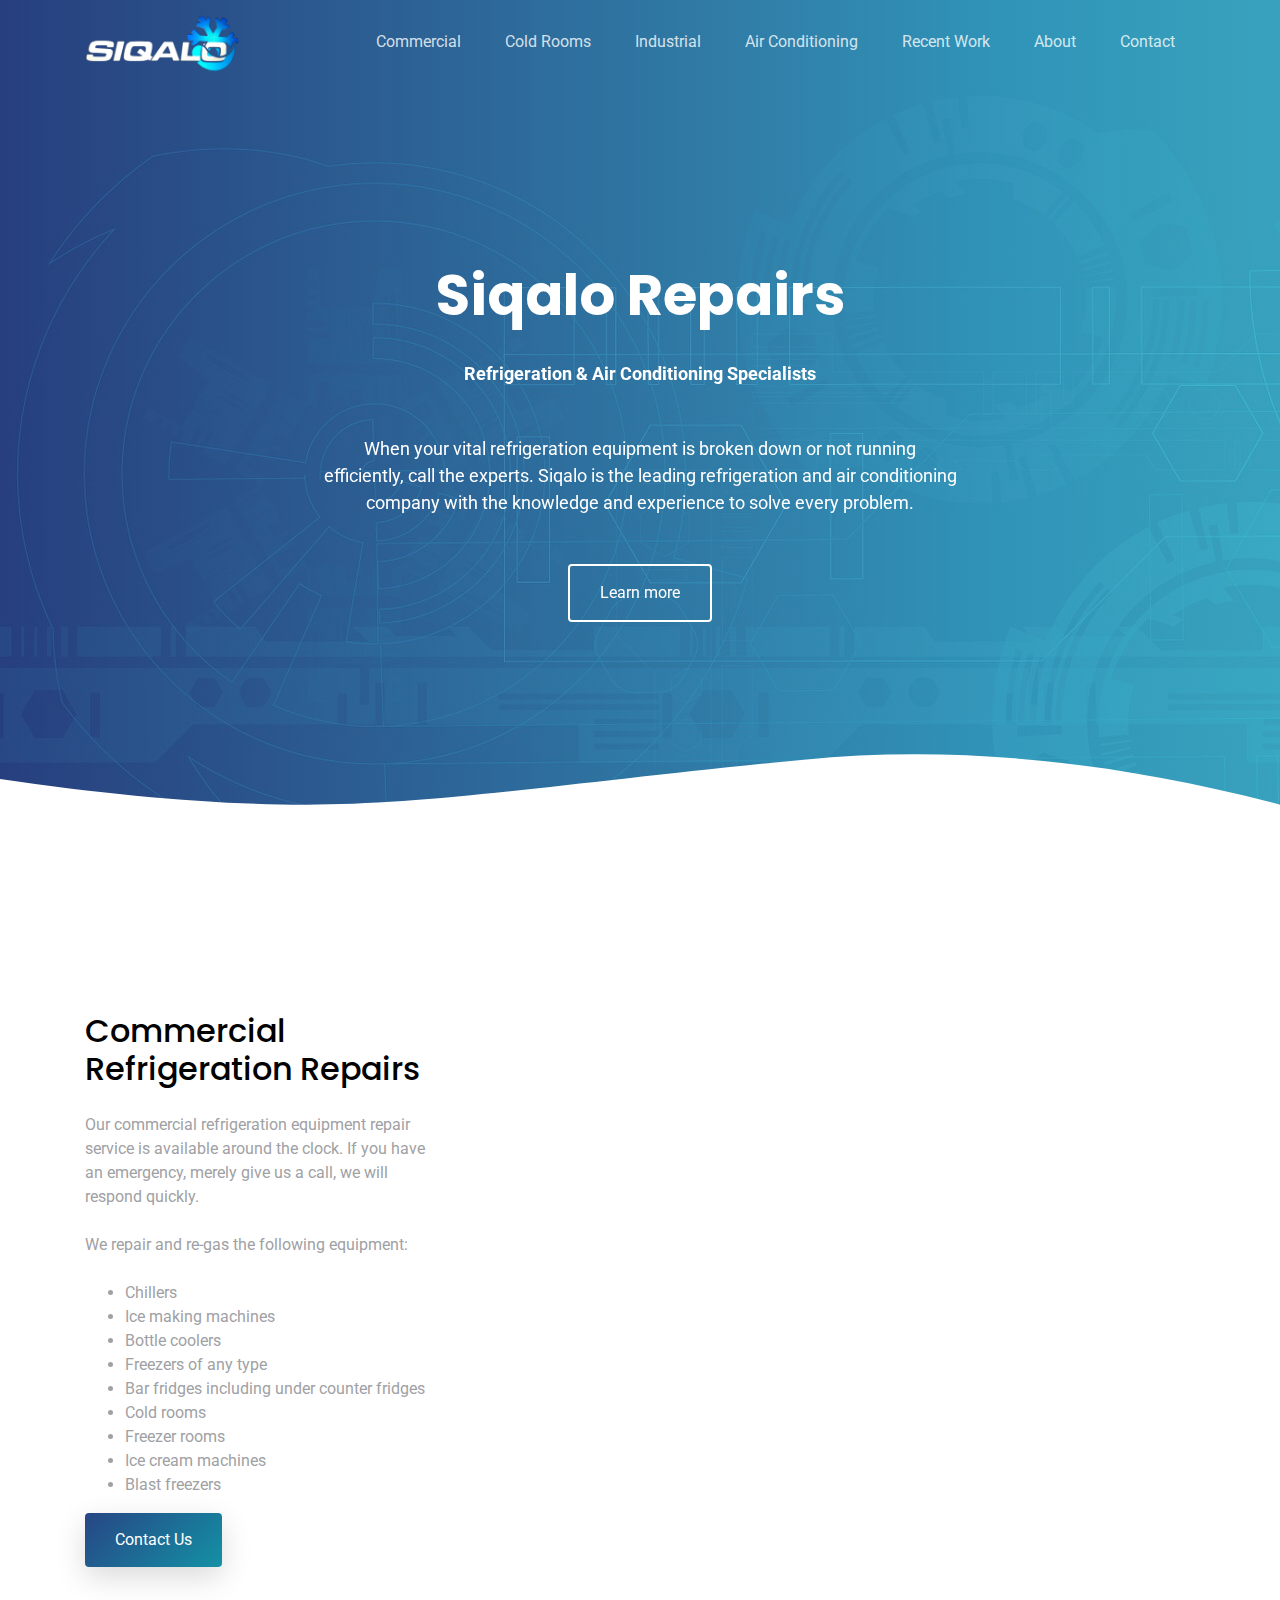
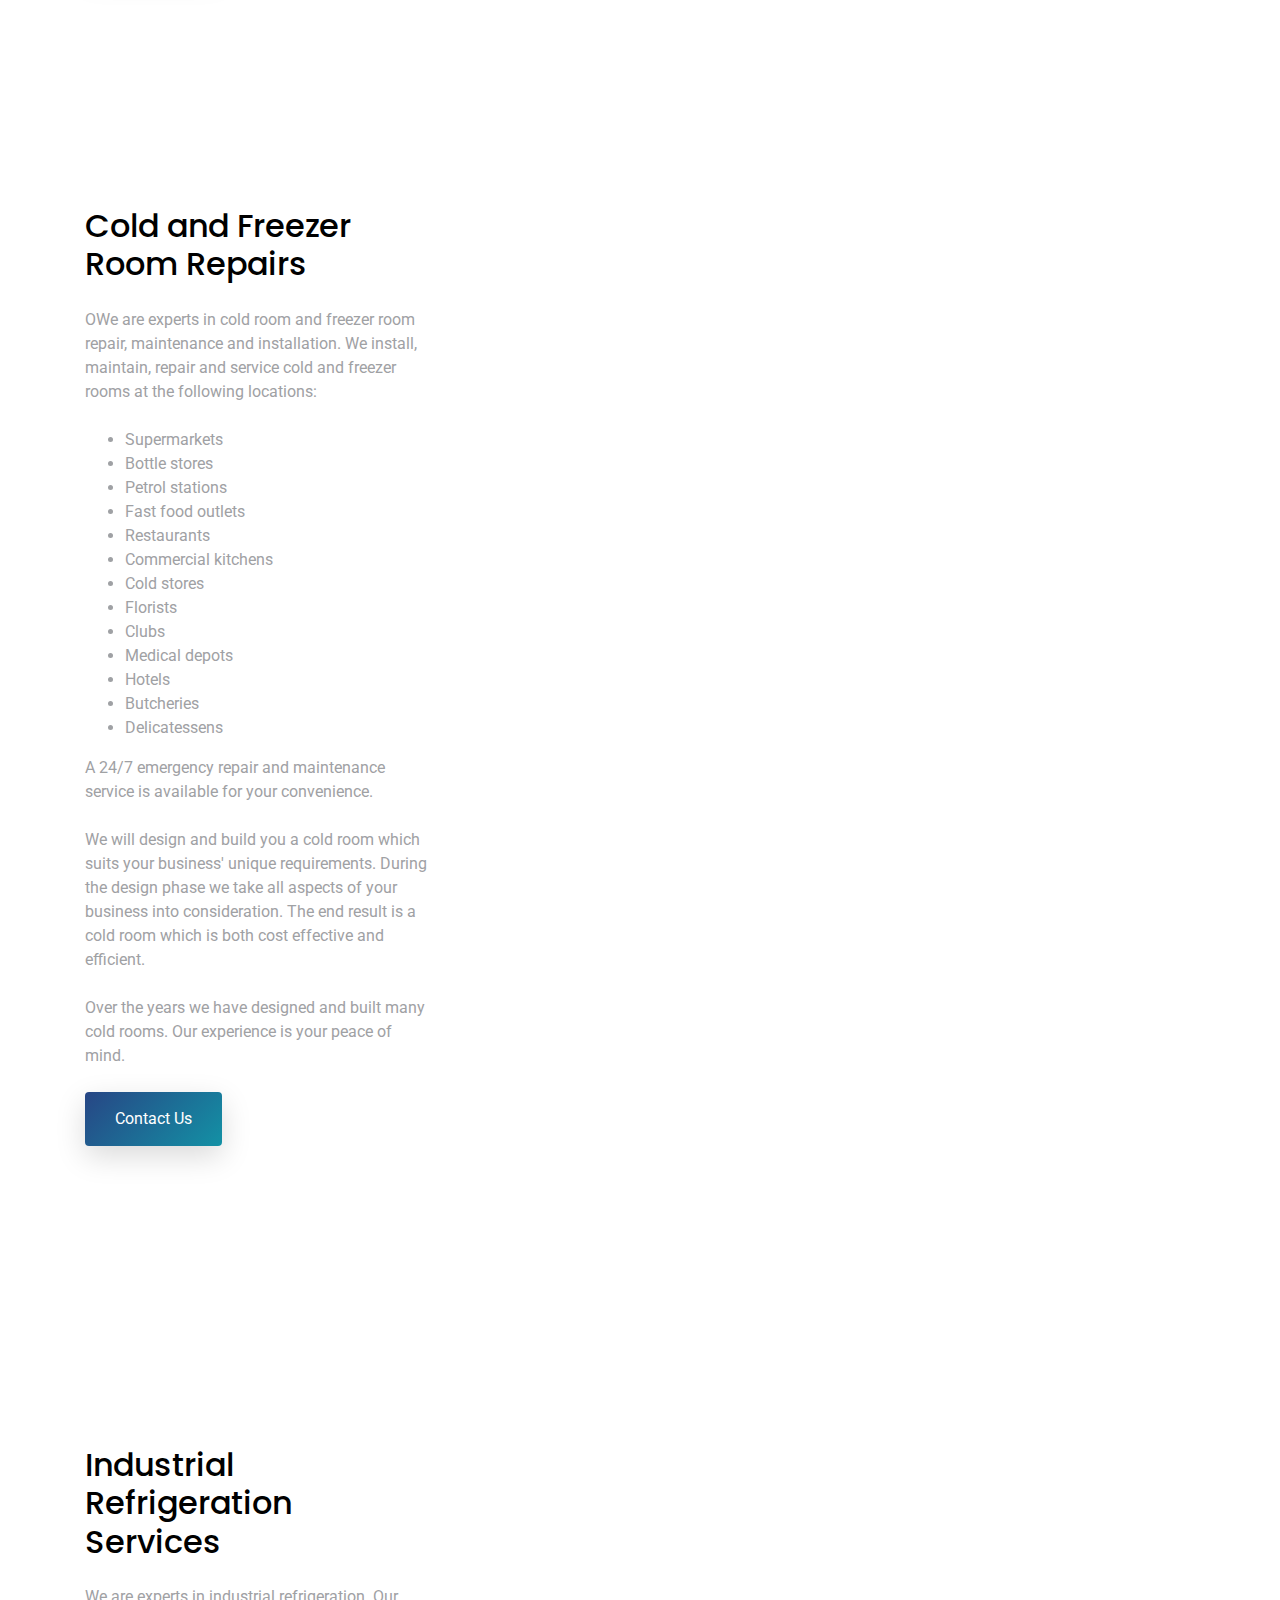
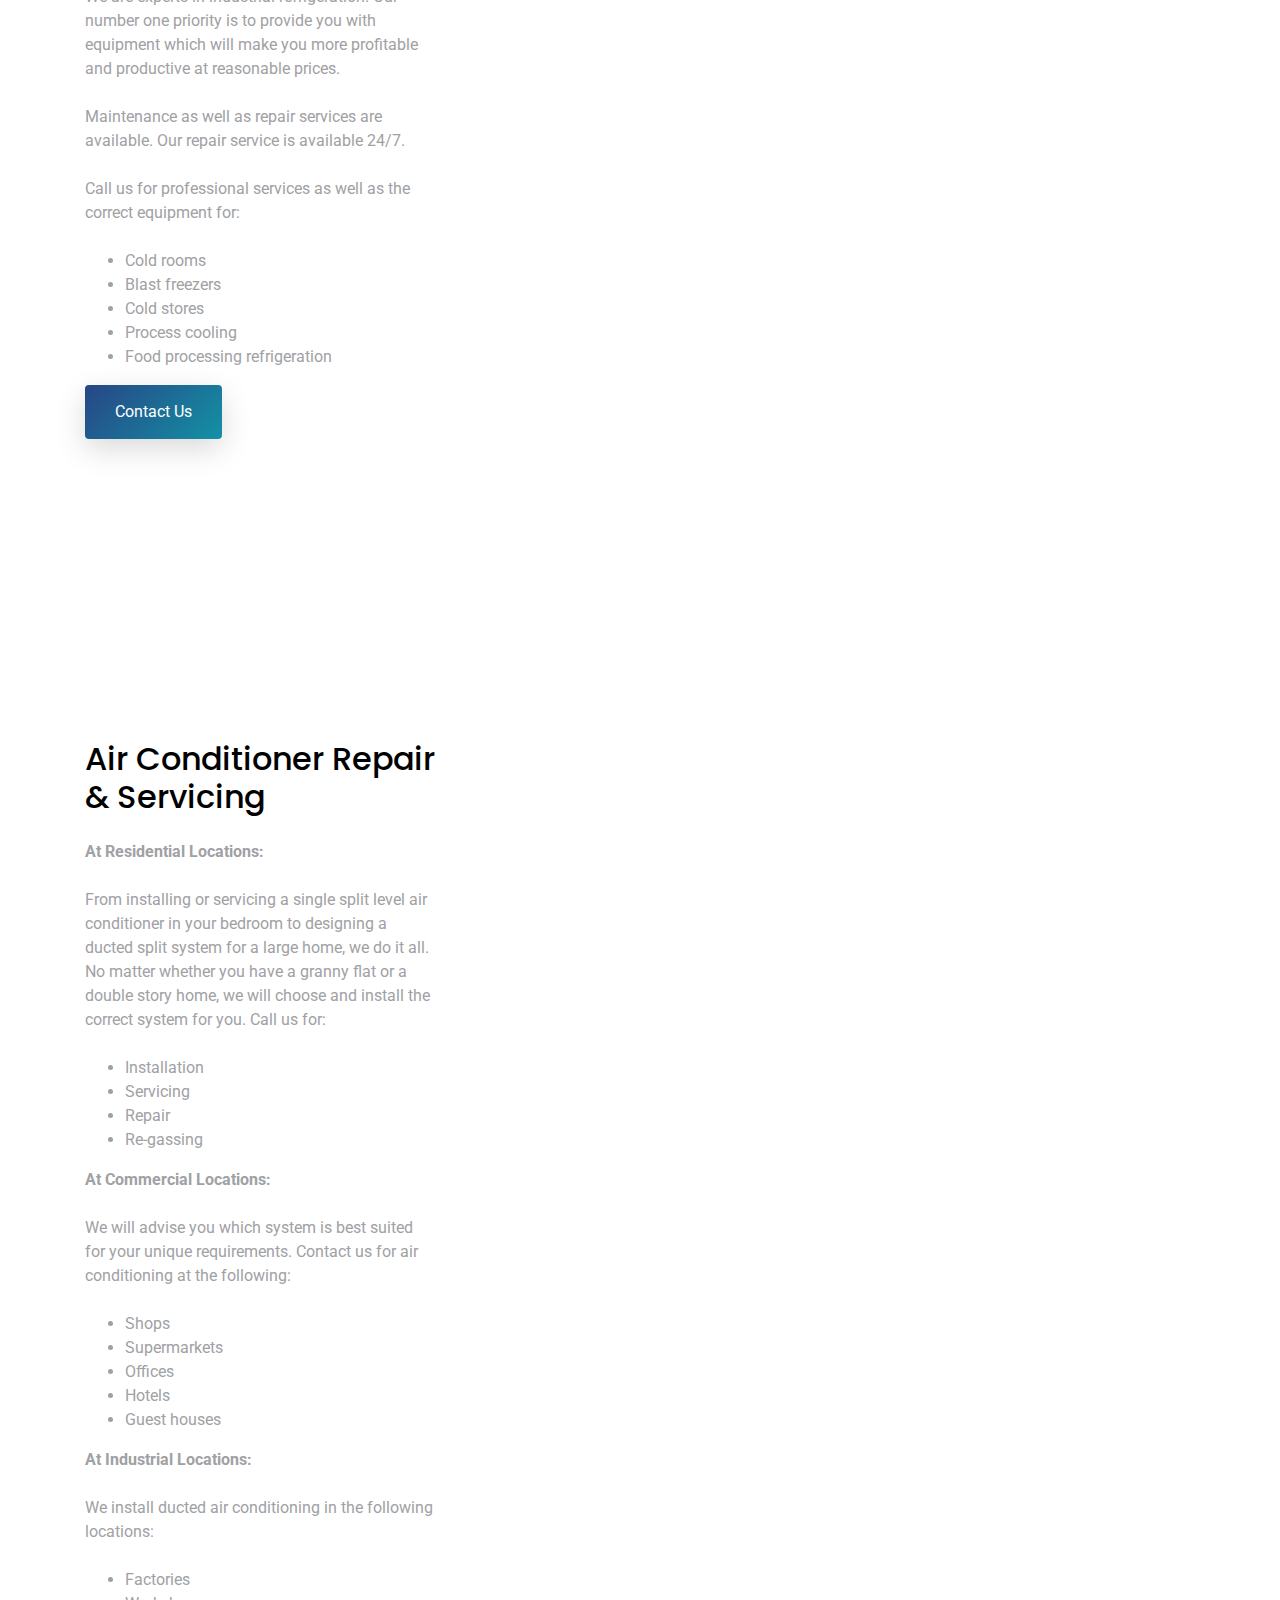
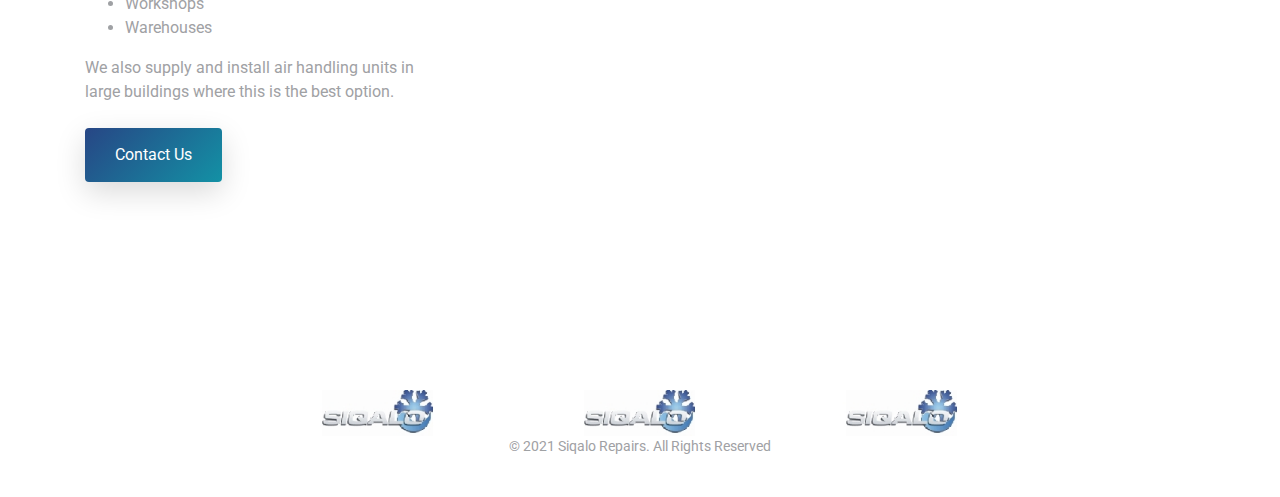
<file: index.html>
<!DOCTYPE html>
<html lang="en">

<head>
  <meta charset="utf-8">
  <meta name="viewport" content="width=device-width, initial-scale=1.0">

  <title> Siqalo Repairs Home </title>
  <meta content="" name="description">
  <meta content="" name="keywords">

  <!-- Favicons -->
  <link href="assets/img/favicon.ico" rel="icon">
  <link href="assets/img/apple-touch-icon.png" rel="apple-touch-icon">

  <!-- Google Fonts -->
  <link href="https://fonts.googleapis.com/css?family=Roboto:300,300i,400,400i,500,500i,600,600i,700,700i|Poppins:300,300i,400,400i,500,500i,600,600i,700,700i" rel="stylesheet">

  <!-- Vendor CSS Files -->
  <link href="assets/vendor/bootstrap/css/bootstrap.min.css" rel="stylesheet">
  <link href="assets/vendor/icofont/icofont.min.css" rel="stylesheet">
  <link href="assets/vendor/aos/aos.css" rel="stylesheet">
  <link href="assets/vendor/line-awesome/css/line-awesome.min.css" rel="stylesheet">
  <link href="assets/vendor/owl.carousel/assets/owl.carousel.min.css" rel="stylesheet">

  <!-- Template Main CSS File -->
  <link href="assets/css/style.css" rel="stylesheet">

  <!-- =======================================================
  * Template Name: SoftLand - v2.2.0
  * Template URL: https://bootstrapmade.com/softland-bootstrap-app-landing-page-template/
  * Author: BootstrapMade.com
  * License: https://bootstrapmade.com/license/
  ======================================================== -->
</head>

<body>

  <!-- ======= Mobile Menu ======= -->
  <div class="site-mobile-menu site-navbar-target">
    <div class="site-mobile-menu-header">
      <div class="site-mobile-menu-close mt-3">
        <span class="icofont-close js-menu-toggle"></span>
      </div>
    </div>
    <div class="site-mobile-menu-body"></div>
  </div>

  <!-- ======= Header ======= -->
  <header class="site-navbar js-sticky-header site-navbar-target" role="banner">

    <div class="container">
      <div class="row align-items-center">

        <div class="col-6 col-lg-2">
          <h1 class="mb-0 site-logo"><a href="index.html" class="mb-0">
            <img src="./assets/img/newLogo2.png" style="width:100%;"  >
          </a></h1>
        </div>

        <div class="col-12 col-md-10 d-none d-lg-block">
          <nav class="site-navigation position-relative text-right" role="navigation">

            <ul class="site-menu main-menu js-clone-nav mr-auto d-none d-lg-block">
              
              <li><a href="#Commercial" class="nav-link"> Commercial </a></li>
              <li><a href="#Cold" class="nav-link"> Cold Rooms </a></li>
              <li><a href="#Industrial" class="nav-link"> Industrial </a></li>
              <li><a href="#Air" class="nav-link"> Air Conditioning </a></li>
              <li><a href="work.html" class="nav-link"> Recent Work </a></li>
              <li><a href="pricing.html" class="nav-link"> About </a></li>
              <li><a href="contact.html" class="nav-link">Contact</a></li>
            </ul>
          </nav>
        </div>

        <div class="col-6 d-inline-block d-lg-none ml-md-0 py-3" style="position: relative; top: 3px;">

          <a href="#" class="burger site-menu-toggle js-menu-toggle" data-toggle="collapse" data-target="#main-navbar">
            <span></span>
          </a>
        </div>

      </div>
    </div>

  </header>

  <!-- ======= Hero Section ======= -->
  <section class="hero-section" id="hero">

    <div class="wave">

      <svg width="100%" height="355px" viewBox="0 0 1920 355" version="1.1" xmlns="http://www.w3.org/2000/svg" xmlns:xlink="http://www.w3.org/1999/xlink">
        <g id="Page-1" stroke="none" stroke-width="1" fill="none" fill-rule="evenodd">
          <g id="Apple-TV" transform="translate(0.000000, -402.000000)" fill="#FFFFFF">
            <path d="M0,439.134243 C175.04074,464.89273 327.944386,477.771974 458.710937,477.771974 C654.860765,477.771974 870.645295,442.632362 1205.9828,410.192501 C1429.54114,388.565926 1667.54687,411.092417 1920,477.771974 L1920,757 L1017.15166,757 L0,757 L0,439.134243 Z" id="Path"></path>
          </g>
        </g>
      </svg>

    </div>

    <div class="container">
      <div class="row align-items-center">
        <div class="col-12">
          <div class="row row justify-content-center">
            <div class="col-md-7 text-center hero-text">
              <h1 data-aos="fade-up"> Siqalo Repairs </h1>
              <p class="mb-5" data-aos="fade-up" data-aos-delay="100"> <strong> Refrigeration & Air Conditioning Specialists </strong> </p>
              <p class="mb-5" data-aos="fade-up" data-aos-delay="100"> When your vital refrigeration equipment is broken down or not running efficiently, call the experts. Siqalo is the leading refrigeration and air conditioning company with the knowledge and experience to solve every problem. </p>
              <p data-aos="fade-up" data-aos-delay="200" data-aos-offset="-500"><a href="#Commercial" class="btn btn-outline-white"> Learn more</a></p>
            </div>
            
          </div>
        </div>
      </div>
    </div>

  </section><!-- End Hero -->

  <main id="main">

    <!-- ======= Home Section ======= -->

    <a name="Commercial"></a> 
    <section class="section">
      <div class="container">
        <div class="row align-items-center">
          <div class="col-md-4 mr-auto">
            <h2 class="mb-4">Commercial Refrigeration Repairs</h2>
            <p class="mb-4">Our commercial refrigeration equipment repair service is available around the clock. If you have an emergency,
               merely give us a call, we will respond quickly.</p>
               <p class="mb-4">We repair and re-gas the following equipment:</p>
            <ul>
              <li>Chillers</li>
              <li>Ice making machines</li>
              <li>Bottle coolers</li>
              <li>Freezers of any type</li>
              <li>Bar fridges including under counter fridges</li>
              <li>Cold rooms</li>
              <li>Freezer rooms</li>
              <li>Ice cream machines</li>
              <li>Blast freezers</li>
            </ul>   
            <p><a href="./contact.html" class="btn btn-primary"> Contact Us </a></p>
          </div>
          <div class="col-md-8" data-aos="fade-left">
            <img src="assets/img/comm5.jpg" alt="Image" class="img-responsive" style="width:100%; height: 570px;" >  
          </div>
        </div>
      </div>
    </section>

    <a name="Cold"></a> 
    <section class="section">
      <div class="container">
        <div class="row align-items-center">
          <div class="col-md-4 mr-auto">
            <h2 class="mb-4">Cold and Freezer Room Repairs</h2>
            <p class="mb-4">OWe are experts in cold room and freezer room repair, maintenance and installation. 
              We install, maintain, repair and service cold and freezer rooms at the following locations:</p>
            <ul>
              <li>Supermarkets</li>
              <li>Bottle stores</li>
              <li>Petrol stations</li>
              <li>Fast food outlets</li>
              <li>Restaurants</li>
              <li>Commercial kitchens</li>
              <li>Cold stores</li>
              <li>Florists</li>
              <li>Clubs</li>
              <li>Medical depots</li>
              <li>Hotels</li>
              <li>Butcheries</li>
              <li>Delicatessens</li>
            </ul>   
            <p class="mb-4">A 24/7 emergency repair and maintenance service is available for your convenience.</p>
            <p class="mb-4">We will design and build you a cold room which suits your business' unique requirements.  During the design phase we take all aspects of your business into consideration. 
               The end result is a cold room which is both cost effective and efficient.</p>
            <p class="mb-4">Over the years we have designed and built many cold rooms.  Our experience is your peace of mind.</p>
            <p><a href="./contact.html" class="btn btn-primary"> Contact Us </a></p>
            
          </div>
          <div class="col-md-8" data-aos="fade-right">
            <img src="assets/img/cold5.jpg" alt="Image" class="img-responsive" style="width:100%;" >
          </div>
        </div>
      </div>
    </section>

    <a name="Industrial"></a> 
    <section class="section">
      <div class="container">
        <div class="row align-items-center">
          <div class="col-md-4 mr-auto">
            <h2 class="mb-4"> Industrial Refrigeration Services </h2>
            <p class="mb-4">We are experts in industrial refrigeration. 
               Our number one priority is to provide you with equipment which will make you more profitable and productive at reasonable prices.</p>
               <p class="mb-4">Maintenance as well as repair services are available.  Our repair service is available 24/7.</p>
               <p class="mb-4">Call us for professional services as well as the correct equipment for:</p>
            <ul>
              <li>Cold rooms</li>
              <li>Blast freezers</li>
              <li>Cold stores</li>
              <li>Process cooling</li>
              <li>Food processing refrigeration</li>
            </ul>   
            <p><a href="./contact.html" class="btn btn-primary"> Contact Us </a></p>
          </div>
          <div class="col-md-8" data-aos="fade-left">
            <img src="assets/img/ind5.jpg" alt="Image" class="img-responsive" style="width:100%;" >
          </div>
        </div>
      </div>
    </section>

    <a name="Air"></a> 
    <section class="section">
      <div class="container">
        <div class="row align-items-center">
          <div class="col-md-4 mr-auto">
            <h2 class="mb-4">Air Conditioner Repair & Servicing</h2>
            <p class="mb-4"> <strong> At Residential Locations:</strong></p>
            <p class="mb-4">From installing or servicing a single split level air conditioner in your bedroom to designing a ducted split system for a large home, we do it all. 
               No matter whether you have a granny flat or a double story home, we will choose and install the correct system for you. Call us for:</p>
               
            <ul>
              <li>Installation</li>
              <li>Servicing</li>
              <li>Repair</li>
              <li>Re-gassing</li>
            </ul>   
            <p class="mb-4"> <strong> At Commercial Locations:</strong></p>
            <p class="mb-4">We will advise you which system is best suited for your unique requirements.
                Contact us for air conditioning at the following:</p>
               
            <ul>
              <li>Shops</li>
              <li>Supermarkets</li>
              <li>Offices</li>
              <li>Hotels</li>
              <li>Guest houses</li>
            </ul>
            <p class="mb-4"> <strong> At Industrial Locations:</strong></p>
            <p class="mb-4">We install ducted air conditioning in the following locations:</p>
               
            <ul>
              <li>Factories</li>
              <li>Workshops</li>
              <li>Warehouses</li>
            </ul>
            <p class="mb-4">We also supply and install air handling units in large buildings where this is the best option.</p>
            <p><a href="./contact.html" class="btn btn-primary"> Contact Us </a></p>
            
          </div>
          <div class="col-md-8" data-aos="fade-right">
            <img src="assets/img/air5.jpg" alt="Image" class="img-responsive" style="width:100%;" >
          </div>
        </div>
      </div>
    </section>



  </main><!-- End #main -->

  
  <!-- ======= Footer ======= -->
  <footer class="footer" role="contentinfo">
    <img class="center" src="./assets/img/bottomlogo.jpg">
    <div class="container">
      <div class="row justify-content-center text-center">
        <div class="col-md-7">
          <p class="copyright">&copy; 2021 Siqalo Repairs. All Rights Reserved</p>
          <div class="credits">
            <!--
            All the links in the footer should remain intact.
            You can delete the links only if you purchased the pro version.
            Licensing information: https://bootstrapmade.com/license/
            Purchase the pro version with working PHP/AJAX contact form: https://bootstrapmade.com/buy/?theme=SoftLand
            Designed by <a href="https://bootstrapmade.com/">BootstrapMade</a>
          -->
            
          </div>
        </div>
      </div>

    </div>
  </footer>

  <a href="#" class="back-to-top"><i class="icofont-simple-up"></i></a>

  <!-- Vendor JS Files -->
  <script src="assets/vendor/jquery/jquery.min.js"></script>
  <script src="assets/vendor/bootstrap/js/bootstrap.bundle.min.js"></script>
  <script src="assets/vendor/jquery.easing/jquery.easing.min.js"></script>
  <script src="assets/vendor/php-email-form/validate.js"></script>
  <script src="assets/vendor/aos/aos.js"></script>
  <script src="assets/vendor/owl.carousel/owl.carousel.min.js"></script>
  <script src="assets/vendor/jquery-sticky/jquery.sticky.js"></script>

  <!-- Template Main JS File -->
  <script src="assets/js/main.js"></script>

</body>

</html>
</file>
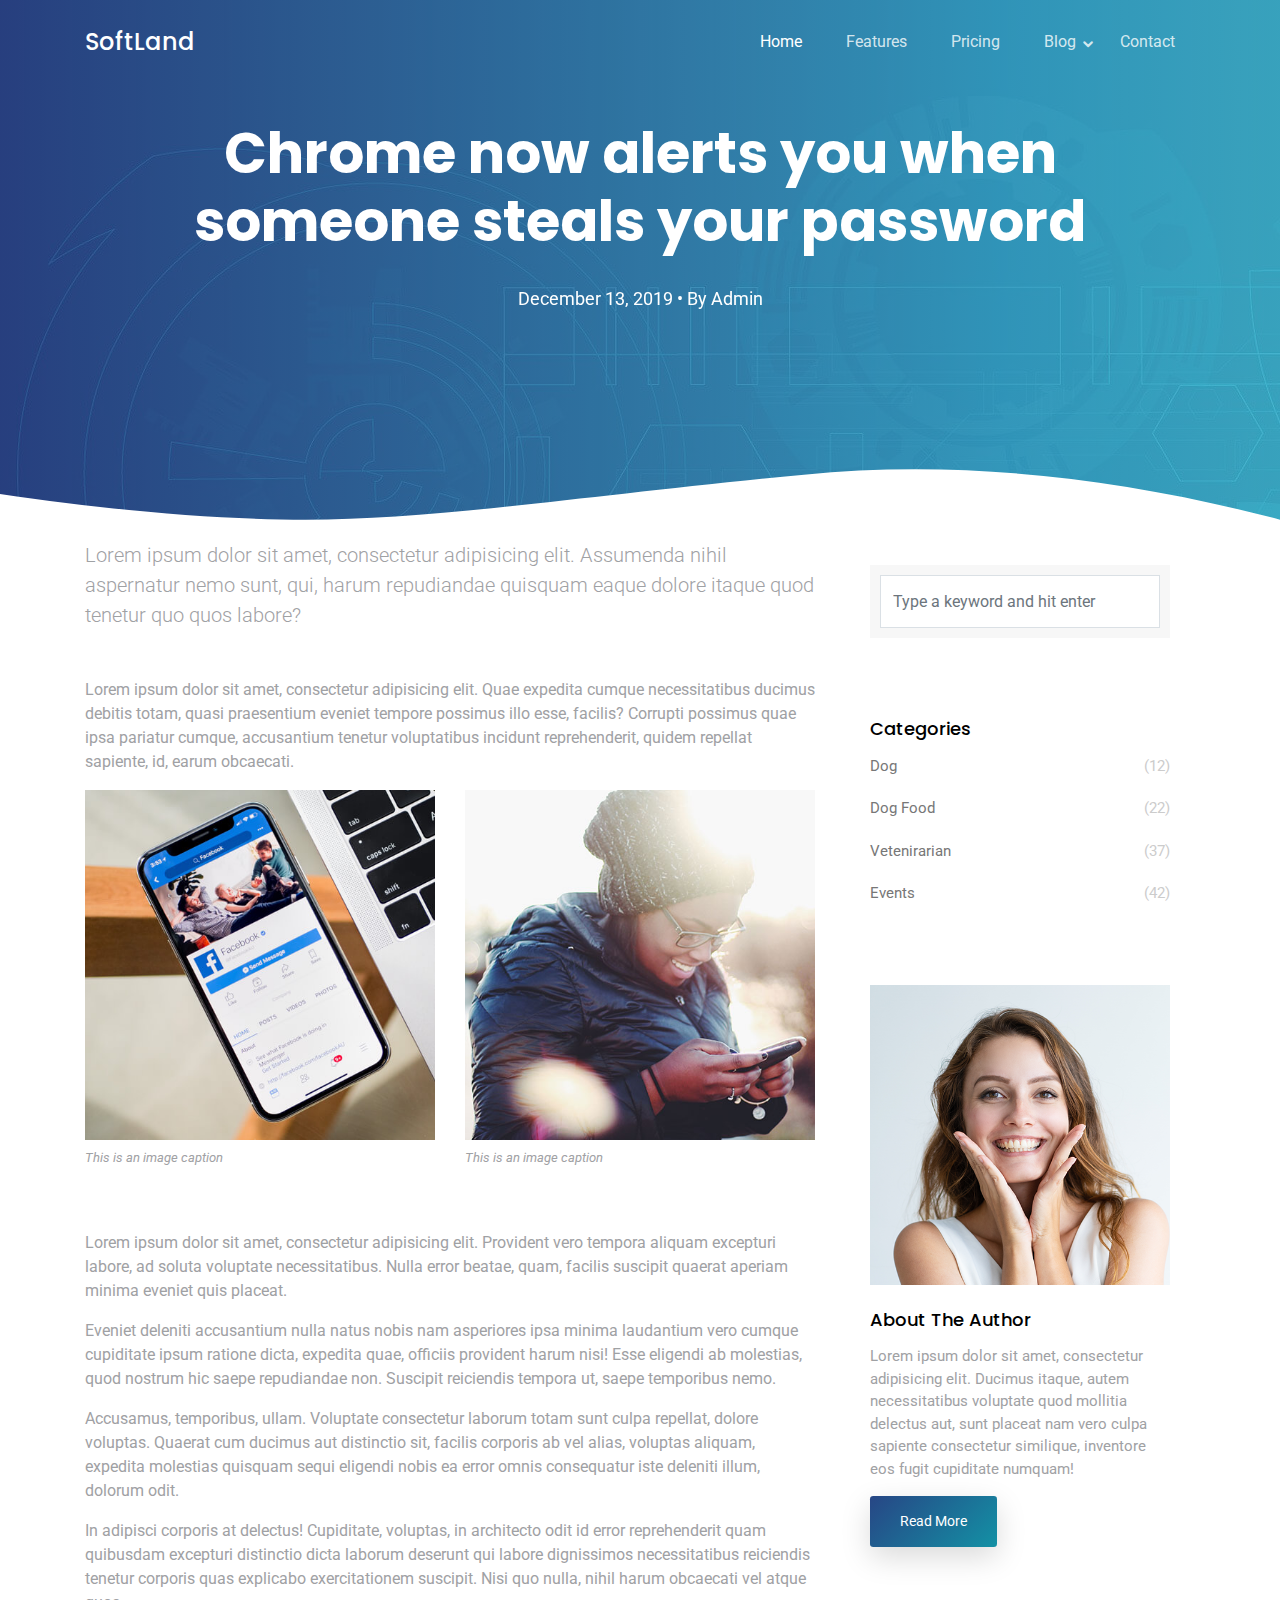
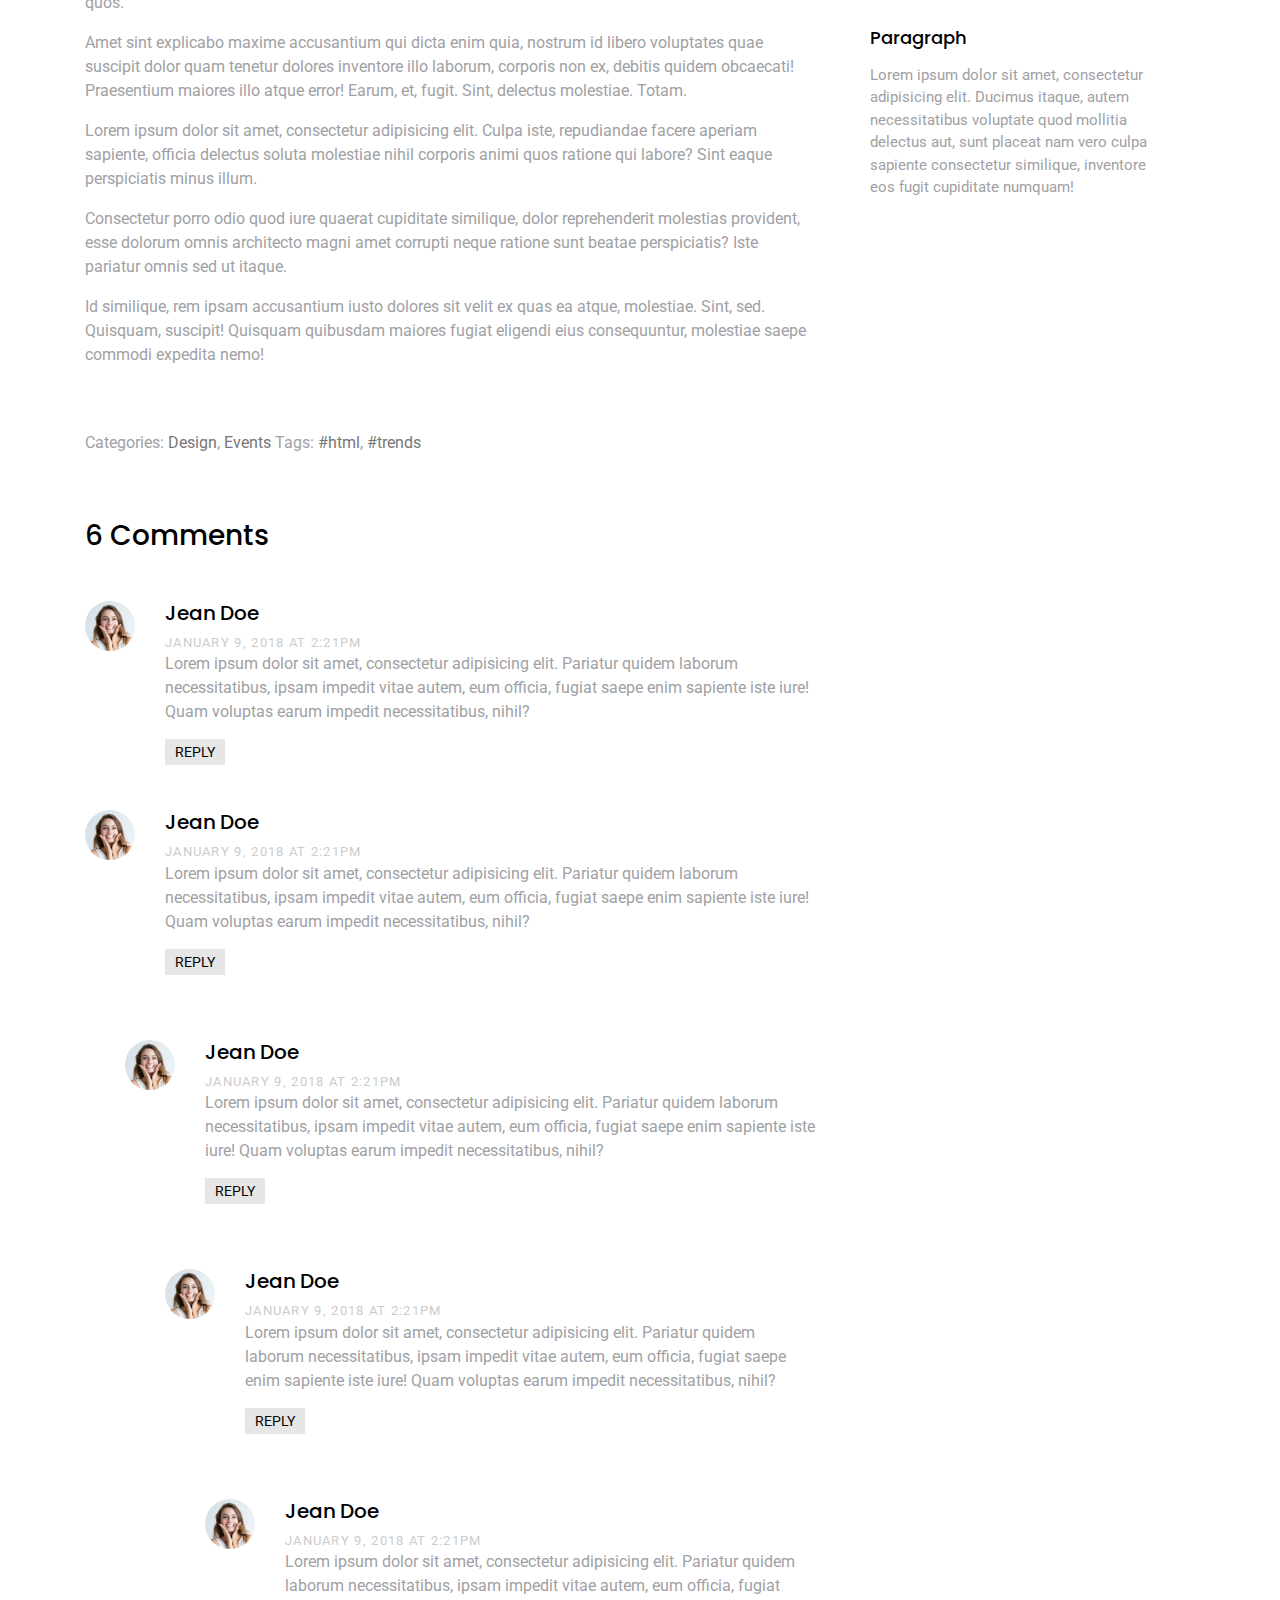
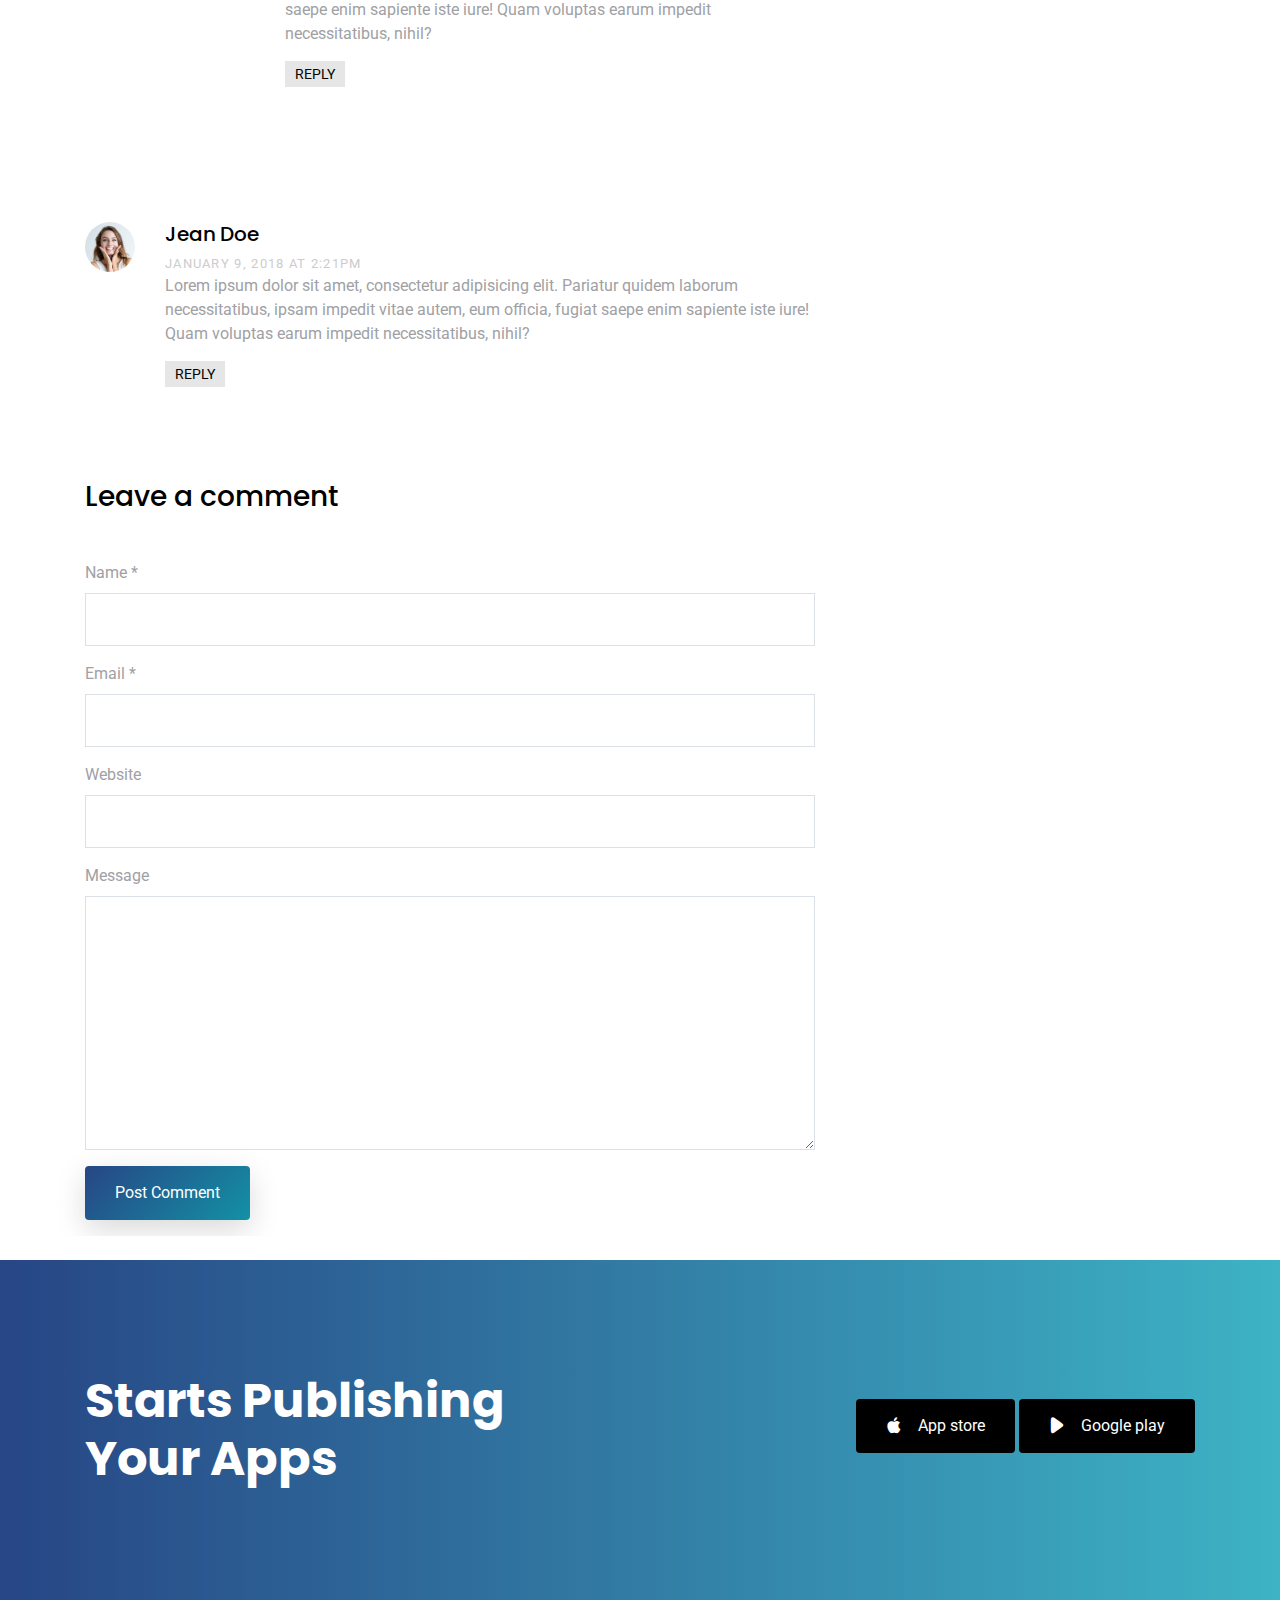
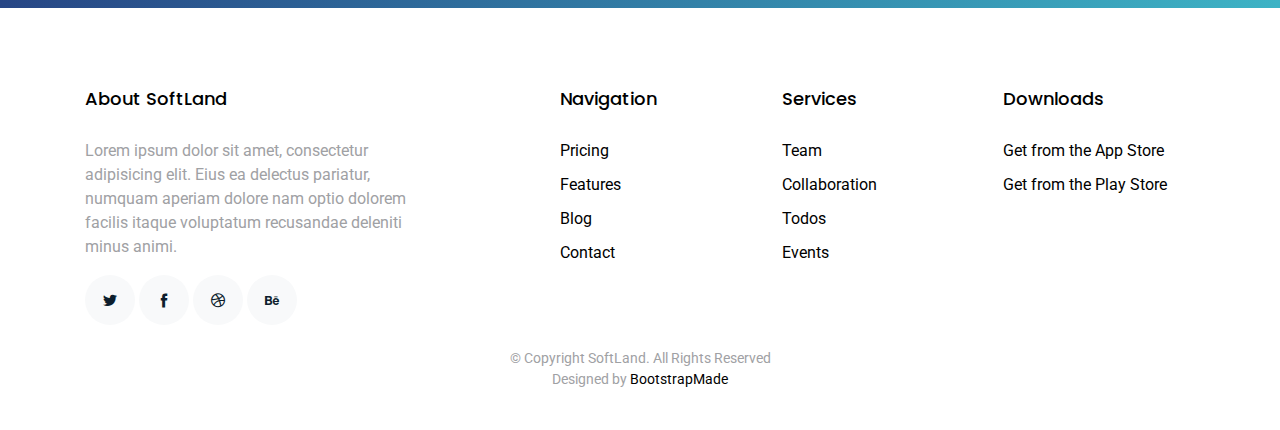
<file: blog-single.html>
<!DOCTYPE html>
<html lang="en">

<head>
  <meta charset="utf-8">
  <meta content="width=device-width, initial-scale=1.0" name="viewport">

  <title>Blog Single - SoftLand Bootstrap Template</title>
  <meta content="" name="description">
  <meta content="" name="keywords">

  <!-- Favicons -->
  <link href="assets/img/favicon.png" rel="icon">
  <link href="assets/img/apple-touch-icon.png" rel="apple-touch-icon">

  <!-- Google Fonts -->
  <link href="https://fonts.googleapis.com/css?family=Roboto:300,300i,400,400i,500,500i,600,600i,700,700i|Poppins:300,300i,400,400i,500,500i,600,600i,700,700i" rel="stylesheet">

  <!-- Vendor CSS Files -->
  <link href="assets/vendor/bootstrap/css/bootstrap.min.css" rel="stylesheet">
  <link href="assets/vendor/icofont/icofont.min.css" rel="stylesheet">
  <link href="assets/vendor/aos/aos.css" rel="stylesheet">
  <link href="assets/vendor/line-awesome/css/line-awesome.min.css" rel="stylesheet">
  <link href="assets/vendor/owl.carousel/assets/owl.carousel.min.css" rel="stylesheet">

  <!-- Template Main CSS File -->
  <link href="assets/css/style.css" rel="stylesheet">

  <!-- =======================================================
  * Template Name: SoftLand - v2.2.0
  * Template URL: https://bootstrapmade.com/softland-bootstrap-app-landing-page-template/
  * Author: BootstrapMade.com
  * License: https://bootstrapmade.com/license/
  ======================================================== -->
</head>

<body>

  <!-- ======= Mobile Menu ======= -->
  <div class="site-mobile-menu site-navbar-target">
    <div class="site-mobile-menu-header">
      <div class="site-mobile-menu-close mt-3">
        <span class="icofont-close js-menu-toggle"></span>
      </div>
    </div>
    <div class="site-mobile-menu-body"></div>
  </div>

  <!-- ======= Header ======= -->
  <header class="site-navbar js-sticky-header site-navbar-target" role="banner">

    <div class="container">
      <div class="row align-items-center">

        <div class="col-6 col-lg-2">
          <h1 class="mb-0 site-logo"><a href="index.html" class="mb-0">SoftLand</a></h1>
        </div>

        <div class="col-12 col-md-10 d-none d-lg-block">
          <nav class="site-navigation position-relative text-right" role="navigation">

            <ul class="site-menu main-menu js-clone-nav mr-auto d-none d-lg-block">
              <li class="active"><a href="index.html" class="nav-link">Home</a></li>
              <li><a href="features.html" class="nav-link">Features</a></li>
              <li><a href="pricing.html" class="nav-link">Pricing</a></li>

              <li class="has-children">
                <a href="blog.html" class="nav-link">Blog</a>
                <ul class="dropdown">
                  <li><a href="blog.html" class="nav-link">Blog</a></li>
                  <li><a href="blog-single.html" class="nav-link">Blog Sigle</a></li>
                </ul>
              </li>
              <li><a href="contact.html" class="nav-link">Contact</a></li>
            </ul>
          </nav>
        </div>

        <div class="col-6 d-inline-block d-lg-none ml-md-0 py-3" style="position: relative; top: 3px;">

          <a href="#" class="burger site-menu-toggle js-menu-toggle" data-toggle="collapse" data-target="#main-navbar">
            <span></span>
          </a>
        </div>

      </div>
    </div>

  </header>

  <main id="main">

    <!-- ======= Single Blog Section ======= -->
    <section class="hero-section inner-page">
      <div class="wave">

        <svg width="1920px" height="265px" viewBox="0 0 1920 265" version="1.1" xmlns="http://www.w3.org/2000/svg" xmlns:xlink="http://www.w3.org/1999/xlink">
          <g id="Page-1" stroke="none" stroke-width="1" fill="none" fill-rule="evenodd">
            <g id="Apple-TV" transform="translate(0.000000, -402.000000)" fill="#FFFFFF">
              <path d="M0,439.134243 C175.04074,464.89273 327.944386,477.771974 458.710937,477.771974 C654.860765,477.771974 870.645295,442.632362 1205.9828,410.192501 C1429.54114,388.565926 1667.54687,411.092417 1920,477.771974 L1920,667 L1017.15166,667 L0,667 L0,439.134243 Z" id="Path"></path>
            </g>
          </g>
        </svg>

      </div>

      <div class="container">
        <div class="row align-items-center">
          <div class="col-12">
            <div class="row justify-content-center">
              <div class="col-md-10 text-center hero-text">
                <h1 data-aos="fade-up" data-aos-delay="">Chrome now alerts you when someone steals your password</h1>
                <p class="mb-5" data-aos="fade-up" data-aos-delay="100">December 13, 2019 &bullet; By <a href="#" class="text-white">Admin</a></p>
              </div>
            </div>
          </div>
        </div>
      </div>

    </section>

    <section class="site-section mb-4">
      <div class="container">
        <div class="row">
          <div class="col-md-8 blog-content">

            <p class="lead mb-5">Lorem ipsum dolor sit amet, consectetur adipisicing elit. Assumenda nihil aspernatur nemo sunt, qui, harum repudiandae quisquam eaque dolore itaque quod tenetur quo quos labore?</p>
            <p>Lorem ipsum dolor sit amet, consectetur adipisicing elit. Quae expedita cumque necessitatibus ducimus debitis totam, quasi praesentium eveniet tempore possimus illo esse, facilis? Corrupti possimus quae ipsa pariatur cumque, accusantium tenetur voluptatibus incidunt reprehenderit, quidem repellat sapiente, id, earum obcaecati.</p>

            <div class="row mb-5">
              <div class="col-md-6">
                <figure><img src="assets/img/img_1.jpg" alt="Free Website Template by Free-Template.co" class="img-fluid">
                  <figcaption>This is an image caption</figcaption>
                </figure>
              </div>
              <div class="col-md-6">
                <figure><img src="assets/img/img_2.jpg" alt="Free Website Template by Free-Template.co" class="img-fluid">
                  <figcaption>This is an image caption</figcaption>
                </figure>
              </div>
            </div>

            <blockquote>
              <p>Lorem ipsum dolor sit amet, consectetur adipisicing elit. Provident vero tempora aliquam excepturi labore, ad soluta voluptate necessitatibus. Nulla error beatae, quam, facilis suscipit quaerat aperiam minima eveniet quis placeat.</p>
            </blockquote>

            <p>Eveniet deleniti accusantium nulla natus nobis nam asperiores ipsa minima laudantium vero cumque cupiditate ipsum ratione dicta, expedita quae, officiis provident harum nisi! Esse eligendi ab molestias, quod nostrum hic saepe repudiandae non. Suscipit reiciendis tempora ut, saepe temporibus nemo.</p>
            <p>Accusamus, temporibus, ullam. Voluptate consectetur laborum totam sunt culpa repellat, dolore voluptas. Quaerat cum ducimus aut distinctio sit, facilis corporis ab vel alias, voluptas aliquam, expedita molestias quisquam sequi eligendi nobis ea error omnis consequatur iste deleniti illum, dolorum odit.</p>
            <p>In adipisci corporis at delectus! Cupiditate, voluptas, in architecto odit id error reprehenderit quam quibusdam excepturi distinctio dicta laborum deserunt qui labore dignissimos necessitatibus reiciendis tenetur corporis quas explicabo exercitationem suscipit. Nisi quo nulla, nihil harum obcaecati vel atque quos.</p>
            <p>Amet sint explicabo maxime accusantium qui dicta enim quia, nostrum id libero voluptates quae suscipit dolor quam tenetur dolores inventore illo laborum, corporis non ex, debitis quidem obcaecati! Praesentium maiores illo atque error! Earum, et, fugit. Sint, delectus molestiae. Totam.</p>

            <p>Lorem ipsum dolor sit amet, consectetur adipisicing elit. Culpa iste, repudiandae facere aperiam sapiente, officia delectus soluta molestiae nihil corporis animi quos ratione qui labore? Sint eaque perspiciatis minus illum.</p>
            <p>Consectetur porro odio quod iure quaerat cupiditate similique, dolor reprehenderit molestias provident, esse dolorum omnis architecto magni amet corrupti neque ratione sunt beatae perspiciatis? Iste pariatur omnis sed ut itaque.</p>
            <p>Id similique, rem ipsam accusantium iusto dolores sit velit ex quas ea atque, molestiae. Sint, sed. Quisquam, suscipit! Quisquam quibusdam maiores fugiat eligendi eius consequuntur, molestiae saepe commodi expedita nemo!</p>
            <div class="pt-5">
              <p>Categories: <a href="#">Design</a>, <a href="#">Events</a> Tags: <a href="#">#html</a>, <a href="#">#trends</a></p>
            </div>

            <div class="pt-5">
              <h3 class="mb-5">6 Comments</h3>
              <ul class="comment-list">
                <li class="comment">
                  <div class="vcard bio">
                    <img src="assets/img/person_1.jpg" alt="Free Website Template by Free-Template.co">
                  </div>
                  <div class="comment-body">
                    <h3>Jean Doe</h3>
                    <div class="meta">January 9, 2018 at 2:21pm</div>
                    <p>Lorem ipsum dolor sit amet, consectetur adipisicing elit. Pariatur quidem laborum necessitatibus, ipsam impedit vitae autem, eum officia, fugiat saepe enim sapiente iste iure! Quam voluptas earum impedit necessitatibus, nihil?</p>
                    <p><a href="#" class="reply">Reply</a></p>
                  </div>
                </li>

                <li class="comment">
                  <div class="vcard bio">
                    <img src="assets/img/person_1.jpg" alt="Image placeholder">
                  </div>
                  <div class="comment-body">
                    <h3>Jean Doe</h3>
                    <div class="meta">January 9, 2018 at 2:21pm</div>
                    <p>Lorem ipsum dolor sit amet, consectetur adipisicing elit. Pariatur quidem laborum necessitatibus, ipsam impedit vitae autem, eum officia, fugiat saepe enim sapiente iste iure! Quam voluptas earum impedit necessitatibus, nihil?</p>
                    <p><a href="#" class="reply">Reply</a></p>
                  </div>

                  <ul class="children">
                    <li class="comment">
                      <div class="vcard bio">
                        <img src="assets/img/person_1.jpg" alt="Image placeholder">
                      </div>
                      <div class="comment-body">
                        <h3>Jean Doe</h3>
                        <div class="meta">January 9, 2018 at 2:21pm</div>
                        <p>Lorem ipsum dolor sit amet, consectetur adipisicing elit. Pariatur quidem laborum necessitatibus, ipsam impedit vitae autem, eum officia, fugiat saepe enim sapiente iste iure! Quam voluptas earum impedit necessitatibus, nihil?</p>
                        <p><a href="#" class="reply">Reply</a></p>
                      </div>

                      <ul class="children">
                        <li class="comment">
                          <div class="vcard bio">
                            <img src="assets/img/person_1.jpg" alt="Image placeholder">
                          </div>
                          <div class="comment-body">
                            <h3>Jean Doe</h3>
                            <div class="meta">January 9, 2018 at 2:21pm</div>
                            <p>Lorem ipsum dolor sit amet, consectetur adipisicing elit. Pariatur quidem laborum necessitatibus, ipsam impedit vitae autem, eum officia, fugiat saepe enim sapiente iste iure! Quam voluptas earum impedit necessitatibus, nihil?</p>
                            <p><a href="#" class="reply">Reply</a></p>
                          </div>

                          <ul class="children">
                            <li class="comment">
                              <div class="vcard bio">
                                <img src="assets/img/person_1.jpg" alt="Image placeholder">
                              </div>
                              <div class="comment-body">
                                <h3>Jean Doe</h3>
                                <div class="meta">January 9, 2018 at 2:21pm</div>
                                <p>Lorem ipsum dolor sit amet, consectetur adipisicing elit. Pariatur quidem laborum necessitatibus, ipsam impedit vitae autem, eum officia, fugiat saepe enim sapiente iste iure! Quam voluptas earum impedit necessitatibus, nihil?</p>
                                <p><a href="#" class="reply">Reply</a></p>
                              </div>
                            </li>
                          </ul>
                        </li>
                      </ul>
                    </li>
                  </ul>
                </li>

                <li class="comment">
                  <div class="vcard bio">
                    <img src="assets/img/person_1.jpg" alt="Image placeholder">
                  </div>
                  <div class="comment-body">
                    <h3>Jean Doe</h3>
                    <div class="meta">January 9, 2018 at 2:21pm</div>
                    <p>Lorem ipsum dolor sit amet, consectetur adipisicing elit. Pariatur quidem laborum necessitatibus, ipsam impedit vitae autem, eum officia, fugiat saepe enim sapiente iste iure! Quam voluptas earum impedit necessitatibus, nihil?</p>
                    <p><a href="#" class="reply">Reply</a></p>
                  </div>
                </li>
              </ul>
              <!-- END comment-list -->

              <div class="comment-form-wrap pt-5">
                <h3 class="mb-5">Leave a comment</h3>
                <form action="#" class="">
                  <div class="form-group">
                    <label for="name">Name *</label>
                    <input type="text" class="form-control" id="name">
                  </div>
                  <div class="form-group">
                    <label for="email">Email *</label>
                    <input type="email" class="form-control" id="email">
                  </div>
                  <div class="form-group">
                    <label for="website">Website</label>
                    <input type="url" class="form-control" id="website">
                  </div>

                  <div class="form-group">
                    <label for="message">Message</label>
                    <textarea name="" id="message" cols="30" rows="10" class="form-control"></textarea>
                  </div>
                  <div class="form-group">
                    <input type="submit" value="Post Comment" class="btn btn-primary">
                  </div>

                </form>
              </div>
            </div>

          </div>
          <div class="col-md-4 sidebar">
            <div class="sidebar-box">
              <form action="#" class="search-form">
                <div class="form-group">
                  <span class="icon fa fa-search"></span>
                  <input type="text" class="form-control" placeholder="Type a keyword and hit enter">
                </div>
              </form>
            </div>
            <div class="sidebar-box">
              <div class="categories">
                <h3>Categories</h3>
                <li><a href="#">Dog <span>(12)</span></a></li>
                <li><a href="#">Dog Food <span>(22)</span></a></li>
                <li><a href="#">Vetenirarian <span>(37)</span></a></li>
                <li><a href="#">Events<span>(42)</span></a></li>
              </div>
            </div>
            <div class="sidebar-box">
              <img src="assets/img/person_1.jpg" alt="Image placeholder" class="img-fluid mb-4">
              <h3>About The Author</h3>
              <p>Lorem ipsum dolor sit amet, consectetur adipisicing elit. Ducimus itaque, autem necessitatibus voluptate quod mollitia delectus aut, sunt placeat nam vero culpa sapiente consectetur similique, inventore eos fugit cupiditate numquam!</p>
              <p><a href="#" class="btn btn-primary btn-sm">Read More</a></p>
            </div>

            <div class="sidebar-box">
              <h3>Paragraph</h3>
              <p>Lorem ipsum dolor sit amet, consectetur adipisicing elit. Ducimus itaque, autem necessitatibus voluptate quod mollitia delectus aut, sunt placeat nam vero culpa sapiente consectetur similique, inventore eos fugit cupiditate numquam!</p>
            </div>
          </div>
        </div>
      </div>
    </section>

    <!-- ======= CTA Section ======= -->
    <section class="section cta-section">
      <div class="container">
        <div class="row align-items-center">
          <div class="col-md-6 mr-auto text-center text-md-left mb-5 mb-md-0">
            <h2>Starts Publishing Your Apps</h2>
          </div>
          <div class="col-md-5 text-center text-md-right">
            <p><a href="#" class="btn"><span class="icofont-brand-apple mr-3"></span>App store</a> <a href="#" class="btn"><span class="icofont-ui-play mr-3"></span>Google play</a></p>
          </div>
        </div>
      </div>
    </section><!-- End CTA Section -->

  </main><!-- End #main -->

  <!-- ======= Footer ======= -->
  <footer class="footer" role="contentinfo">
    <div class="container">
      <div class="row">
        <div class="col-md-4 mb-4 mb-md-0">
          <h3>About SoftLand</h3>
          <p>Lorem ipsum dolor sit amet, consectetur adipisicing elit. Eius ea delectus pariatur, numquam aperiam
            dolore nam optio dolorem facilis itaque voluptatum recusandae deleniti minus animi.</p>
          <p class="social">
            <a href="#"><span class="icofont-twitter"></span></a>
            <a href="#"><span class="icofont-facebook"></span></a>
            <a href="#"><span class="icofont-dribbble"></span></a>
            <a href="#"><span class="icofont-behance"></span></a>
          </p>
        </div>
        <div class="col-md-7 ml-auto">
          <div class="row site-section pt-0">
            <div class="col-md-4 mb-4 mb-md-0">
              <h3>Navigation</h3>
              <ul class="list-unstyled">
                <li><a href="#">Pricing</a></li>
                <li><a href="#">Features</a></li>
                <li><a href="#">Blog</a></li>
                <li><a href="#">Contact</a></li>
              </ul>
            </div>
            <div class="col-md-4 mb-4 mb-md-0">
              <h3>Services</h3>
              <ul class="list-unstyled">
                <li><a href="#">Team</a></li>
                <li><a href="#">Collaboration</a></li>
                <li><a href="#">Todos</a></li>
                <li><a href="#">Events</a></li>
              </ul>
            </div>
            <div class="col-md-4 mb-4 mb-md-0">
              <h3>Downloads</h3>
              <ul class="list-unstyled">
                <li><a href="#">Get from the App Store</a></li>
                <li><a href="#">Get from the Play Store</a></li>
              </ul>
            </div>
          </div>
        </div>
      </div>

      <div class="row justify-content-center text-center">
        <div class="col-md-7">
          <p class="copyright">&copy; Copyright SoftLand. All Rights Reserved</p>
          <div class="credits">
            <!--
            All the links in the footer should remain intact.
            You can delete the links only if you purchased the pro version.
            Licensing information: https://bootstrapmade.com/license/
            Purchase the pro version with working PHP/AJAX contact form: https://bootstrapmade.com/buy/?theme=SoftLand
          -->
            Designed by <a href="https://bootstrapmade.com/">BootstrapMade</a>
          </div>
        </div>
      </div>

    </div>
  </footer>

  <a href="#" class="back-to-top"><i class="icofont-simple-up"></i></a>

  <!-- Vendor JS Files -->
  <script src="assets/vendor/jquery/jquery.min.js"></script>
  <script src="assets/vendor/bootstrap/js/bootstrap.bundle.min.js"></script>
  <script src="assets/vendor/jquery.easing/jquery.easing.min.js"></script>
  <script src="assets/vendor/php-email-form/validate.js"></script>
  <script src="assets/vendor/aos/aos.js"></script>
  <script src="assets/vendor/owl.carousel/owl.carousel.min.js"></script>
  <script src="assets/vendor/jquery-sticky/jquery.sticky.js"></script>

  <!-- Template Main JS File -->
  <script src="assets/js/main.js"></script>

</body>

</html>
</file>
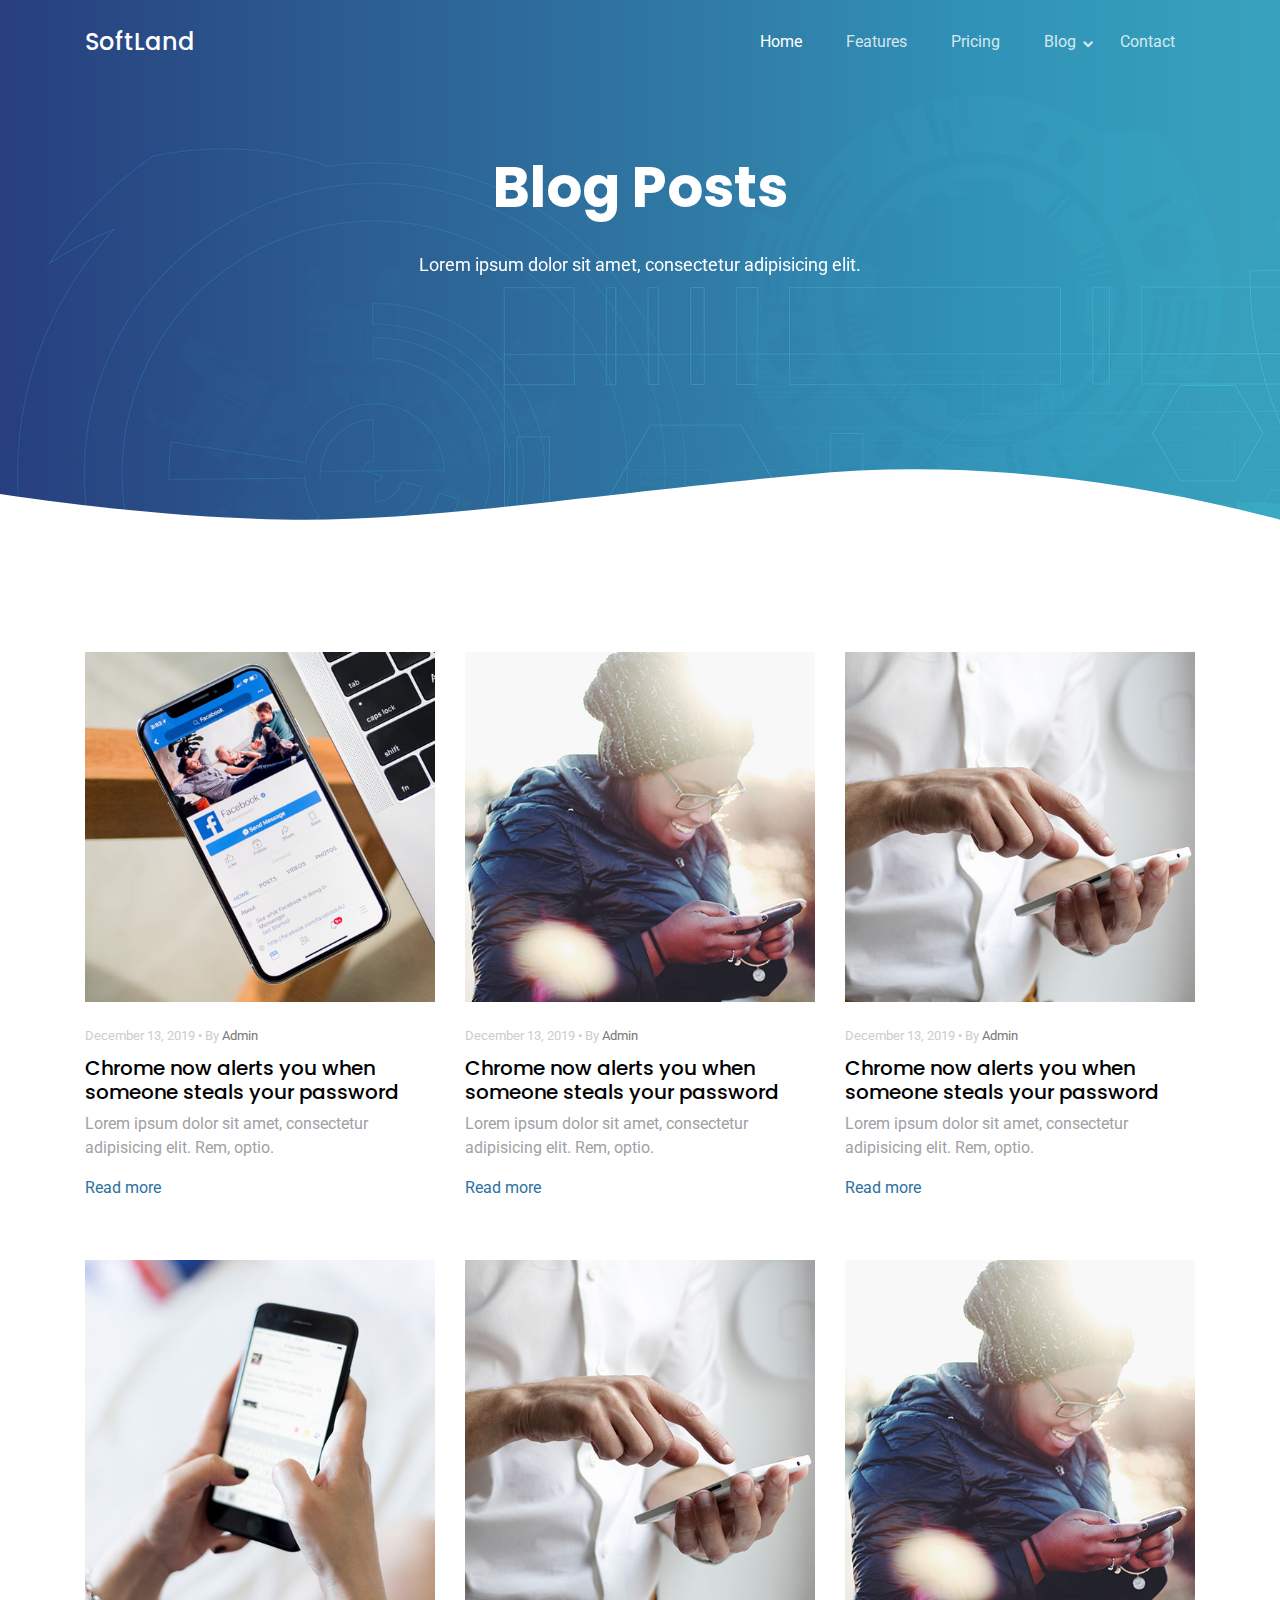
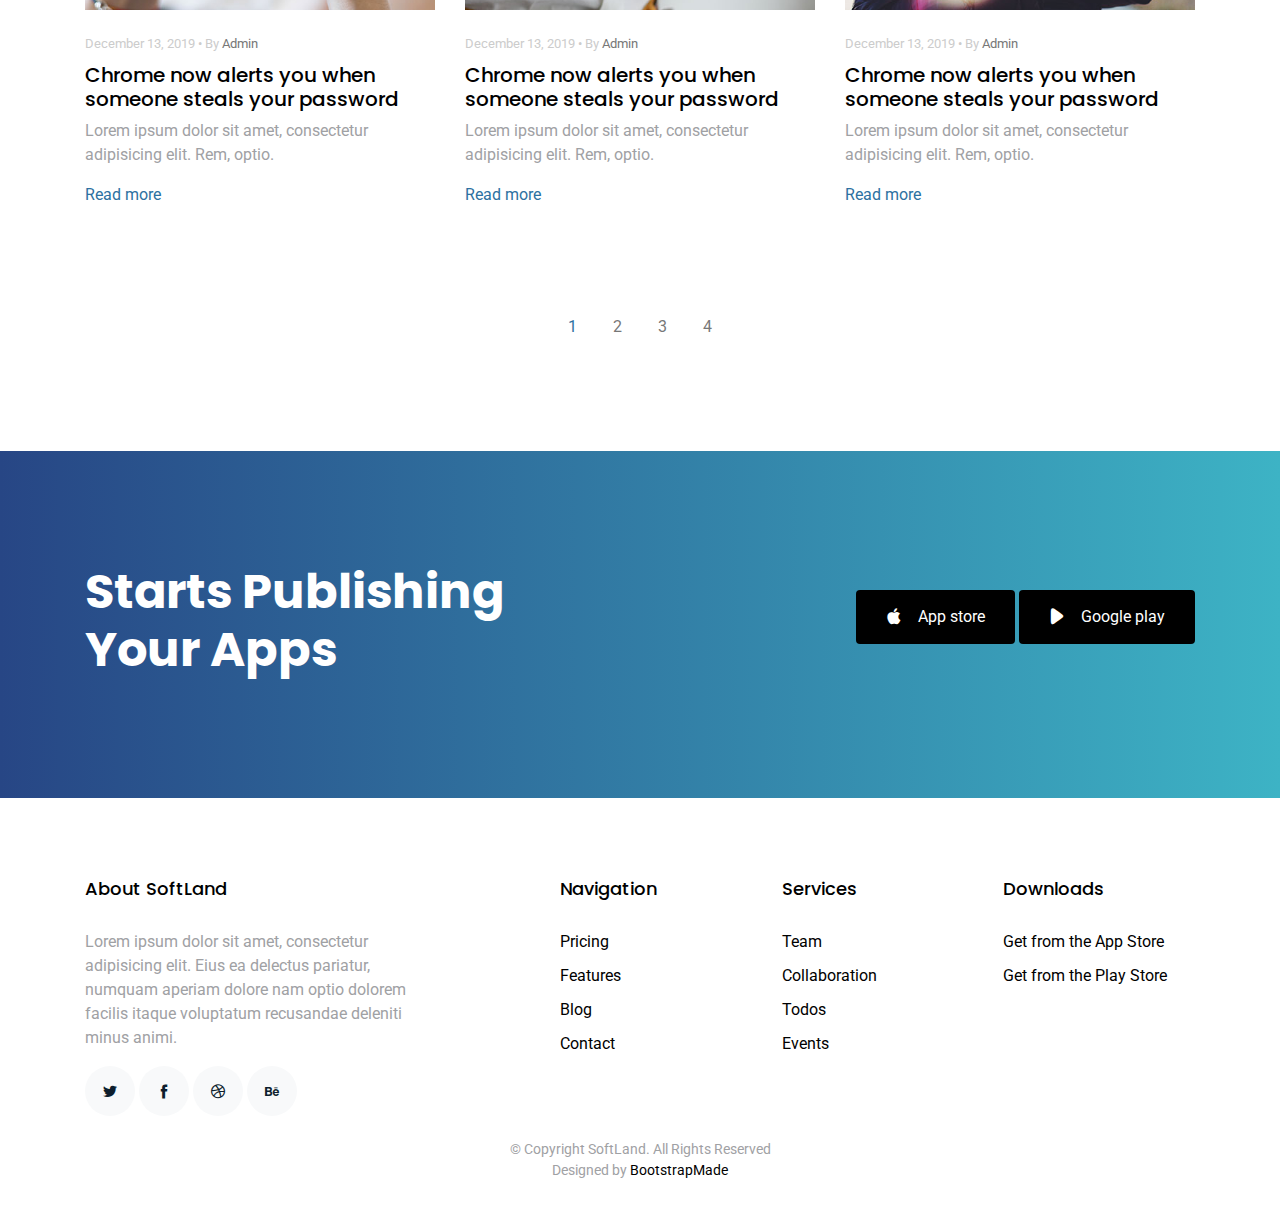
<file: blog.html>
<!DOCTYPE html>
<html lang="en">

<head>
  <meta charset="utf-8">
  <meta content="width=device-width, initial-scale=1.0" name="viewport">

  <title>Blog - SoftLand Bootstrap Template</title>
  <meta content="" name="description">
  <meta content="" name="keywords">

  <!-- Favicons -->
  <link href="assets/img/favicon.png" rel="icon">
  <link href="assets/img/apple-touch-icon.png" rel="apple-touch-icon">

  <!-- Google Fonts -->
  <link href="https://fonts.googleapis.com/css?family=Roboto:300,300i,400,400i,500,500i,600,600i,700,700i|Poppins:300,300i,400,400i,500,500i,600,600i,700,700i" rel="stylesheet">

  <!-- Vendor CSS Files -->
  <link href="assets/vendor/bootstrap/css/bootstrap.min.css" rel="stylesheet">
  <link href="assets/vendor/icofont/icofont.min.css" rel="stylesheet">
  <link href="assets/vendor/aos/aos.css" rel="stylesheet">
  <link href="assets/vendor/line-awesome/css/line-awesome.min.css" rel="stylesheet">
  <link href="assets/vendor/owl.carousel/assets/owl.carousel.min.css" rel="stylesheet">

  <!-- Template Main CSS File -->
  <link href="assets/css/style.css" rel="stylesheet">

  <!-- =======================================================
  * Template Name: SoftLand - v2.2.0
  * Template URL: https://bootstrapmade.com/softland-bootstrap-app-landing-page-template/
  * Author: BootstrapMade.com
  * License: https://bootstrapmade.com/license/
  ======================================================== -->
</head>

<body>

  <!-- ======= Mobile Menu ======= -->
  <div class="site-mobile-menu site-navbar-target">
    <div class="site-mobile-menu-header">
      <div class="site-mobile-menu-close mt-3">
        <span class="icofont-close js-menu-toggle"></span>
      </div>
    </div>
    <div class="site-mobile-menu-body"></div>
  </div>

  <!-- ======= Header ======= -->
  <header class="site-navbar js-sticky-header site-navbar-target" role="banner">

    <div class="container">
      <div class="row align-items-center">

        <div class="col-6 col-lg-2">
          <h1 class="mb-0 site-logo"><a href="index.html" class="mb-0">SoftLand</a></h1>
        </div>

        <div class="col-12 col-md-10 d-none d-lg-block">
          <nav class="site-navigation position-relative text-right" role="navigation">

            <ul class="site-menu main-menu js-clone-nav mr-auto d-none d-lg-block">
              <li class="active"><a href="index.html" class="nav-link">Home</a></li>
              <li><a href="features.html" class="nav-link">Features</a></li>
              <li><a href="pricing.html" class="nav-link">Pricing</a></li>

              <li class="has-children">
                <a href="blog.html" class="nav-link">Blog</a>
                <ul class="dropdown">
                  <li><a href="blog.html" class="nav-link">Blog</a></li>
                  <li><a href="blog-single.html" class="nav-link">Blog Sigle</a></li>
                </ul>
              </li>
              <li><a href="contact.html" class="nav-link">Contact</a></li>
            </ul>
          </nav>
        </div>

        <div class="col-6 d-inline-block d-lg-none ml-md-0 py-3" style="position: relative; top: 3px;">

          <a href="#" class="burger site-menu-toggle js-menu-toggle" data-toggle="collapse" data-target="#main-navbar">
            <span></span>
          </a>
        </div>

      </div>
    </div>

  </header>

  <main id="main">

    <!-- ======= Blog Section ======= -->
    <section class="hero-section inner-page">
      <div class="wave">

        <svg width="1920px" height="265px" viewBox="0 0 1920 265" version="1.1" xmlns="http://www.w3.org/2000/svg" xmlns:xlink="http://www.w3.org/1999/xlink">
          <g id="Page-1" stroke="none" stroke-width="1" fill="none" fill-rule="evenodd">
            <g id="Apple-TV" transform="translate(0.000000, -402.000000)" fill="#FFFFFF">
              <path d="M0,439.134243 C175.04074,464.89273 327.944386,477.771974 458.710937,477.771974 C654.860765,477.771974 870.645295,442.632362 1205.9828,410.192501 C1429.54114,388.565926 1667.54687,411.092417 1920,477.771974 L1920,667 L1017.15166,667 L0,667 L0,439.134243 Z" id="Path"></path>
            </g>
          </g>
        </svg>

      </div>

      <div class="container">
        <div class="row align-items-center">
          <div class="col-12">
            <div class="row justify-content-center">
              <div class="col-md-7 text-center hero-text">
                <h1 data-aos="fade-up" data-aos-delay="">Blog Posts</h1>
                <p class="mb-5" data-aos="fade-up" data-aos-delay="100">Lorem ipsum dolor sit amet, consectetur adipisicing elit.</p>
              </div>
            </div>
          </div>
        </div>
      </div>

    </section>

    <section class="section">
      <div class="container">
        <div class="row mb-5">
          <div class="col-md-4">
            <div class="post-entry">
              <a href="blog-single.html" class="d-block mb-4">
                <img src="assets/img/img_1.jpg" alt="Image" class="img-fluid">
              </a>
              <div class="post-text">
                <span class="post-meta">December 13, 2019 &bullet; By <a href="#">Admin</a></span>
                <h3><a href="#">Chrome now alerts you when someone steals your password</a></h3>
                <p>Lorem ipsum dolor sit amet, consectetur adipisicing elit. Rem, optio.</p>
                <p><a href="#" class="readmore">Read more</a></p>
              </div>
            </div>
          </div>
          <div class="col-md-4">
            <div class="post-entry">
              <a href="blog-single.html" class="d-block mb-4">
                <img src="assets/img/img_2.jpg" alt="Image" class="img-fluid">
              </a>
              <div class="post-text">
                <span class="post-meta">December 13, 2019 &bullet; By <a href="#">Admin</a></span>
                <h3><a href="#">Chrome now alerts you when someone steals your password</a></h3>
                <p>Lorem ipsum dolor sit amet, consectetur adipisicing elit. Rem, optio.</p>
                <p><a href="#" class="readmore">Read more</a></p>
              </div>
            </div>
          </div>
          <div class="col-md-4">
            <div class="post-entry">
              <a href="blog-single.html" class="d-block mb-4">
                <img src="assets/img/img_3.jpg" alt="Image" class="img-fluid">
              </a>
              <div class="post-text">
                <span class="post-meta">December 13, 2019 &bullet; By <a href="#">Admin</a></span>
                <h3><a href="#">Chrome now alerts you when someone steals your password</a></h3>
                <p>Lorem ipsum dolor sit amet, consectetur adipisicing elit. Rem, optio.</p>
                <p><a href="#" class="readmore">Read more</a></p>
              </div>
            </div>
          </div>

          <div class="col-md-4">
            <div class="post-entry">
              <a href="blog-single.html" class="d-block mb-4">
                <img src="assets/img/img_4.jpg" alt="Image" class="img-fluid">
              </a>
              <div class="post-text">
                <span class="post-meta">December 13, 2019 &bullet; By <a href="#">Admin</a></span>
                <h3><a href="#">Chrome now alerts you when someone steals your password</a></h3>
                <p>Lorem ipsum dolor sit amet, consectetur adipisicing elit. Rem, optio.</p>
                <p><a href="#" class="readmore">Read more</a></p>
              </div>
            </div>
          </div>
          <div class="col-md-4">
            <div class="post-entry">
              <a href="blog-single.html" class="d-block mb-4">
                <img src="assets/img/img_3.jpg" alt="Image" class="img-fluid">
              </a>
              <div class="post-text">
                <span class="post-meta">December 13, 2019 &bullet; By <a href="#">Admin</a></span>
                <h3><a href="#">Chrome now alerts you when someone steals your password</a></h3>
                <p>Lorem ipsum dolor sit amet, consectetur adipisicing elit. Rem, optio.</p>
                <p><a href="#" class="readmore">Read more</a></p>
              </div>
            </div>
          </div>
          <div class="col-md-4">
            <div class="post-entry">
              <a href="blog-single.html" class="d-block mb-4">
                <img src="assets/img/img_2.jpg" alt="Image" class="img-fluid">
              </a>
              <div class="post-text">
                <span class="post-meta">December 13, 2019 &bullet; By <a href="#">Admin</a></span>
                <h3><a href="#">Chrome now alerts you when someone steals your password</a></h3>
                <p>Lorem ipsum dolor sit amet, consectetur adipisicing elit. Rem, optio.</p>
                <p><a href="#" class="readmore">Read more</a></p>
              </div>
            </div>
          </div>

        </div>

        <div class="row">
          <div class="col-12 text-center">
            <span class="p-3 active text-primary">1</span>
            <a href="#" class="p-3">2</a>
            <a href="#" class="p-3">3</a>
            <a href="#" class="p-3">4</a>
          </div>
        </div>
      </div>

    </section>

    <!-- ======= CTA Section ======= -->
    <section class="section cta-section">
      <div class="container">
        <div class="row align-items-center">
          <div class="col-md-6 mr-auto text-center text-md-left mb-5 mb-md-0">
            <h2>Starts Publishing Your Apps</h2>
          </div>
          <div class="col-md-5 text-center text-md-right">
            <p><a href="#" class="btn"><span class="icofont-brand-apple mr-3"></span>App store</a> <a href="#" class="btn"><span class="icofont-ui-play mr-3"></span>Google play</a></p>
          </div>
        </div>
      </div>
    </section><!-- End CTA Section -->

  </main><!-- End #main -->

  <!-- ======= Footer ======= -->
  <footer class="footer" role="contentinfo">
    <div class="container">
      <div class="row">
        <div class="col-md-4 mb-4 mb-md-0">
          <h3>About SoftLand</h3>
          <p>Lorem ipsum dolor sit amet, consectetur adipisicing elit. Eius ea delectus pariatur, numquam aperiam
            dolore nam optio dolorem facilis itaque voluptatum recusandae deleniti minus animi.</p>
          <p class="social">
            <a href="#"><span class="icofont-twitter"></span></a>
            <a href="#"><span class="icofont-facebook"></span></a>
            <a href="#"><span class="icofont-dribbble"></span></a>
            <a href="#"><span class="icofont-behance"></span></a>
          </p>
        </div>
        <div class="col-md-7 ml-auto">
          <div class="row site-section pt-0">
            <div class="col-md-4 mb-4 mb-md-0">
              <h3>Navigation</h3>
              <ul class="list-unstyled">
                <li><a href="#">Pricing</a></li>
                <li><a href="#">Features</a></li>
                <li><a href="#">Blog</a></li>
                <li><a href="#">Contact</a></li>
              </ul>
            </div>
            <div class="col-md-4 mb-4 mb-md-0">
              <h3>Services</h3>
              <ul class="list-unstyled">
                <li><a href="#">Team</a></li>
                <li><a href="#">Collaboration</a></li>
                <li><a href="#">Todos</a></li>
                <li><a href="#">Events</a></li>
              </ul>
            </div>
            <div class="col-md-4 mb-4 mb-md-0">
              <h3>Downloads</h3>
              <ul class="list-unstyled">
                <li><a href="#">Get from the App Store</a></li>
                <li><a href="#">Get from the Play Store</a></li>
              </ul>
            </div>
          </div>
        </div>
      </div>

      <div class="row justify-content-center text-center">
        <div class="col-md-7">
          <p class="copyright">&copy; Copyright SoftLand. All Rights Reserved</p>
          <div class="credits">
            <!--
            All the links in the footer should remain intact.
            You can delete the links only if you purchased the pro version.
            Licensing information: https://bootstrapmade.com/license/
            Purchase the pro version with working PHP/AJAX contact form: https://bootstrapmade.com/buy/?theme=SoftLand
          -->
            Designed by <a href="https://bootstrapmade.com/">BootstrapMade</a>
          </div>
        </div>
      </div>

    </div>
  </footer>

  <a href="#" class="back-to-top"><i class="icofont-simple-up"></i></a>

  <!-- Vendor JS Files -->
  <script src="assets/vendor/jquery/jquery.min.js"></script>
  <script src="assets/vendor/bootstrap/js/bootstrap.bundle.min.js"></script>
  <script src="assets/vendor/jquery.easing/jquery.easing.min.js"></script>
  <script src="assets/vendor/php-email-form/validate.js"></script>
  <script src="assets/vendor/aos/aos.js"></script>
  <script src="assets/vendor/owl.carousel/owl.carousel.min.js"></script>
  <script src="assets/vendor/jquery-sticky/jquery.sticky.js"></script>

  <!-- Template Main JS File -->
  <script src="assets/js/main.js"></script>

</body>

</html>
</file>
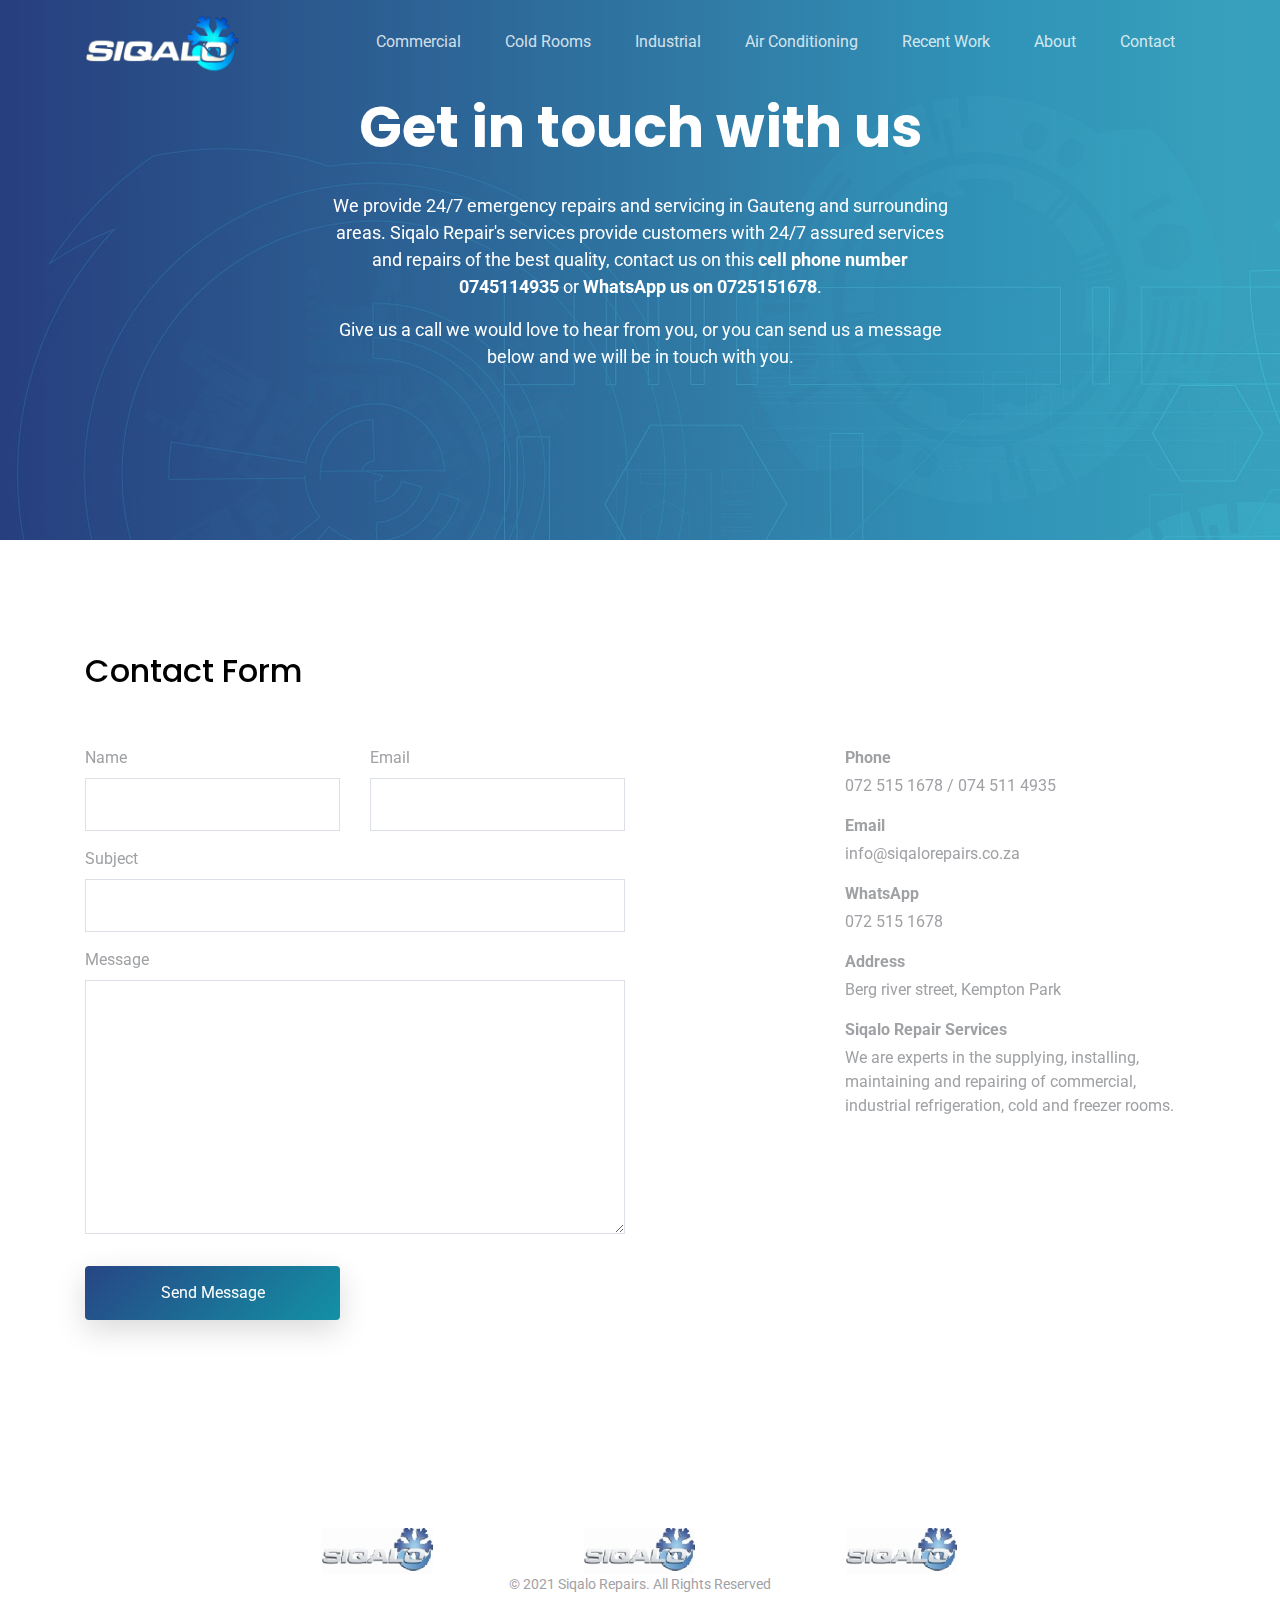
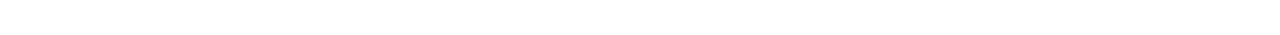
<file: contact.html>
<!DOCTYPE html>
<html lang="en">

<head>
  <meta charset="utf-8">
  <meta content="width=device-width, initial-scale=1.0" name="viewport">

  <title>Siqalo Repairs Contact </title>
  <meta content="" name="description">
  <meta content="" name="keywords">

  <!-- Favicons -->
  <link href="assets/img/favicon.ico" rel="icon">
  <link href="assets/img/apple-touch-icon.png" rel="apple-touch-icon">

  <!-- Google Fonts -->
  <link href="https://fonts.googleapis.com/css?family=Roboto:300,300i,400,400i,500,500i,600,600i,700,700i|Poppins:300,300i,400,400i,500,500i,600,600i,700,700i" rel="stylesheet">

  <!-- Vendor CSS Files -->
  <link href="assets/vendor/bootstrap/css/bootstrap.min.css" rel="stylesheet">
  <link href="assets/vendor/icofont/icofont.min.css" rel="stylesheet">
  <link href="assets/vendor/aos/aos.css" rel="stylesheet">
  <link href="assets/vendor/line-awesome/css/line-awesome.min.css" rel="stylesheet">
  <link href="assets/vendor/owl.carousel/assets/owl.carousel.min.css" rel="stylesheet">

  <!-- Template Main CSS File -->
  <link href="assets/css/style.css" rel="stylesheet">

  <!-- =======================================================
  * Template Name: SoftLand - v2.2.0
  * Template URL: https://bootstrapmade.com/softland-bootstrap-app-landing-page-template/
  * Author: BootstrapMade.com
  * License: https://bootstrapmade.com/license/
  ======================================================== -->
</head>

<body>

  <!-- ======= Mobile Menu ======= -->
  <div class="site-mobile-menu site-navbar-target">
    <div class="site-mobile-menu-header">
      <div class="site-mobile-menu-close mt-3">
        <span class="icofont-close js-menu-toggle"></span>
      </div>
    </div>
    <div class="site-mobile-menu-body"></div>
  </div>

  <!-- ======= Header ======= -->
  <header class="site-navbar js-sticky-header site-navbar-target" role="banner">

    <div class="container">
      <div class="row align-items-center">

        <div class="col-6 col-lg-2">
          <h1 class="mb-0 site-logo"><a href="index.html" class="mb-0">
            <img src="./assets/img/newLogo2.png" style="width:100%;"  >
          </a></h1>
        </div>

        <div class="col-12 col-md-10 d-none d-lg-block">
          <nav class="site-navigation position-relative text-right" role="navigation">

            <ul class="site-menu main-menu js-clone-nav mr-auto d-none d-lg-block">
              <li><a href="index.html#Commercial" class="nav-link"> Commercial </a></li>
              <li><a href="index.html#Cold" class="nav-link"> Cold Rooms </a></li>
              <li><a href="index.html#Industrial" class="nav-link"> Industrial </a></li>
              <li><a href="index.html#Air" class="nav-link"> Air Conditioning </a></li>
              <li><a href="work.html" class="nav-link"> Recent Work </a></li>
              <li><a href="pricing.html" class="nav-link"> About </a></li>
              <li><a href="contact.html" class="nav-link">Contact</a></li>
            </ul>
          </nav>
        </div>

        <div class="col-6 d-inline-block d-lg-none ml-md-0 py-3" style="position: relative; top: 3px;">

          <a href="#" class="burger site-menu-toggle js-menu-toggle" data-toggle="collapse" data-target="#main-navbar">
            <span></span>
          </a>
        </div>

      </div>
    </div>

  </header>

  <main id="main">

    <section class="hero-section inner-page">
      <div class="wave">

        <svg width="1920px" height="150px" viewBox="0 0 1920 265" version="1.1" xmlns="http://www.w3.org/2000/svg" xmlns:xlink="http://www.w3.org/1999/xlink">
          <g id="Page-1" stroke="none" stroke-width="1" fill="none" fill-rule="evenodd">
            <g id="Apple-TV" transform="translate(0.000000, -402.000000)" fill="#FFFFFF">
              <path d="M0,439.134243 C175.04074,464.89273 327.944386,477.771974 458.710937,477.771974 C654.860765,477.771974 870.645295,442.632362 1205.9828,410.192501 C1429.54114,388.565926 1667.54687,411.092417 1920,477.771974 L1920,667 L1017.15166,667 L0,667 L0,439.134243 Z" id="Path"></path>
            </g>
          </g>
        </svg>

      </div>

      <div class="container">
        <div class="row align-items-center">
          <div class="col-12">
            <div class="row justify-content-center">
              <div class="col-md-7 text-center hero-text">
                <h1 data-aos="fade-up" data-aos-delay="">Get in touch with us </h1>
                <p data-aos="fade-up" > We provide 24/7 emergency repairs and servicing in Gauteng and surrounding areas.
                  Siqalo Repair's services provide customers with 24/7 assured services and repairs of the best quality, 
                  contact us on this <strong> cell phone number 0745114935</strong> or <strong>WhatsApp us on 0725151678</strong>.</p>
                <p data-aos="fade-up" > Give us a call we would love to hear from you, or you can send us a message below and we will be in touch with you. </p>
              </div>
            </div>
          </div>
        </div>
      </div>

    </section>

    <section class="section">
      <div class="container">
        <div class="row mb-5 align-items-end">
          <div class="col-md-6" data-aos="fade-up">

            <h2>Contact Form</h2>
          </div>

        </div>

        <div class="row">
          <div class="col-md-4 ml-auto order-2" data-aos="fade-up">
            <ul class="list-unstyled">
              <li class="mb-3"> 
                <strong class="d-block mb-1">Phone</strong>
                <span>072 515 1678 / 074 511 4935</span>
              </li>
              <li class="mb-3">
                <strong class="d-block mb-1">Email</strong>
                <span>info@siqalorepairs.co.za</span>
              </li>
              <li class="mb-3">
                <strong class="d-block mb-1">WhatsApp</strong>
                <span>072 515 1678</span>
              </li>
              <li class="mb-3">
                <strong class="d-block mb-1">Address</strong>
                <span>Berg river street, Kempton Park</span>
              </li>
              <li class="mb-3">
                <strong class="d-block mb-1">Siqalo Repair Services</strong>
                <span> We are experts in the supplying, installing, maintaining and repairing of commercial, industrial refrigeration, cold and freezer rooms. </span>
              </li>
            </ul>
          </div>

          <div class="col-md-6 mb-5 mb-md-0" data-aos="fade-up">
            <form action="forms/contact.php" method="post" role="form" class="php-email-form">

              <div class="row">
                <div class="col-md-6 form-group">
                  <label for="name">Name</label>
                  <input type="text" name="name" class="form-control" id="name" data-rule="minlen:4" data-msg="Please enter at least 4 chars" />
                  <div class="validate"></div>
                </div>
                <div class="col-md-6 form-group">
                  <label for="name">Email</label>
                  <input type="email" class="form-control" name="email" id="email" data-rule="email" data-msg="Please enter a valid email" />
                  <div class="validate"></div>
                </div>
                <div class="col-md-12 form-group">
                  <label for="name">Subject</label>
                  <input type="text" class="form-control" name="subject" id="subject" data-rule="minlen:4" data-msg="Please enter at least 8 chars of subject" />
                  <div class="validate"></div>
                </div>
                <div class="col-md-12 form-group">
                  <label for="name">Message</label>
                  <textarea class="form-control" name="message" cols="30" rows="10" data-rule="required" data-msg="Please write something for us"></textarea>
                  <div class="validate"></div>
                </div>

                <div class="col-md-12 mb-3">
                  <div class="loading">Loading</div>
                  <div class="error-message"></div>
                  <div class="sent-message">Your message has been sent. Thank you!</div>
                </div>

                <div class="col-md-6 form-group">
                  <input type="submit" class="btn btn-primary d-block w-100" value="Send Message">
                </div>
              </div>

            </form>
          </div>

        </div>
      </div>
    </section>

  </main><!-- End #main -->

  <!-- ======= Footer ======= -->
  <footer class="footer" role="contentinfo">
    <img class="center" src="./assets/img/bottomlogo.jpg">
    <div class="container">
      
      <div class="row justify-content-center text-center">
        <div class="col-md-7">
          <p class="copyright">&copy; 2021 Siqalo Repairs. All Rights Reserved</p>
          <div class="credits">
            <!--
            All the links in the footer should remain intact.
            You can delete the links only if you purchased the pro version.
            Licensing information: https://bootstrapmade.com/license/
            Purchase the pro version with working PHP/AJAX contact form: https://bootstrapmade.com/buy/?theme=SoftLand
            Designed by <a href="https://bootstrapmade.com/">BootstrapMade</a>
          -->
            
          </div>
        </div>
      </div>

    </div>
  </footer>

  <a href="#" class="back-to-top"><i class="icofont-simple-up"></i></a>

  <!-- Vendor JS Files -->
  <script src="assets/vendor/jquery/jquery.min.js"></script>
  <script src="assets/vendor/bootstrap/js/bootstrap.bundle.min.js"></script>
  <script src="assets/vendor/jquery.easing/jquery.easing.min.js"></script>
  <script src="assets/vendor/php-email-form/validate.js"></script>
  <script src="assets/vendor/aos/aos.js"></script>
  <script src="assets/vendor/owl.carousel/owl.carousel.min.js"></script>
  <script src="assets/vendor/jquery-sticky/jquery.sticky.js"></script>

  <!-- Template Main JS File -->
  <script src="assets/js/main.js"></script>

</body>

</html>
</file>
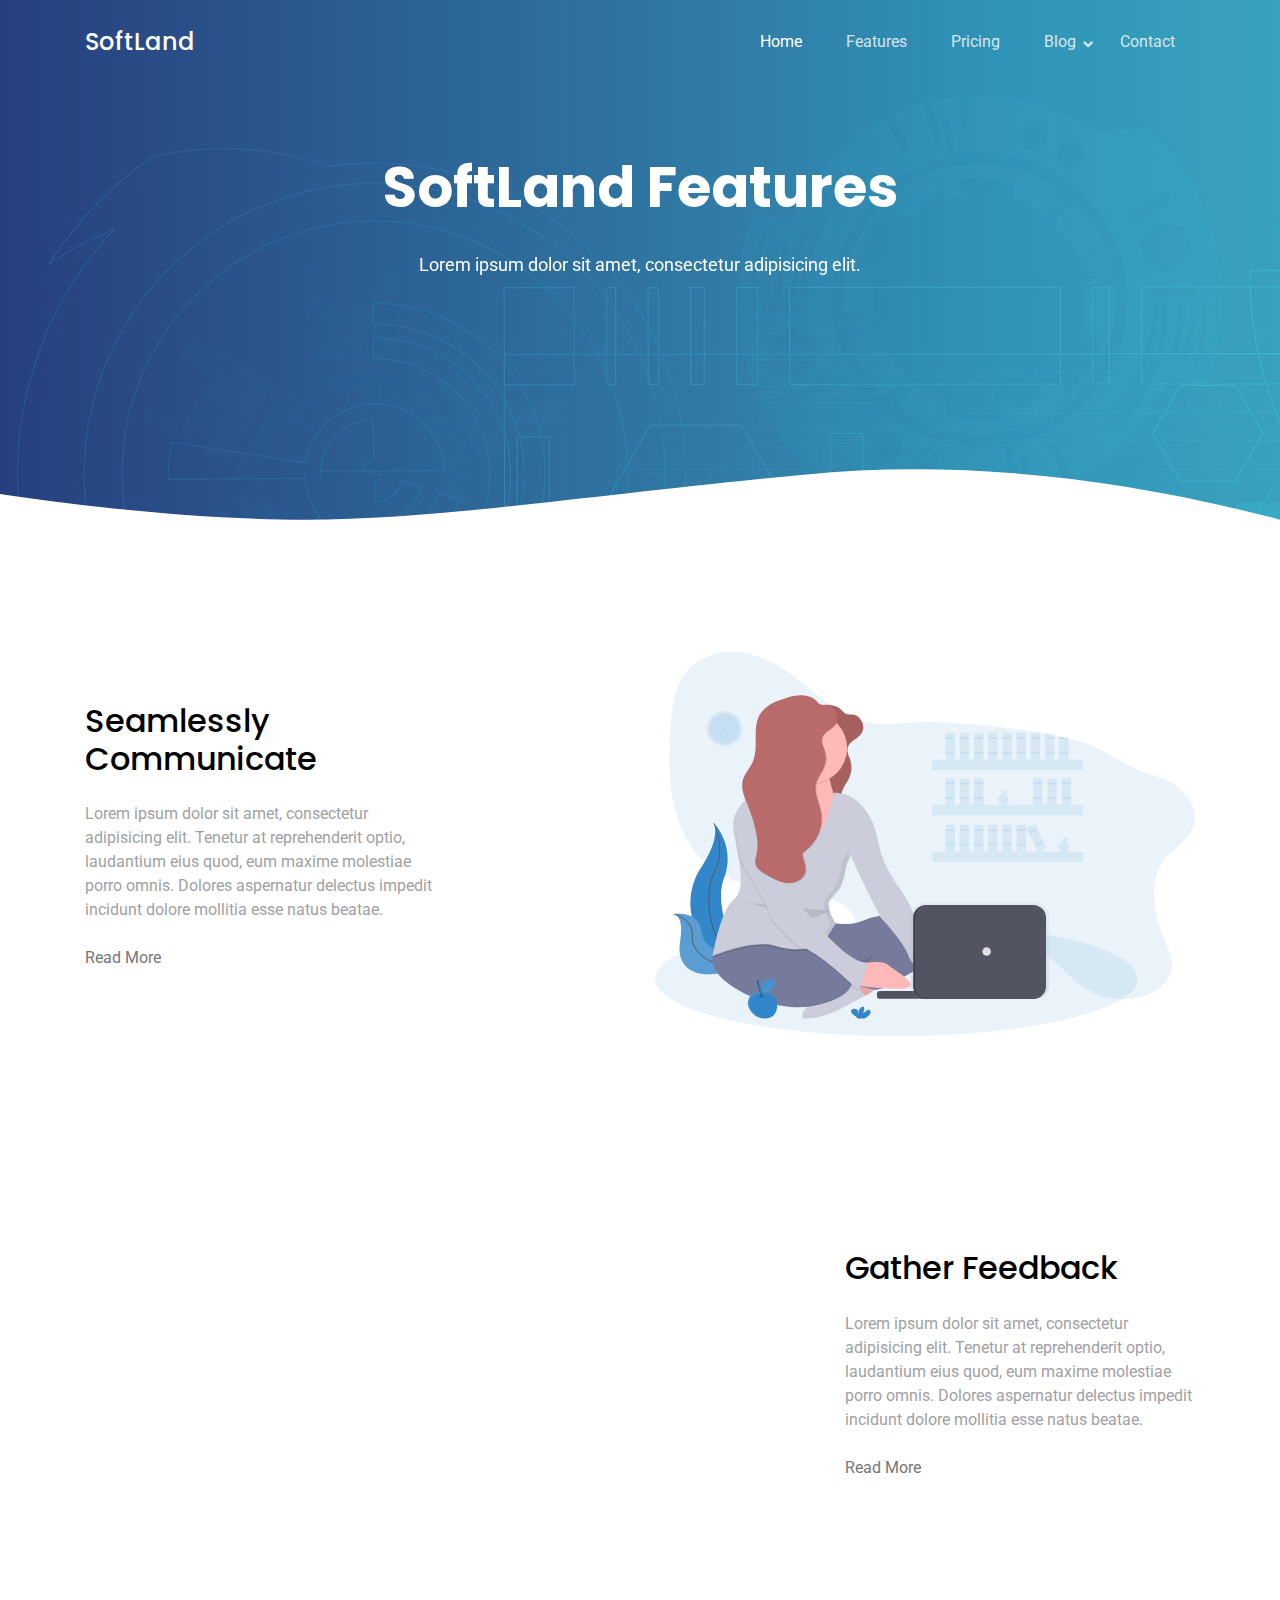
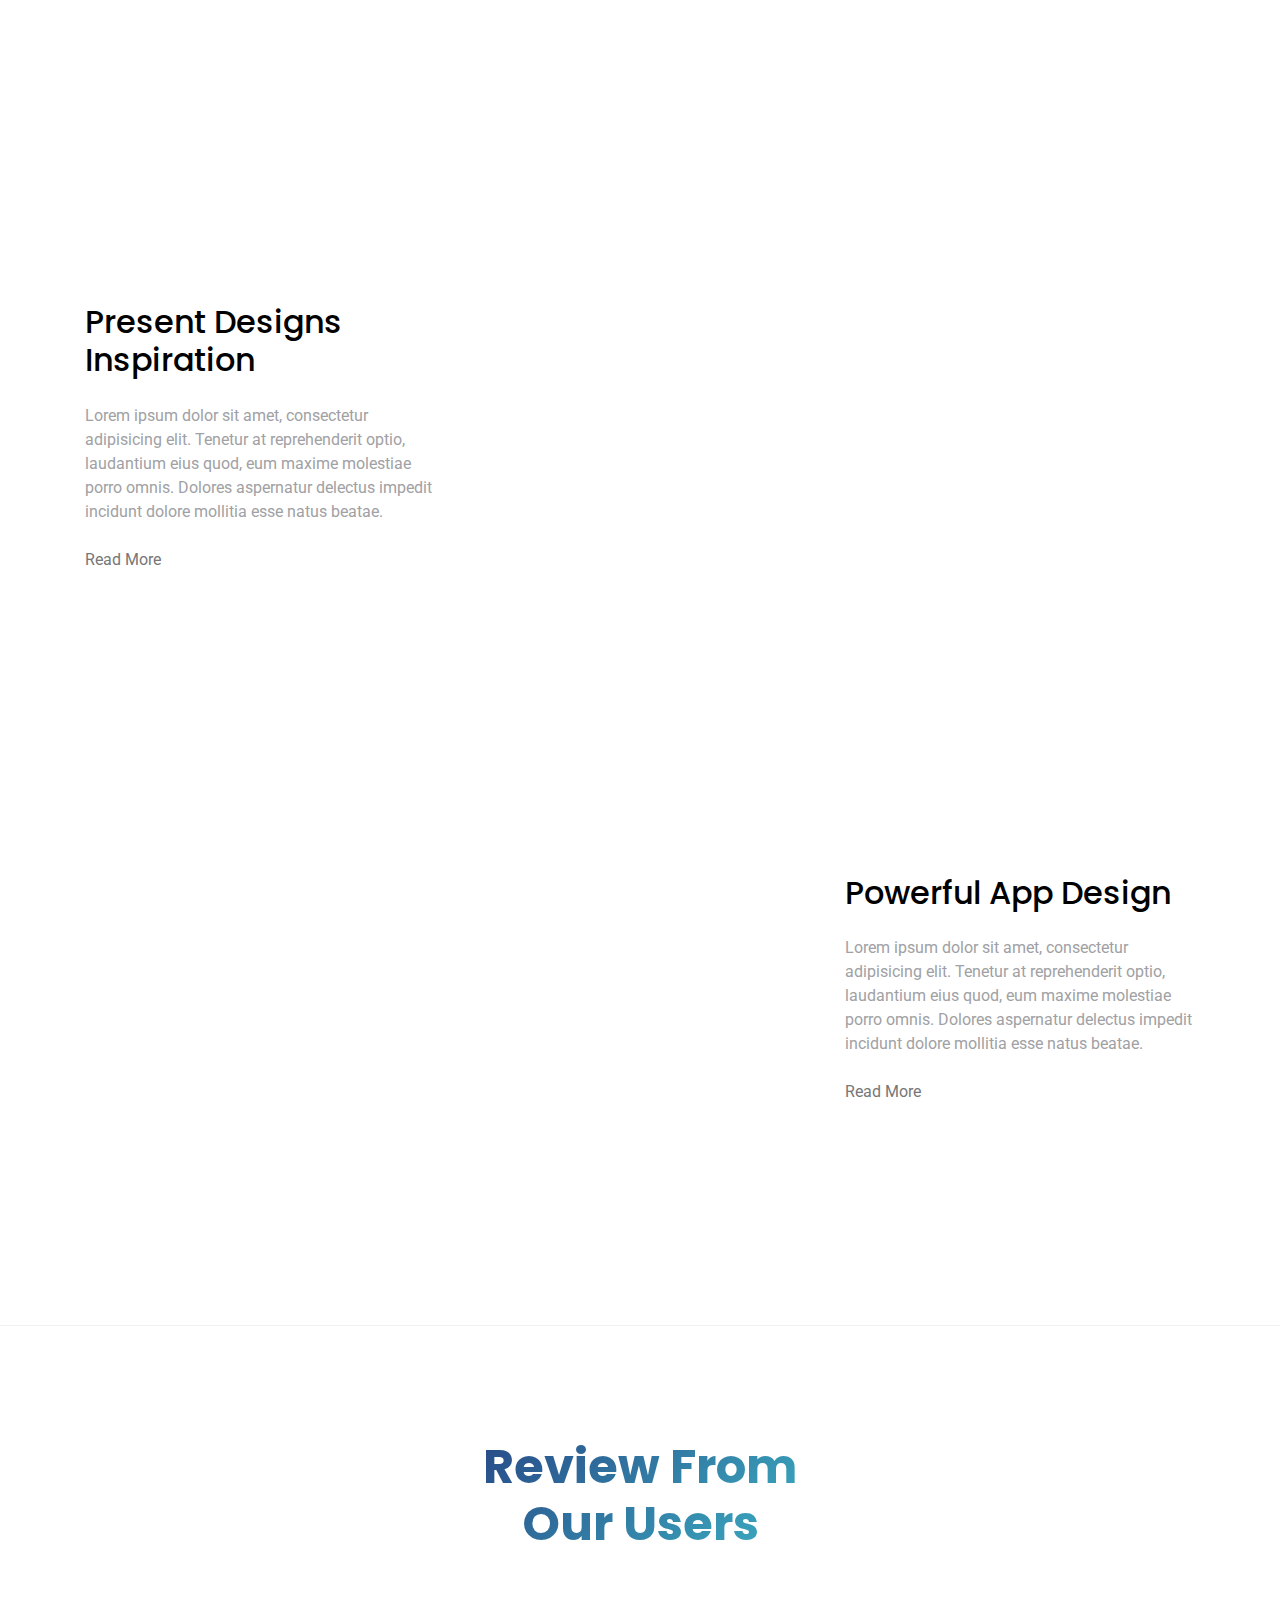
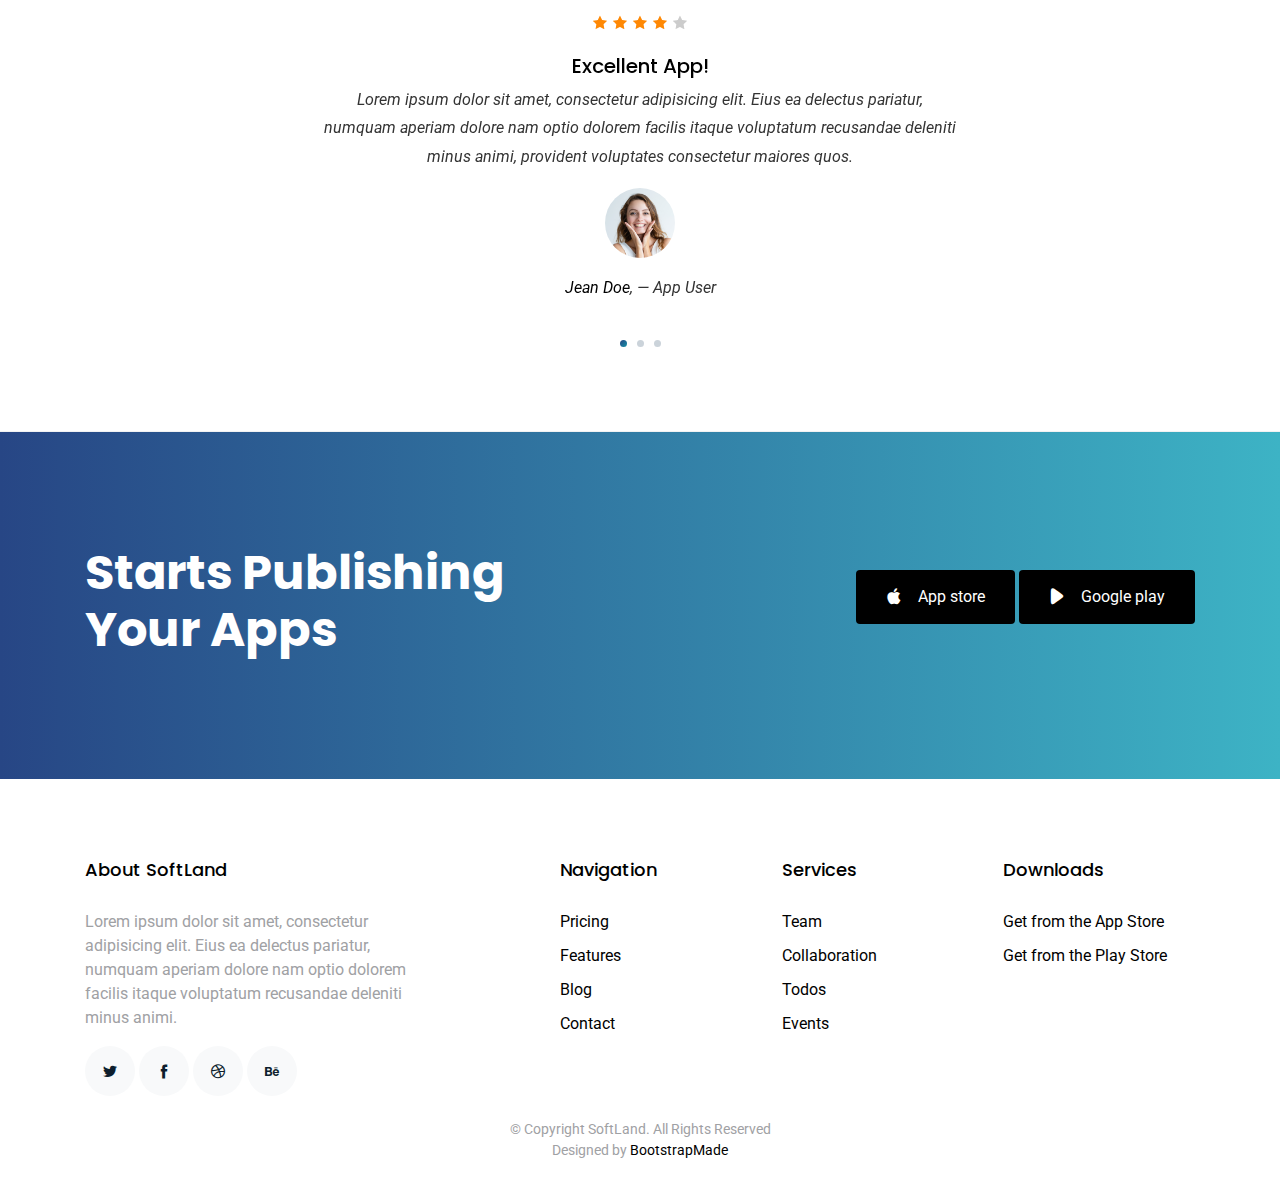
<file: features.html>
<!DOCTYPE html>
<html lang="en">

<head>
  <meta charset="utf-8">
  <meta content="width=device-width, initial-scale=1.0" name="viewport">

  <title>SoftLand Bootstrap Template - Features</title>
  <meta content="" name="description">
  <meta content="" name="keywords">

  <!-- Favicons -->
  <link href="assets/img/favicon.png" rel="icon">
  <link href="assets/img/apple-touch-icon.png" rel="apple-touch-icon">

  <!-- Google Fonts -->
  <link href="https://fonts.googleapis.com/css?family=Roboto:300,300i,400,400i,500,500i,600,600i,700,700i|Poppins:300,300i,400,400i,500,500i,600,600i,700,700i" rel="stylesheet">

  <!-- Vendor CSS Files -->
  <link href="assets/vendor/bootstrap/css/bootstrap.min.css" rel="stylesheet">
  <link href="assets/vendor/icofont/icofont.min.css" rel="stylesheet">
  <link href="assets/vendor/aos/aos.css" rel="stylesheet">
  <link href="assets/vendor/line-awesome/css/line-awesome.min.css" rel="stylesheet">
  <link href="assets/vendor/owl.carousel/assets/owl.carousel.min.css" rel="stylesheet">

  <!-- Template Main CSS File -->
  <link href="assets/css/style.css" rel="stylesheet">

  <!-- =======================================================
  * Template Name: SoftLand - v2.2.0
  * Template URL: https://bootstrapmade.com/softland-bootstrap-app-landing-page-template/
  * Author: BootstrapMade.com
  * License: https://bootstrapmade.com/license/
  ======================================================== -->
</head>

<body>

  <!-- ======= Mobile Menu ======= -->
  <div class="site-mobile-menu site-navbar-target">
    <div class="site-mobile-menu-header">
      <div class="site-mobile-menu-close mt-3">
        <span class="icofont-close js-menu-toggle"></span>
      </div>
    </div>
    <div class="site-mobile-menu-body"></div>
  </div>

  <!-- ======= Header ======= -->
  <header class="site-navbar js-sticky-header site-navbar-target" role="banner">

    <div class="container">
      <div class="row align-items-center">

        <div class="col-6 col-lg-2">
          <h1 class="mb-0 site-logo"><a href="index.html" class="mb-0">SoftLand</a></h1>
        </div>

        <div class="col-12 col-md-10 d-none d-lg-block">
          <nav class="site-navigation position-relative text-right" role="navigation">

            <ul class="site-menu main-menu js-clone-nav mr-auto d-none d-lg-block">
              <li class="active"><a href="index.html" class="nav-link">Home</a></li>
              <li><a href="features.html" class="nav-link">Features</a></li>
              <li><a href="pricing.html" class="nav-link">Pricing</a></li>

              <li class="has-children">
                <a href="blog.html" class="nav-link">Blog</a>
                <ul class="dropdown">
                  <li><a href="blog.html" class="nav-link">Blog</a></li>
                  <li><a href="blog-single.html" class="nav-link">Blog Sigle</a></li>
                </ul>
              </li>
              <li><a href="contact.html" class="nav-link">Contact</a></li>
            </ul>
          </nav>
        </div>

        <div class="col-6 d-inline-block d-lg-none ml-md-0 py-3" style="position: relative; top: 3px;">

          <a href="#" class="burger site-menu-toggle js-menu-toggle" data-toggle="collapse" data-target="#main-navbar">
            <span></span>
          </a>
        </div>

      </div>
    </div>

  </header>

  <main id="main">

    <!-- ======= Features Section ======= -->

    <section class="hero-section inner-page">
      <div class="wave">

        <svg width="1920px" height="265px" viewBox="0 0 1920 265" version="1.1" xmlns="http://www.w3.org/2000/svg" xmlns:xlink="http://www.w3.org/1999/xlink">
          <g id="Page-1" stroke="none" stroke-width="1" fill="none" fill-rule="evenodd">
            <g id="Apple-TV" transform="translate(0.000000, -402.000000)" fill="#FFFFFF">
              <path d="M0,439.134243 C175.04074,464.89273 327.944386,477.771974 458.710937,477.771974 C654.860765,477.771974 870.645295,442.632362 1205.9828,410.192501 C1429.54114,388.565926 1667.54687,411.092417 1920,477.771974 L1920,667 L1017.15166,667 L0,667 L0,439.134243 Z" id="Path"></path>
            </g>
          </g>
        </svg>

      </div>

      <div class="container">
        <div class="row align-items-center">
          <div class="col-12">
            <div class="row justify-content-center">
              <div class="col-md-7 text-center hero-text">
                <h1 data-aos="fade-up" data-aos-delay="">SoftLand Features</h1>
                <p class="mb-5" data-aos="fade-up" data-aos-delay="100">Lorem ipsum dolor sit amet, consectetur adipisicing elit.</p>
              </div>
            </div>
          </div>
        </div>
      </div>

    </section>

    <section class="section pb-0">
      <div class="container">
        <div class="row align-items-center">
          <div class="col-md-4 mr-auto">
            <h2 class="mb-4">Seamlessly Communicate</h2>
            <p class="mb-4">Lorem ipsum dolor sit amet, consectetur adipisicing elit. Tenetur at reprehenderit optio, laudantium eius quod, eum maxime molestiae porro omnis. Dolores aspernatur delectus impedit incidunt dolore mollitia esse natus beatae.</p>
            <p><a href="#">Read More</a></p>
          </div>
          <div class="col-md-6" data-aos="fade-left">
            <img src="assets/img/undraw_svg_2.svg" alt="Image" class="img-fluid">
          </div>
        </div>
      </div>
    </section>

    <section class="section">
      <div class="container">
        <div class="row align-items-center">
          <div class="col-md-4 ml-auto order-2">
            <h2 class="mb-4">Gather Feedback</h2>
            <p class="mb-4">Lorem ipsum dolor sit amet, consectetur adipisicing elit. Tenetur at reprehenderit optio, laudantium eius quod, eum maxime molestiae porro omnis. Dolores aspernatur delectus impedit incidunt dolore mollitia esse natus beatae.</p>
            <p><a href="#">Read More</a></p>
          </div>
          <div class="col-md-6" data-aos="fade-right">
            <img src="assets/img/undraw_svg_3.svg" alt="Image" class="img-fluid">
          </div>
        </div>
      </div>
    </section>

    <section class="section pb-0">
      <div class="container">
        <div class="row align-items-center">
          <div class="col-md-4 mr-auto">
            <h2 class="mb-4">Present Designs Inspiration</h2>
            <p class="mb-4">Lorem ipsum dolor sit amet, consectetur adipisicing elit. Tenetur at reprehenderit optio, laudantium eius quod, eum maxime molestiae porro omnis. Dolores aspernatur delectus impedit incidunt dolore mollitia esse natus beatae.</p>
            <p><a href="#">Read More</a></p>
          </div>
          <div class="col-md-6" data-aos="fade-left">
            <img src="assets/img/undraw_svg_3.svg" alt="Image" class="img-fluid">
          </div>
        </div>
      </div>
    </section>

    <section class="section">
      <div class="container">
        <div class="row align-items-center">
          <div class="col-md-4 ml-auto order-2">
            <h2 class="mb-4">Powerful App Design </h2>
            <p class="mb-4">Lorem ipsum dolor sit amet, consectetur adipisicing elit. Tenetur at reprehenderit optio, laudantium eius quod, eum maxime molestiae porro omnis. Dolores aspernatur delectus impedit incidunt dolore mollitia esse natus beatae.</p>
            <p><a href="#">Read More</a></p>
          </div>
          <div class="col-md-6" data-aos="fade-right">
            <img src="assets/img/undraw_svg_4.svg" alt="Image" class="img-fluid">
          </div>
        </div>
      </div>
    </section>

    <!-- ======= Testimonials Section ======= -->
    <section class="section border-top border-bottom">
      <div class="container">
        <div class="row justify-content-center text-center mb-5">
          <div class="col-md-4">
            <h2 class="section-heading">Review From Our Users</h2>
          </div>
        </div>
        <div class="row justify-content-center text-center">
          <div class="col-md-7">
            <div class="owl-carousel testimonial-carousel">
              <div class="review text-center">
                <p class="stars">
                  <span class="icofont-star"></span>
                  <span class="icofont-star"></span>
                  <span class="icofont-star"></span>
                  <span class="icofont-star"></span>
                  <span class="icofont-star muted"></span>
                </p>
                <h3>Excellent App!</h3>
                <blockquote>
                  <p>Lorem ipsum dolor sit amet, consectetur adipisicing elit. Eius ea delectus pariatur, numquam
                    aperiam dolore nam optio dolorem facilis itaque voluptatum recusandae deleniti minus animi,
                    provident voluptates consectetur maiores quos.</p>
                </blockquote>

                <p class="review-user">
                  <img src="assets/img/person_1.jpg" alt="Image" class="img-fluid rounded-circle mb-3">
                  <span class="d-block">
                    <span class="text-black">Jean Doe</span>, &mdash; App User
                  </span>
                </p>

              </div>

              <div class="review text-center">
                <p class="stars">
                  <span class="icofont-star"></span>
                  <span class="icofont-star"></span>
                  <span class="icofont-star"></span>
                  <span class="icofont-star"></span>
                  <span class="icofont-star muted"></span>
                </p>
                <h3>This App is easy to use!</h3>
                <blockquote>
                  <p>Lorem ipsum dolor sit amet, consectetur adipisicing elit. Eius ea delectus pariatur, numquam
                    aperiam dolore nam optio dolorem facilis itaque voluptatum recusandae deleniti minus animi,
                    provident voluptates consectetur maiores quos.</p>
                </blockquote>

                <p class="review-user">
                  <img src="assets/img/person_2.jpg" alt="Image" class="img-fluid rounded-circle mb-3">
                  <span class="d-block">
                    <span class="text-black">Johan Smith</span>, &mdash; App User
                  </span>
                </p>

              </div>

              <div class="review text-center">
                <p class="stars">
                  <span class="icofont-star"></span>
                  <span class="icofont-star"></span>
                  <span class="icofont-star"></span>
                  <span class="icofont-star"></span>
                  <span class="icofont-star muted"></span>
                </p>
                <h3>Awesome functionality!</h3>
                <blockquote>
                  <p>Lorem ipsum dolor sit amet, consectetur adipisicing elit. Eius ea delectus pariatur, numquam
                    aperiam dolore nam optio dolorem facilis itaque voluptatum recusandae deleniti minus animi,
                    provident voluptates consectetur maiores quos.</p>
                </blockquote>

                <p class="review-user">
                  <img src="assets/img/person_3.jpg" alt="Image" class="img-fluid rounded-circle mb-3">
                  <span class="d-block">
                    <span class="text-black">Jean Thunberg</span>, &mdash; App User
                  </span>
                </p>

              </div>
            </div>
          </div>
        </div>
      </div>
    </section><!-- End Testimonials Section -->

    <!-- ======= CTA Section ======= -->
    <section class="section cta-section">
      <div class="container">
        <div class="row align-items-center">
          <div class="col-md-6 mr-auto text-center text-md-left mb-5 mb-md-0">
            <h2>Starts Publishing Your Apps</h2>
          </div>
          <div class="col-md-5 text-center text-md-right">
            <p><a href="#" class="btn"><span class="icofont-brand-apple mr-3"></span>App store</a> <a href="#" class="btn"><span class="icofont-ui-play mr-3"></span>Google play</a></p>
          </div>
        </div>
      </div>
    </section><!-- End CTA Section -->

  </main><!-- End #main -->

  <!-- ======= Footer ======= -->
  <footer class="footer" role="contentinfo">
    <div class="container">
      <div class="row">
        <div class="col-md-4 mb-4 mb-md-0">
          <h3>About SoftLand</h3>
          <p>Lorem ipsum dolor sit amet, consectetur adipisicing elit. Eius ea delectus pariatur, numquam aperiam
            dolore nam optio dolorem facilis itaque voluptatum recusandae deleniti minus animi.</p>
          <p class="social">
            <a href="#"><span class="icofont-twitter"></span></a>
            <a href="#"><span class="icofont-facebook"></span></a>
            <a href="#"><span class="icofont-dribbble"></span></a>
            <a href="#"><span class="icofont-behance"></span></a>
          </p>
        </div>
        <div class="col-md-7 ml-auto">
          <div class="row site-section pt-0">
            <div class="col-md-4 mb-4 mb-md-0">
              <h3>Navigation</h3>
              <ul class="list-unstyled">
                <li><a href="#">Pricing</a></li>
                <li><a href="#">Features</a></li>
                <li><a href="#">Blog</a></li>
                <li><a href="#">Contact</a></li>
              </ul>
            </div>
            <div class="col-md-4 mb-4 mb-md-0">
              <h3>Services</h3>
              <ul class="list-unstyled">
                <li><a href="#">Team</a></li>
                <li><a href="#">Collaboration</a></li>
                <li><a href="#">Todos</a></li>
                <li><a href="#">Events</a></li>
              </ul>
            </div>
            <div class="col-md-4 mb-4 mb-md-0">
              <h3>Downloads</h3>
              <ul class="list-unstyled">
                <li><a href="#">Get from the App Store</a></li>
                <li><a href="#">Get from the Play Store</a></li>
              </ul>
            </div>
          </div>
        </div>
      </div>

      <div class="row justify-content-center text-center">
        <div class="col-md-7">
          <p class="copyright">&copy; Copyright SoftLand. All Rights Reserved</p>
          <div class="credits">
            <!--
            All the links in the footer should remain intact.
            You can delete the links only if you purchased the pro version.
            Licensing information: https://bootstrapmade.com/license/
            Purchase the pro version with working PHP/AJAX contact form: https://bootstrapmade.com/buy/?theme=SoftLand
          -->
            Designed by <a href="https://bootstrapmade.com/">BootstrapMade</a>
          </div>
        </div>
      </div>

    </div>
  </footer>

  <a href="#" class="back-to-top"><i class="icofont-simple-up"></i></a>

  <!-- Vendor JS Files -->
  <script src="assets/vendor/jquery/jquery.min.js"></script>
  <script src="assets/vendor/bootstrap/js/bootstrap.bundle.min.js"></script>
  <script src="assets/vendor/jquery.easing/jquery.easing.min.js"></script>
  <script src="assets/vendor/php-email-form/validate.js"></script>
  <script src="assets/vendor/aos/aos.js"></script>
  <script src="assets/vendor/owl.carousel/owl.carousel.min.js"></script>
  <script src="assets/vendor/jquery-sticky/jquery.sticky.js"></script>

  <!-- Template Main JS File -->
  <script src="assets/js/main.js"></script>

</body>

</html>
</file>
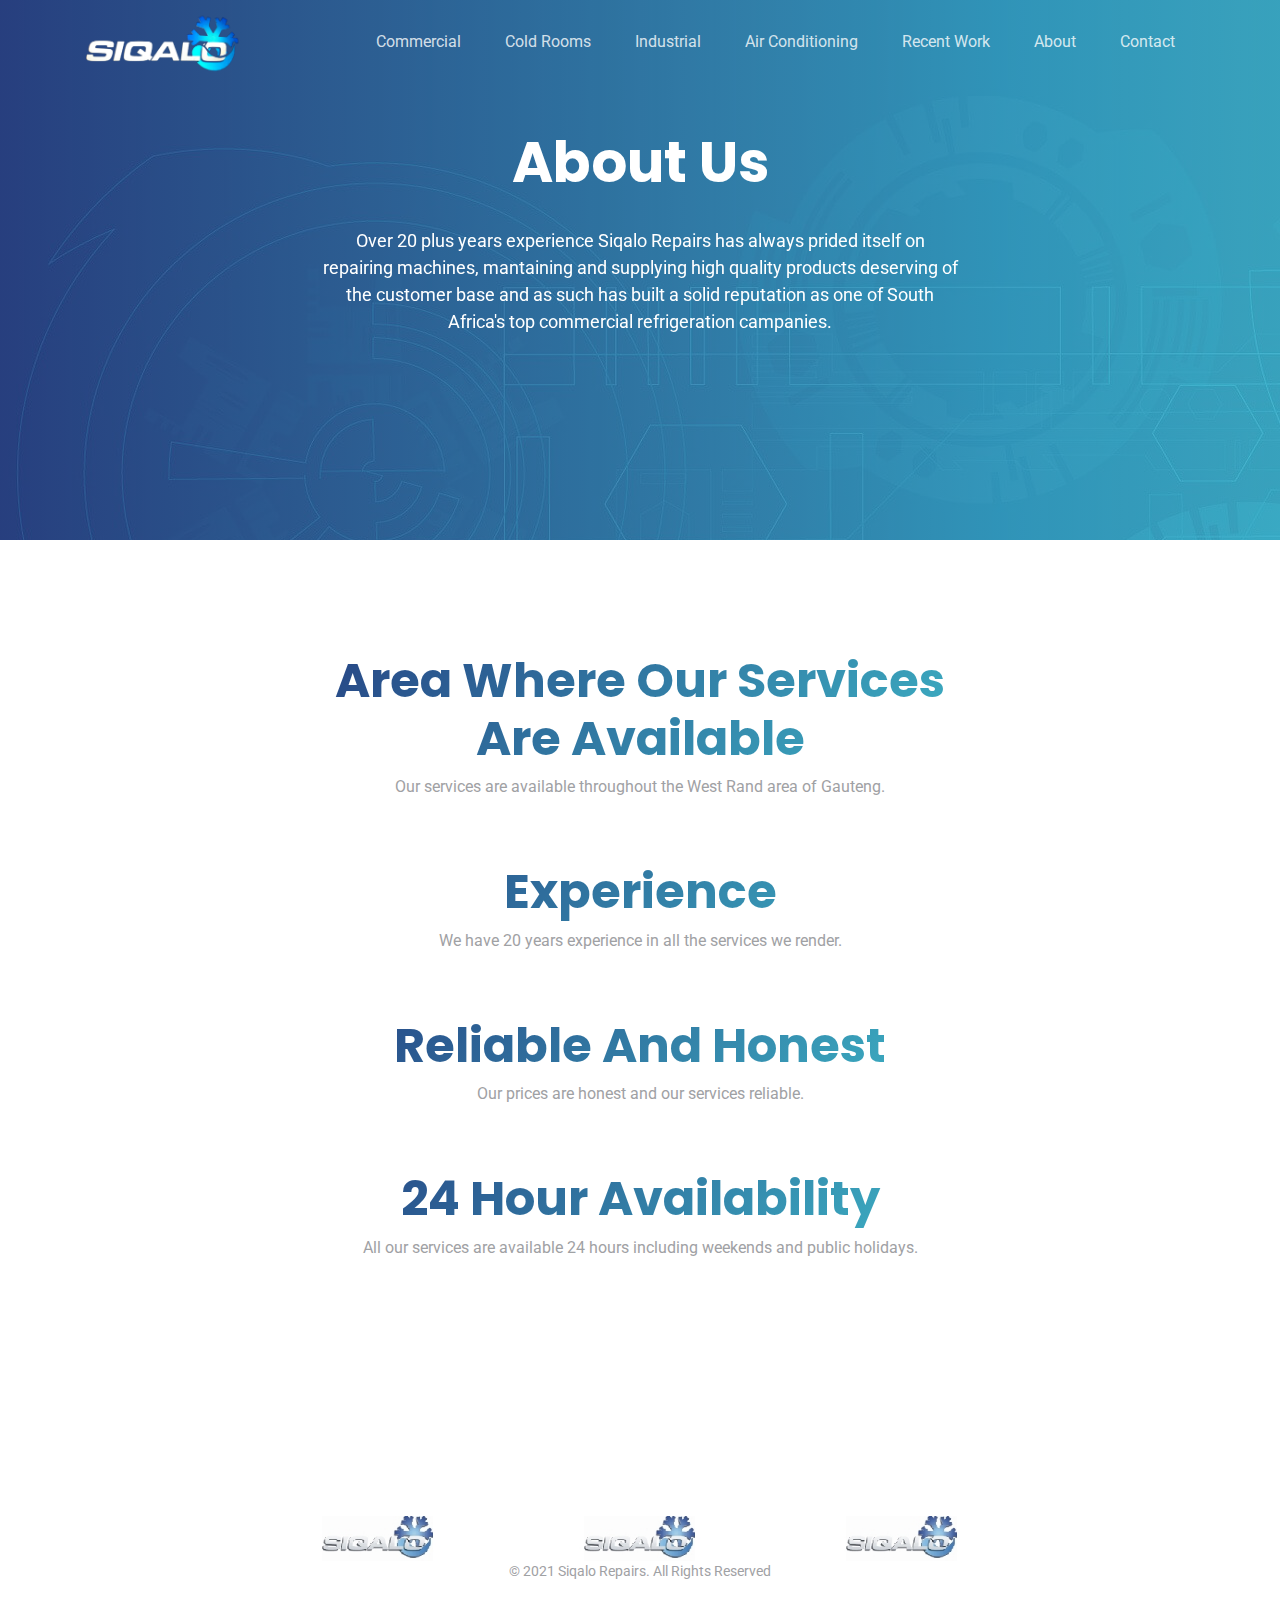
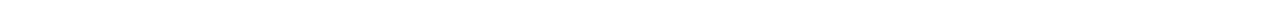
<file: pricing.html>
<!DOCTYPE html>
<html lang="en">

<head>
  <meta charset="utf-8">
  <meta content="width=device-width, initial-scale=1.0" name="viewport">

  <title>Siqalo Repairs About </title>
  <meta content="" name="description">
  <meta content="" name="keywords">

  <!-- Favicons -->
  <link href="assets/img/favicon.ico" rel="icon">
  <link href="assets/img/apple-touch-icon.png" rel="apple-touch-icon">

  <!-- Google Fonts -->
  <link href="https://fonts.googleapis.com/css?family=Roboto:300,300i,400,400i,500,500i,600,600i,700,700i|Poppins:300,300i,400,400i,500,500i,600,600i,700,700i" rel="stylesheet">

  <!-- Vendor CSS Files -->
  <link href="assets/vendor/bootstrap/css/bootstrap.min.css" rel="stylesheet">
  <link href="assets/vendor/icofont/icofont.min.css" rel="stylesheet">
  <link href="assets/vendor/aos/aos.css" rel="stylesheet">
  <link href="assets/vendor/line-awesome/css/line-awesome.min.css" rel="stylesheet">
  <link href="assets/vendor/owl.carousel/assets/owl.carousel.min.css" rel="stylesheet">

  <!-- Template Main CSS File -->
  <link href="assets/css/style.css" rel="stylesheet">

  <!-- =======================================================
  * Template Name: SoftLand - v2.2.0
  * Template URL: https://bootstrapmade.com/softland-bootstrap-app-landing-page-template/
  * Author: BootstrapMade.com
  * License: https://bootstrapmade.com/license/
  ======================================================== -->
</head>

<body>

  <!-- ======= Mobile Menu ======= -->
  <div class="site-mobile-menu site-navbar-target">
    <div class="site-mobile-menu-header">
      <div class="site-mobile-menu-close mt-3">
        <span class="icofont-close js-menu-toggle"></span>
      </div>
    </div>
    <div class="site-mobile-menu-body"></div>
  </div>

  <!-- ======= Header ======= -->
  <header class="site-navbar js-sticky-header site-navbar-target" role="banner">

    <div class="container">
      <div class="row align-items-center">

        <div class="col-6 col-lg-2">
          <h1 class="mb-0 site-logo"><a href="index.html" class="mb-0">
            <img src="./assets/img/newLogo2.png" style="width:100%;"  >
          </a></h1>
        </div>

        <div class="col-12 col-md-10 d-none d-lg-block">
          <nav class="site-navigation position-relative text-right" role="navigation">

            <ul class="site-menu main-menu js-clone-nav mr-auto d-none d-lg-block">
              <li><a href="index.html#Commercial" class="nav-link"> Commercial </a></li>
              <li><a href="index.html#Cold" class="nav-link"> Cold Rooms </a></li>
              <li><a href="index.html#Industrial" class="nav-link"> Industrial </a></li>
              <li><a href="index.html#Air" class="nav-link"> Air Conditioning </a></li>
              <li><a href="work.html" class="nav-link"> Recent Work </a></li>
              <li><a href="pricing.html" class="nav-link"> About </a></li>
              <li><a href="contact.html" class="nav-link">Contact</a></li>
            </ul>
          </nav>
        </div>


        <div class="col-6 d-inline-block d-lg-none ml-md-0 py-3" style="position: relative; top: 3px;">

          <a href="#" class="burger site-menu-toggle js-menu-toggle" data-toggle="collapse" data-target="#main-navbar">
            <span></span>
          </a>
        </div>

      </div>
    </div>

  </header>

  <main id="main">

    <!-- ======= FeatPricingures Section ======= -->
    <div class="hero-section inner-page">
      <div class="wave">

        <svg width="1920px" height="150px" viewBox="0 0 1920 265" version="1.1" xmlns="http://www.w3.org/2000/svg" xmlns:xlink="http://www.w3.org/1999/xlink">
          <g id="Page-1" stroke="none" stroke-width="1" fill="none" fill-rule="evenodd">
            <g id="Apple-TV" transform="translate(0.000000, -402.000000)" fill="#FFFFFF">
              <path d="M0,439.134243 C175.04074,464.89273 327.944386,477.771974 458.710937,477.771974 C654.860765,477.771974 870.645295,442.632362 1205.9828,410.192501 C1429.54114,388.565926 1667.54687,411.092417 1920,477.771974 L1920,667 L1017.15166,667 L0,667 L0,439.134243 Z" id="Path"></path>
            </g>
          </g>
        </svg>

      </div>

      <div class="container">
        <div class="row align-items-center">
          <div class="col-12">
            <div class="row justify-content-center">
              <div class="col-md-7 text-center hero-text">
                <h1 data-aos="fade-up" data-aos-delay="">About Us</h1>
                <p data-aos="fade-up" > Over 20 plus years experience Siqalo Repairs has always prided itself on repairing machines, mantaining and supplying
                  high quality products deserving of the customer base and as such has built a solid reputation as one of South Africa's top
                  commercial refrigeration campanies. </p>
              </div>
            </div>
          </div>
        </div>
      </div>

    </div>

    <section class="section">
      <div class="container">

        <div class="row justify-content-center text-center">
          <div class="col-md-7 mb-5">
            <h2 class="section-heading">Area Where Our Services Are Available</h2>
            <p>Our services are available throughout the West Rand area of Gauteng.</p>
          </div>
        </div>

        <div class="row justify-content-center text-center">
          <div class="col-md-7 mb-5">
            <h2 class="section-heading">Experience</h2>
            <p>We have 20 years experience in all the services we render.</p>
          </div>
        </div>

        <div class="row justify-content-center text-center">
          <div class="col-md-7 mb-5">
            <h2 class="section-heading">Reliable And Honest</h2>
            <p>Our prices are honest and our services reliable.</p>
          </div>
        </div>

        <div class="row justify-content-center text-center">
          <div class="col-md-7 mb-5">
            <h2 class="section-heading">24 Hour Availability</h2>
            <p>All our services are available 24 hours including weekends and public holidays.</p>
          </div>
        </div>
      </div>
      </section>

        <footer class="footer" role="contentinfo">
          <img class="center" src="./assets/img/bottomlogo.jpg">
          <div class="container">
            
            <div class="row justify-content-center text-center">
              <div class="col-md-7">
                <p class="copyright">&copy; 2021 Siqalo Repairs. All Rights Reserved</p>
                <div class="credits">
                  <!--
                  All the links in the footer should remain intact.
                  You can delete the links only if you purchased the pro version.
                  Licensing information: https://bootstrapmade.com/license/
                  Purchase the pro version with working PHP/AJAX contact form: https://bootstrapmade.com/buy/?theme=SoftLand
                  Designed by <a href="https://bootstrapmade.com/">BootstrapMade</a>
                -->
                  
                </div>
              </div>
            </div>
      
          </div>
        </footer>

  <a href="#" class="back-to-top"><i class="icofont-simple-up"></i></a>

  <!-- Vendor JS Files -->
  <script src="assets/vendor/jquery/jquery.min.js"></script>
  <script src="assets/vendor/bootstrap/js/bootstrap.bundle.min.js"></script>
  <script src="assets/vendor/jquery.easing/jquery.easing.min.js"></script>
  <script src="assets/vendor/php-email-form/validate.js"></script>
  <script src="assets/vendor/aos/aos.js"></script>
  <script src="assets/vendor/owl.carousel/owl.carousel.min.js"></script>
  <script src="assets/vendor/jquery-sticky/jquery.sticky.js"></script>

  <!-- Template Main JS File -->
  <script src="assets/js/main.js"></script>

</body>

</html>
</file>
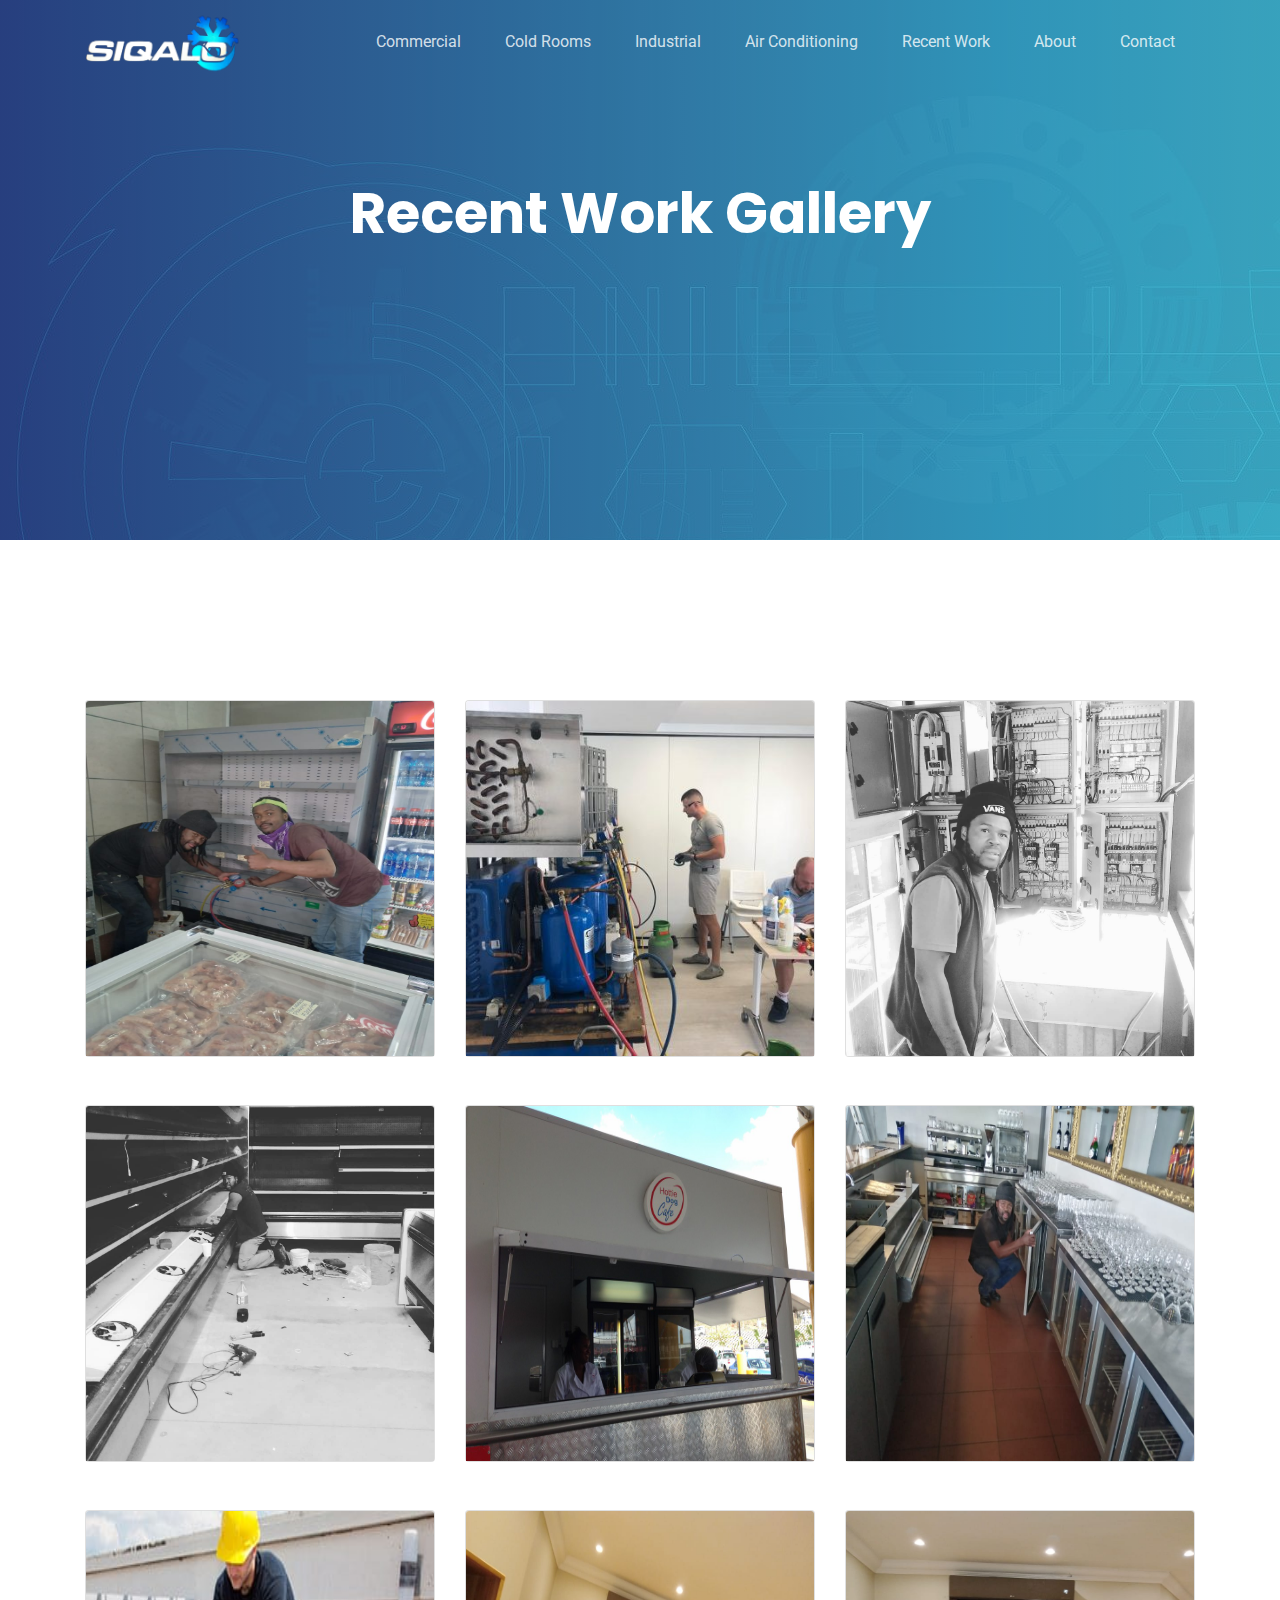
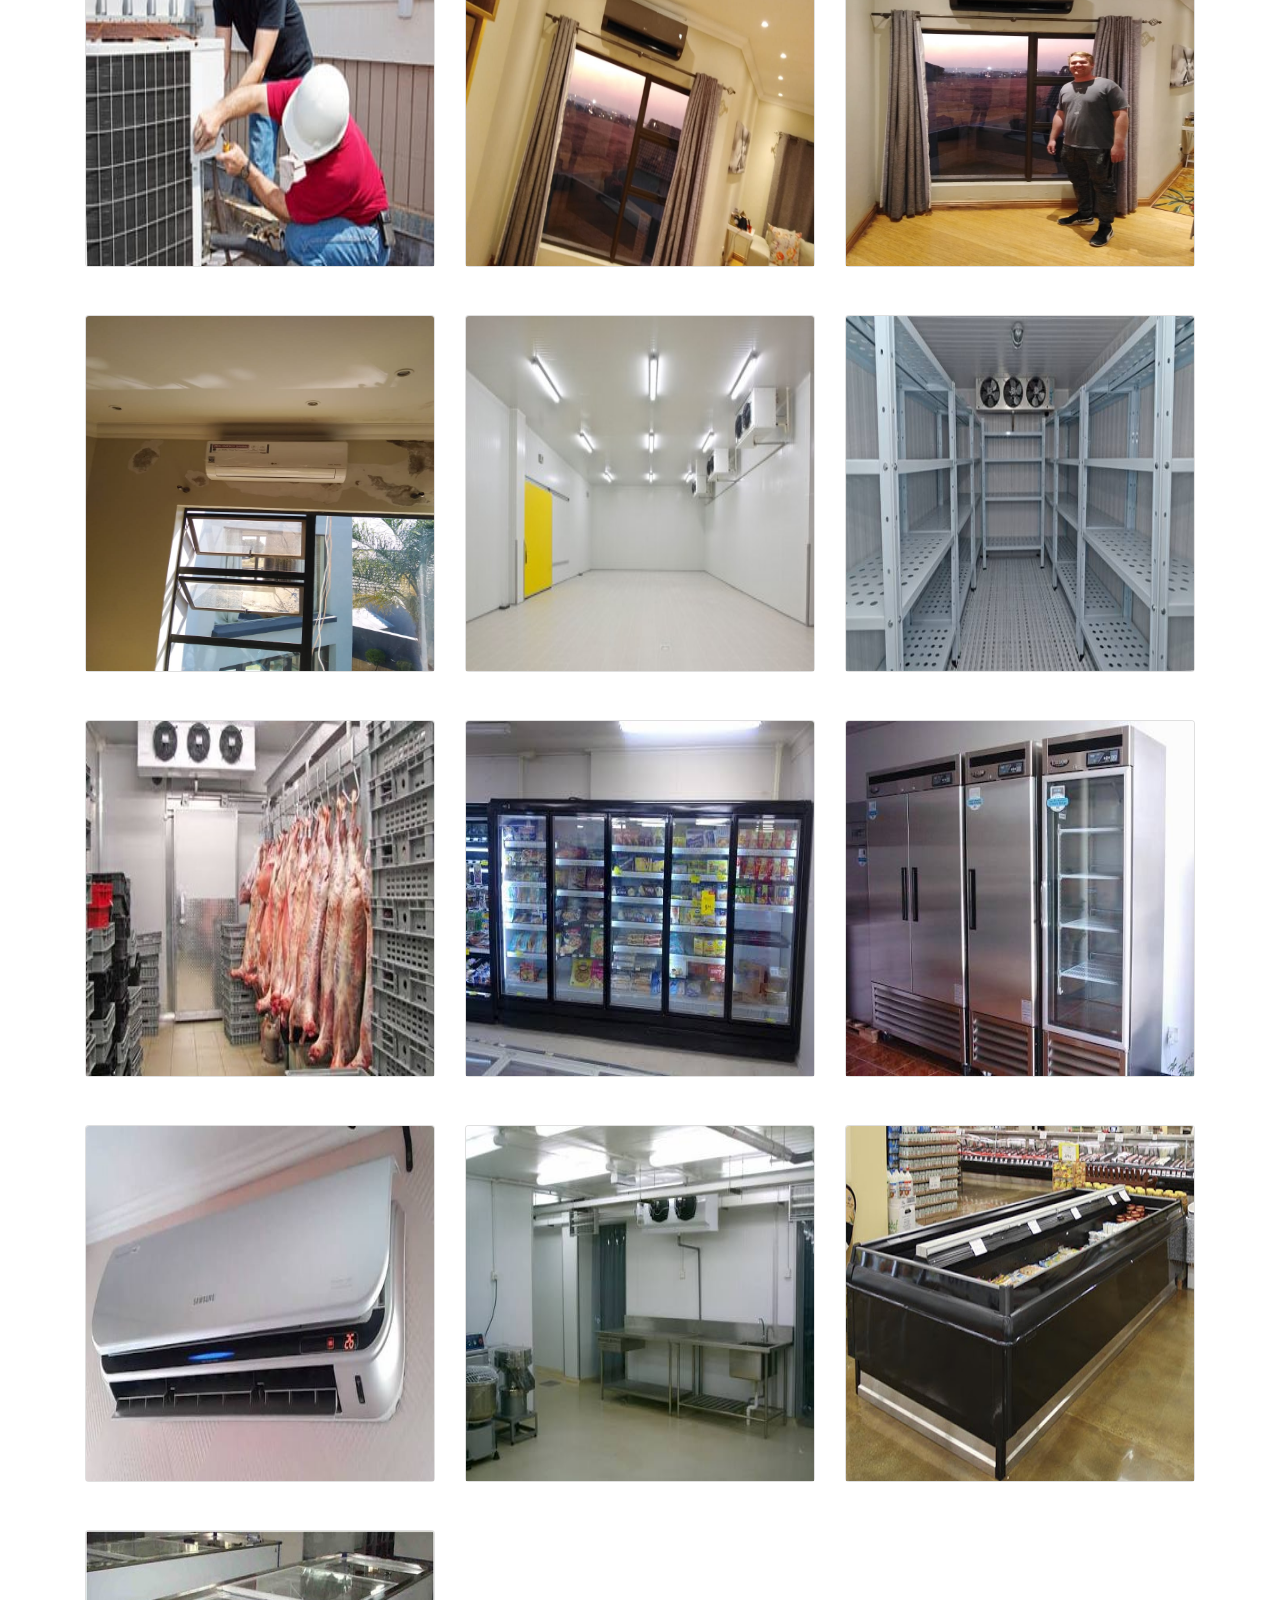
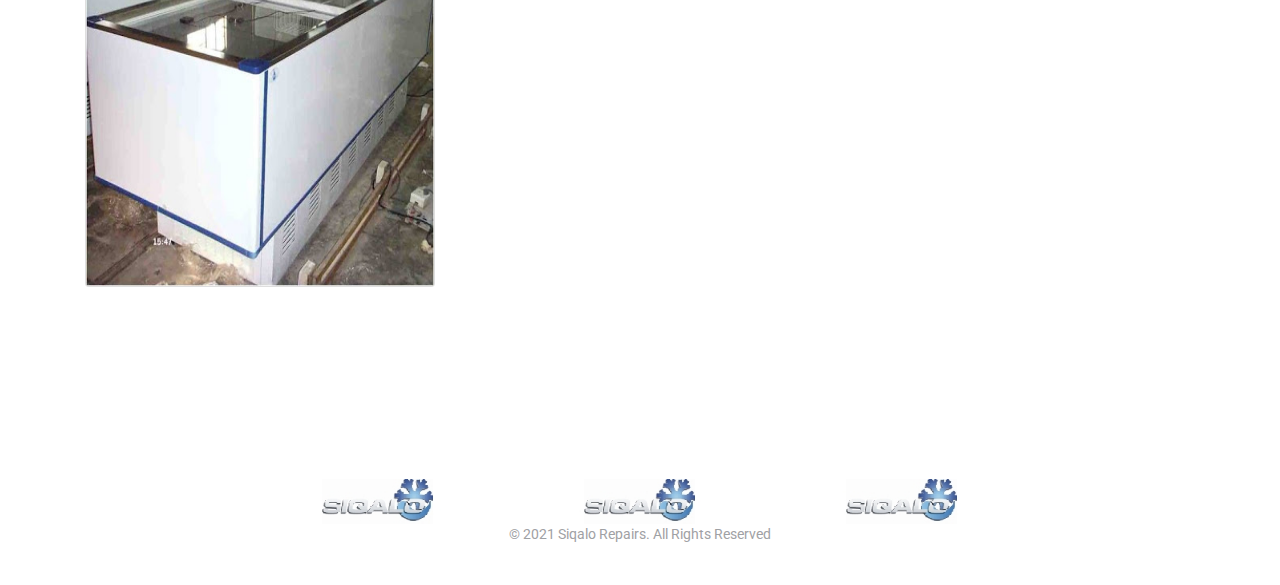
<file: work.html>
<!DOCTYPE html>
<html lang="en">

<head>
  <meta charset="utf-8">
  <meta content="width=device-width, initial-scale=1.0" name="viewport">

  <title>Siqalo Repairs About </title>
  <meta content="" name="description">
  <meta content="" name="keywords">

  <!-- Favicons -->
  <link href="assets/img/favicon.ico" rel="icon">
  <link href="assets/img/apple-touch-icon.png" rel="apple-touch-icon">

  <!-- Google Fonts -->
  <link href="https://fonts.googleapis.com/css?family=Roboto:300,300i,400,400i,500,500i,600,600i,700,700i|Poppins:300,300i,400,400i,500,500i,600,600i,700,700i" rel="stylesheet">

  <!-- Vendor CSS Files -->
  <link href="assets/vendor/bootstrap/css/bootstrap.min.css" rel="stylesheet">
  <link href="assets/vendor/icofont/icofont.min.css" rel="stylesheet">
  <link href="assets/vendor/aos/aos.css" rel="stylesheet">
  <link href="assets/vendor/line-awesome/css/line-awesome.min.css" rel="stylesheet">
  <link href="assets/vendor/owl.carousel/assets/owl.carousel.min.css" rel="stylesheet">

  <!-- Template Main CSS File -->
  <link href="assets/css/style.css" rel="stylesheet">

  <!-- =======================================================
  * Template Name: SoftLand - v2.2.0
  * Template URL: https://bootstrapmade.com/softland-bootstrap-app-landing-page-template/
  * Author: BootstrapMade.com
  * License: https://bootstrapmade.com/license/
  ======================================================== -->
</head>

<body>

  <!-- ======= Mobile Menu ======= -->
  <div class="site-mobile-menu site-navbar-target">
    <div class="site-mobile-menu-header">
      <div class="site-mobile-menu-close mt-3">
        <span class="icofont-close js-menu-toggle"></span>
      </div>
    </div>
    <div class="site-mobile-menu-body"></div>
  </div>

  <!-- ======= Header ======= -->
  <header class="site-navbar js-sticky-header site-navbar-target" role="banner">

    <div class="container">
      <div class="row align-items-center">

        <div class="col-6 col-lg-2">
          <h1 class="mb-0 site-logo"><a href="index.html" class="mb-0">
            <img src="./assets/img/newLogo2.png" style="width:100%;"  >
          </a></h1>
        </div>

        <div class="col-12 col-md-10 d-none d-lg-block">
          <nav class="site-navigation position-relative text-right" role="navigation">

            <ul class="site-menu main-menu js-clone-nav mr-auto d-none d-lg-block">
              <li><a href="index.html#Commercial" class="nav-link"> Commercial </a></li>
              <li><a href="index.html#Cold" class="nav-link"> Cold Rooms </a></li>
              <li><a href="index.html#Industrial" class="nav-link"> Industrial </a></li>
              <li><a href="index.html#Air" class="nav-link"> Air Conditioning </a></li>
              <li><a href="work.html" class="nav-link"> Recent Work </a></li>
              <li><a href="pricing.html" class="nav-link"> About </a></li>
              <li><a href="contact.html" class="nav-link">Contact</a></li>
            </ul>
          </nav>
        </div>


        <div class="col-6 d-inline-block d-lg-none ml-md-0 py-3" style="position: relative; top: 3px;">

          <a href="#" class="burger site-menu-toggle js-menu-toggle" data-toggle="collapse" data-target="#main-navbar">
            <span></span>
          </a>
        </div>

      </div>
    </div>

  </header>

  <main id="main">

    <!-- ======= FeatPricingures Section ======= -->
    <div class="hero-section inner-page">
      <div class="wave">

        <svg width="1920px" height="150px" viewBox="0 0 1920 265" version="1.1" xmlns="http://www.w3.org/2000/svg" xmlns:xlink="http://www.w3.org/1999/xlink">
          <g id="Page-1" stroke="none" stroke-width="1" fill="none" fill-rule="evenodd">
            <g id="Apple-TV" transform="translate(0.000000, -402.000000)" fill="#FFFFFF">
              <path d="M0,439.134243 C175.04074,464.89273 327.944386,477.771974 458.710937,477.771974 C654.860765,477.771974 870.645295,442.632362 1205.9828,410.192501 C1429.54114,388.565926 1667.54687,411.092417 1920,477.771974 L1920,667 L1017.15166,667 L0,667 L0,439.134243 Z" id="Path"></path>
            </g>
          </g>
        </svg>

      </div>

      <div class="container">
        <div class="row align-items-center">
          <div class="col-12">
            <div class="row justify-content-center">
              <div class="col-md-7 text-center hero-text">
                <h1 data-aos="fade-up" data-aos-delay=""> Recent Work Gallery </h1>
              </div>
            </div>
          </div>
        </div>
      </div>

    </div>
<!---------------------------------------------->
<main id="main">

<section class="section">
<div class="container">

    <div class="row">

        <div class="col-lg-4 mt-5">

            <div class="card" >
                <img class="card-img-top" src="./assets/img/work1.jpg" alt="Card image" style="width:100%; height:355px;">
            </div>

        </div>

        <div class="col-lg-4 mt-5">

            <div class="card" >
                <img class="card-img-top" src="./assets/img/work6.jpeg" alt="Card image" style="width:100%; height:355px;">
            </div>

        </div>

        <div class="col-lg-4 mt-5">

            <div class="card" >
                <img class="card-img-top" src="./assets/img/work3.jpg" alt="Card image" style="width:100%; height:355px;">
            </div>

        </div>

        <div class="col-lg-4 mt-5">

            <div class="card" >
                <img class="card-img-top" src="./assets/img/work4.jpg" alt="Card image" style="width:100%; height:355px;">
            </div>

        </div>

        <div class="col-lg-4 mt-5">

            <div class="card" >
                <img class="card-img-top" src="./assets/img/work5.jpeg" alt="Card image" style="width:100%; height:355px;">
            </div>

        </div>

        <div class="col-lg-4 mt-5">

            <div class="card" >
                <img class="card-img-top" src="./assets/img/work2.jpg" alt="Card image" style="width:100%; height:355px;">
            </div>

        </div>

        <div class="col-lg-4 mt-5">

          <div class="card" >
              <img class="card-img-top" src="./assets/img/work7.jpeg" alt="Card image" style="width:100%; height:355px;">
          </div>

      </div>

      <div class="col-lg-4 mt-5">

        <div class="card" >
            <img class="card-img-top" src="./assets/img/work8.jpeg" alt="Card image" style="width:100%; height:355px;">
        </div>

    </div>

    <div class="col-lg-4 mt-5">

      <div class="card" >
          <img class="card-img-top" src="./assets/img/work9.jpeg" alt="Card image" style="width:100%; height:355px;">
      </div>

  </div>

  <div class="col-lg-4 mt-5">

    <div class="card" >
        <img class="card-img-top" src="./assets/img/work10.jpeg" alt="Card image" style="width:100%; height:355px;">
    </div>

</div>

<div class="col-lg-4 mt-5">

  <div class="card" >
      <img class="card-img-top" src="./assets/img/work11.jpeg" alt="Card image" style="width:100%; height:355px;">
  </div>

</div>

<div class="col-lg-4 mt-5">

  <div class="card" >
      <img class="card-img-top" src="./assets/img/work12.jpeg" alt="Card image" style="width:100%; height:355px;">
  </div>

</div>

<div class="col-lg-4 mt-5">

  <div class="card" >
      <img class="card-img-top" src="./assets/img/work13.jpeg" alt="Card image" style="width:100%; height:355px;">
  </div>

</div>

<div class="col-lg-4 mt-5">

  <div class="card" >
      <img class="card-img-top" src="./assets/img/work14.jpeg" alt="Card image" style="width:100%; height:355px;">
  </div>

</div>

<div class="col-lg-4 mt-5">

  <div class="card" >
      <img class="card-img-top" src="./assets/img/work15.jpeg" alt="Card image" style="width:100%; height:355px;">
  </div>

</div>

<div class="col-lg-4 mt-5">

  <div class="card" >
      <img class="card-img-top" src="./assets/img/work16.jpeg" alt="Card image" style="width:100%; height:355px;">
  </div>

</div>

<div class="col-lg-4 mt-5">

  <div class="card" >
      <img class="card-img-top" src="./assets/img/work17.jpeg" alt="Card image" style="width:100%; height:355px;">
  </div>

</div>

<div class="col-lg-4 mt-5">

  <div class="card" >
      <img class="card-img-top" src="./assets/img/work18.jpeg" alt="Card image" style="width:100%; height:355px;">
  </div>

</div>

<div class="col-lg-4 mt-5">

  <div class="card" >
      <img class="card-img-top" src="./assets/img/work19.jpeg" alt="Card image" style="width:100%; height:355px;">
  </div>

</div>

</div>

 
  

</div>
</section>
</main><!-- End #main -->
<!---------------------------------------------->
    

        <footer class="footer" role="contentinfo">
          <img class="center" src="./assets/img/bottomlogo.jpg">
          <div class="container">
            
            <div class="row justify-content-center text-center">
              <div class="col-md-7">
                <p class="copyright">&copy; 2021 Siqalo Repairs. All Rights Reserved</p>
                <div class="credits">
                  <!--
                  All the links in the footer should remain intact.
                  You can delete the links only if you purchased the pro version.
                  Licensing information: https://bootstrapmade.com/license/
                  Purchase the pro version with working PHP/AJAX contact form: https://bootstrapmade.com/buy/?theme=SoftLand
                  Designed by <a href="https://bootstrapmade.com/">BootstrapMade</a>
                -->
                  
                </div>
              </div>
            </div>
      
          </div>
        </footer>

  <a href="#" class="back-to-top"><i class="icofont-simple-up"></i></a>

  <!-- Vendor JS Files -->
  <script src="assets/vendor/jquery/jquery.min.js"></script>
  <script src="assets/vendor/bootstrap/js/bootstrap.bundle.min.js"></script>
  <script src="assets/vendor/jquery.easing/jquery.easing.min.js"></script>
  <script src="assets/vendor/php-email-form/validate.js"></script>
  <script src="assets/vendor/aos/aos.js"></script>
  <script src="assets/vendor/owl.carousel/owl.carousel.min.js"></script>
  <script src="assets/vendor/jquery-sticky/jquery.sticky.js"></script>

  <!-- Template Main JS File -->
  <script src="assets/js/main.js"></script>

</body>

</html>
</file>
<file: assets/vendor/line-awesome/css/line-awesome.min.css>
.la,.lab,.lad,.lal,.lar,.las{-moz-osx-font-smoothing:grayscale;-webkit-font-smoothing:antialiased;display:inline-block;font-style:normal;font-variant:normal;text-rendering:auto;line-height:1}.la-lg{font-size:1.33333em;line-height:.75em;vertical-align:-.0667em}.la-xs{font-size:.75em}.la-sm{font-size:.875em}.la-1x{font-size:1em}.la-2x{font-size:2em}.la-3x{font-size:3em}.la-4x{font-size:4em}.la-5x{font-size:5em}.la-6x{font-size:6em}.la-7x{font-size:7em}.la-8x{font-size:8em}.la-9x{font-size:9em}.la-10x{font-size:10em}.la-fw{text-align:center;width:1.25em}.la-ul{list-style-type:none;margin-left:2.5em;padding-left:0}.la-ul>li{position:relative}.la-li{left:-2em;position:absolute;text-align:center;width:2em;line-height:inherit}.la-border{border:solid .08em #eee;border-radius:.1em;padding:.2em .25em .15em}.la-pull-left{float:left}.la-pull-right{float:right}.la.la-pull-left,.lab.la-pull-left,.lal.la-pull-left,.lar.la-pull-left,.las.la-pull-left{margin-right:.3em}.la.la-pull-right,.lab.la-pull-right,.lal.la-pull-right,.lar.la-pull-right,.las.la-pull-right{margin-left:.3em}.la-spin{-webkit-animation:la-spin 2s infinite linear;animation:la-spin 2s infinite linear}.la-pulse{-webkit-animation:la-spin 1s infinite steps(8);animation:la-spin 1s infinite steps(8)}@-webkit-keyframes la-spin{0%{-webkit-transform:rotate(0);transform:rotate(0)}100%{-webkit-transform:rotate(360deg);transform:rotate(360deg)}}@keyframes la-spin{0%{-webkit-transform:rotate(0);transform:rotate(0)}100%{-webkit-transform:rotate(360deg);transform:rotate(360deg)}}.la-rotate-90{-webkit-transform:rotate(90deg);transform:rotate(90deg)}.la-rotate-180{-webkit-transform:rotate(180deg);transform:rotate(180deg)}.la-rotate-270{-webkit-transform:rotate(270deg);transform:rotate(270deg)}.la-flip-horizontal{-webkit-transform:scale(-1,1);transform:scale(-1,1)}.la-flip-vertical{-webkit-transform:scale(1,-1);transform:scale(1,-1)}.la-flip-both,.la-flip-horizontal.la-flip-vertical{-webkit-transform:scale(-1,-1);transform:scale(-1,-1)}:root .la-flip-both,:root .la-flip-horizontal,:root .la-flip-vertical,:root .la-rotate-180,:root .la-rotate-270,:root .la-rotate-90{-webkit-filter:none;filter:none}.la-stack{display:inline-block;height:2em;line-height:2em;position:relative;vertical-align:middle;width:2.5em}.la-stack-1x,.la-stack-2x{left:0;position:absolute;text-align:center;width:100%}.la-stack-1x{line-height:inherit}.la-stack-2x{font-size:2em}.la-inverse{color:#fff}.la-500px:before{content:"\f26e"}.la-accessible-icon:before{content:"\f368"}.la-accusoft:before{content:"\f369"}.la-acquisitions-incorporated:before{content:"\f6af"}.la-ad:before{content:"\f641"}.la-address-book:before{content:"\f2b9"}.la-address-card:before{content:"\f2bb"}.la-adjust:before{content:"\f042"}.la-adn:before{content:"\f170"}.la-adobe:before{content:"\f778"}.la-adversal:before{content:"\f36a"}.la-affiliatetheme:before{content:"\f36b"}.la-air-freshener:before{content:"\f5d0"}.la-airbnb:before{content:"\f834"}.la-algolia:before{content:"\f36c"}.la-align-center:before{content:"\f037"}.la-align-justify:before{content:"\f039"}.la-align-left:before{content:"\f036"}.la-align-right:before{content:"\f038"}.la-alipay:before{content:"\f642"}.la-allergies:before{content:"\f461"}.la-amazon:before{content:"\f270"}.la-amazon-pay:before{content:"\f42c"}.la-ambulance:before{content:"\f0f9"}.la-american-sign-language-interpreting:before{content:"\f2a3"}.la-amilia:before{content:"\f36d"}.la-anchor:before{content:"\f13d"}.la-android:before{content:"\f17b"}.la-angellist:before{content:"\f209"}.la-angle-double-down:before{content:"\f103"}.la-angle-double-left:before{content:"\f100"}.la-angle-double-right:before{content:"\f101"}.la-angle-double-up:before{content:"\f102"}.la-angle-down:before{content:"\f107"}.la-angle-left:before{content:"\f104"}.la-angle-right:before{content:"\f105"}.la-angle-up:before{content:"\f106"}.la-angry:before{content:"\f556"}.la-angrycreative:before{content:"\f36e"}.la-angular:before{content:"\f420"}.la-ankh:before{content:"\f644"}.la-app-store:before{content:"\f36f"}.la-app-store-ios:before{content:"\f370"}.la-apper:before{content:"\f371"}.la-apple:before{content:"\f179"}.la-apple-alt:before{content:"\f5d1"}.la-apple-pay:before{content:"\f415"}.la-archive:before{content:"\f187"}.la-archway:before{content:"\f557"}.la-arrow-alt-circle-down:before{content:"\f358"}.la-arrow-alt-circle-left:before{content:"\f359"}.la-arrow-alt-circle-right:before{content:"\f35a"}.la-arrow-alt-circle-up:before{content:"\f35b"}.la-arrow-circle-down:before{content:"\f0ab"}.la-arrow-circle-left:before{content:"\f0a8"}.la-arrow-circle-right:before{content:"\f0a9"}.la-arrow-circle-up:before{content:"\f0aa"}.la-arrow-down:before{content:"\f063"}.la-arrow-left:before{content:"\f060"}.la-arrow-right:before{content:"\f061"}.la-arrow-up:before{content:"\f062"}.la-arrows-alt:before{content:"\f0b2"}.la-arrows-alt-h:before{content:"\f337"}.la-arrows-alt-v:before{content:"\f338"}.la-artstation:before{content:"\f77a"}.la-assistive-listening-systems:before{content:"\f2a2"}.la-asterisk:before{content:"\f069"}.la-asymmetrik:before{content:"\f372"}.la-at:before{content:"\f1fa"}.la-atlas:before{content:"\f558"}.la-atlassian:before{content:"\f77b"}.la-atom:before{content:"\f5d2"}.la-audible:before{content:"\f373"}.la-audio-description:before{content:"\f29e"}.la-autoprefixer:before{content:"\f41c"}.la-avianex:before{content:"\f374"}.la-aviato:before{content:"\f421"}.la-award:before{content:"\f559"}.la-aws:before{content:"\f375"}.la-baby:before{content:"\f77c"}.la-baby-carriage:before{content:"\f77d"}.la-backspace:before{content:"\f55a"}.la-backward:before{content:"\f04a"}.la-bacon:before{content:"\f7e5"}.la-balance-scale:before{content:"\f24e"}.la-balance-scale-left:before{content:"\f515"}.la-balance-scale-right:before{content:"\f516"}.la-ban:before{content:"\f05e"}.la-band-aid:before{content:"\f462"}.la-bandcamp:before{content:"\f2d5"}.la-barcode:before{content:"\f02a"}.la-bars:before{content:"\f0c9"}.la-baseball-ball:before{content:"\f433"}.la-basketball-ball:before{content:"\f434"}.la-bath:before{content:"\f2cd"}.la-battery-empty:before{content:"\f244"}.la-battery-full:before{content:"\f240"}.la-battery-half:before{content:"\f242"}.la-battery-quarter:before{content:"\f243"}.la-battery-three-quarters:before{content:"\f241"}.la-battle-net:before{content:"\f835"}.la-bed:before{content:"\f236"}.la-beer:before{content:"\f0fc"}.la-behance:before{content:"\f1b4"}.la-behance-square:before{content:"\f1b5"}.la-bell:before{content:"\f0f3"}.la-bell-slash:before{content:"\f1f6"}.la-bezier-curve:before{content:"\f55b"}.la-bible:before{content:"\f647"}.la-bicycle:before{content:"\f206"}.la-biking:before{content:"\f84a"}.la-bimobject:before{content:"\f378"}.la-binoculars:before{content:"\f1e5"}.la-biohazard:before{content:"\f780"}.la-birthday-cake:before{content:"\f1fd"}.la-bitbucket:before{content:"\f171"}.la-bitcoin:before{content:"\f379"}.la-bity:before{content:"\f37a"}.la-black-tie:before{content:"\f27e"}.la-blackberry:before{content:"\f37b"}.la-blender:before{content:"\f517"}.la-blender-phone:before{content:"\f6b6"}.la-blind:before{content:"\f29d"}.la-blog:before{content:"\f781"}.la-blogger:before{content:"\f37c"}.la-blogger-b:before{content:"\f37d"}.la-bluetooth:before{content:"\f293"}.la-bluetooth-b:before{content:"\f294"}.la-bold:before{content:"\f032"}.la-bolt:before{content:"\f0e7"}.la-bomb:before{content:"\f1e2"}.la-bone:before{content:"\f5d7"}.la-bong:before{content:"\f55c"}.la-book:before{content:"\f02d"}.la-book-dead:before{content:"\f6b7"}.la-book-medical:before{content:"\f7e6"}.la-book-open:before{content:"\f518"}.la-book-reader:before{content:"\f5da"}.la-bookmark:before{content:"\f02e"}.la-bootstrap:before{content:"\f836"}.la-border-all:before{content:"\f84c"}.la-border-none:before{content:"\f850"}.la-border-style:before{content:"\f853"}.la-bowling-ball:before{content:"\f436"}.la-box:before{content:"\f466"}.la-box-open:before{content:"\f49e"}.la-boxes:before{content:"\f468"}.la-braille:before{content:"\f2a1"}.la-brain:before{content:"\f5dc"}.la-bread-slice:before{content:"\f7ec"}.la-briefcase:before{content:"\f0b1"}.la-briefcase-medical:before{content:"\f469"}.la-broadcast-tower:before{content:"\f519"}.la-broom:before{content:"\f51a"}.la-brush:before{content:"\f55d"}.la-btc:before{content:"\f15a"}.la-buffer:before{content:"\f837"}.la-bug:before{content:"\f188"}.la-building:before{content:"\f1ad"}.la-bullhorn:before{content:"\f0a1"}.la-bullseye:before{content:"\f140"}.la-burn:before{content:"\f46a"}.la-buromobelexperte:before{content:"\f37f"}.la-bus:before{content:"\f207"}.la-bus-alt:before{content:"\f55e"}.la-business-time:before{content:"\f64a"}.la-buy-n-large:before{content:"\f8a6"}.la-buysellads:before{content:"\f20d"}.la-calculator:before{content:"\f1ec"}.la-calendar:before{content:"\f133"}.la-calendar-alt:before{content:"\f073"}.la-calendar-check:before{content:"\f274"}.la-calendar-day:before{content:"\f783"}.la-calendar-minus:before{content:"\f272"}.la-calendar-plus:before{content:"\f271"}.la-calendar-times:before{content:"\f273"}.la-calendar-week:before{content:"\f784"}.la-camera:before{content:"\f030"}.la-camera-retro:before{content:"\f083"}.la-campground:before{content:"\f6bb"}.la-canadian-maple-leaf:before{content:"\f785"}.la-candy-cane:before{content:"\f786"}.la-cannabis:before{content:"\f55f"}.la-capsules:before{content:"\f46b"}.la-car:before{content:"\f1b9"}.la-car-alt:before{content:"\f5de"}.la-car-battery:before{content:"\f5df"}.la-car-crash:before{content:"\f5e1"}.la-car-side:before{content:"\f5e4"}.la-caret-down:before{content:"\f0d7"}.la-caret-left:before{content:"\f0d9"}.la-caret-right:before{content:"\f0da"}.la-caret-square-down:before{content:"\f150"}.la-caret-square-left:before{content:"\f191"}.la-caret-square-right:before{content:"\f152"}.la-caret-square-up:before{content:"\f151"}.la-caret-up:before{content:"\f0d8"}.la-carrot:before{content:"\f787"}.la-cart-arrow-down:before{content:"\f218"}.la-cart-plus:before{content:"\f217"}.la-cash-register:before{content:"\f788"}.la-cat:before{content:"\f6be"}.la-cc-amazon-pay:before{content:"\f42d"}.la-cc-amex:before{content:"\f1f3"}.la-cc-apple-pay:before{content:"\f416"}.la-cc-diners-club:before{content:"\f24c"}.la-cc-discover:before{content:"\f1f2"}.la-cc-jcb:before{content:"\f24b"}.la-cc-mastercard:before{content:"\f1f1"}.la-cc-paypal:before{content:"\f1f4"}.la-cc-stripe:before{content:"\f1f5"}.la-cc-visa:before{content:"\f1f0"}.la-centercode:before{content:"\f380"}.la-centos:before{content:"\f789"}.la-certificate:before{content:"\f0a3"}.la-chair:before{content:"\f6c0"}.la-chalkboard:before{content:"\f51b"}.la-chalkboard-teacher:before{content:"\f51c"}.la-charging-station:before{content:"\f5e7"}.la-chart-area:before{content:"\f1fe"}.la-chart-bar:before{content:"\f080"}.la-chart-line:before{content:"\f201"}.la-chart-pie:before{content:"\f200"}.la-check:before{content:"\f00c"}.la-check-circle:before{content:"\f058"}.la-check-double:before{content:"\f560"}.la-check-square:before{content:"\f14a"}.la-cheese:before{content:"\f7ef"}.la-chess:before{content:"\f439"}.la-chess-bishop:before{content:"\f43a"}.la-chess-board:before{content:"\f43c"}.la-chess-king:before{content:"\f43f"}.la-chess-knight:before{content:"\f441"}.la-chess-pawn:before{content:"\f443"}.la-chess-queen:before{content:"\f445"}.la-chess-rook:before{content:"\f447"}.la-chevron-circle-down:before{content:"\f13a"}.la-chevron-circle-left:before{content:"\f137"}.la-chevron-circle-right:before{content:"\f138"}.la-chevron-circle-up:before{content:"\f139"}.la-chevron-down:before{content:"\f078"}.la-chevron-left:before{content:"\f053"}.la-chevron-right:before{content:"\f054"}.la-chevron-up:before{content:"\f077"}.la-child:before{content:"\f1ae"}.la-chrome:before{content:"\f268"}.la-chromecast:before{content:"\f838"}.la-church:before{content:"\f51d"}.la-circle:before{content:"\f111"}.la-circle-notch:before{content:"\f1ce"}.la-city:before{content:"\f64f"}.la-clinic-medical:before{content:"\f7f2"}.la-clipboard:before{content:"\f328"}.la-clipboard-check:before{content:"\f46c"}.la-clipboard-list:before{content:"\f46d"}.la-clock:before{content:"\f017"}.la-clone:before{content:"\f24d"}.la-closed-captioning:before{content:"\f20a"}.la-cloud:before{content:"\f0c2"}.la-cloud-download-alt:before{content:"\f381"}.la-cloud-meatball:before{content:"\f73b"}.la-cloud-moon:before{content:"\f6c3"}.la-cloud-moon-rain:before{content:"\f73c"}.la-cloud-rain:before{content:"\f73d"}.la-cloud-showers-heavy:before{content:"\f740"}.la-cloud-sun:before{content:"\f6c4"}.la-cloud-sun-rain:before{content:"\f743"}.la-cloud-upload-alt:before{content:"\f382"}.la-cloudscale:before{content:"\f383"}.la-cloudsmith:before{content:"\f384"}.la-cloudversify:before{content:"\f385"}.la-cocktail:before{content:"\f561"}.la-code:before{content:"\f121"}.la-code-branch:before{content:"\f126"}.la-codepen:before{content:"\f1cb"}.la-codiepie:before{content:"\f284"}.la-coffee:before{content:"\f0f4"}.la-cog:before{content:"\f013"}.la-cogs:before{content:"\f085"}.la-coins:before{content:"\f51e"}.la-columns:before{content:"\f0db"}.la-comment:before{content:"\f075"}.la-comment-alt:before{content:"\f27a"}.la-comment-dollar:before{content:"\f651"}.la-comment-dots:before{content:"\f4ad"}.la-comment-medical:before{content:"\f7f5"}.la-comment-slash:before{content:"\f4b3"}.la-comments:before{content:"\f086"}.la-comments-dollar:before{content:"\f653"}.la-compact-disc:before{content:"\f51f"}.la-compass:before{content:"\f14e"}.la-compress:before{content:"\f066"}.la-compress-arrows-alt:before{content:"\f78c"}.la-concierge-bell:before{content:"\f562"}.la-confluence:before{content:"\f78d"}.la-connectdevelop:before{content:"\f20e"}.la-contao:before{content:"\f26d"}.la-cookie:before{content:"\f563"}.la-cookie-bite:before{content:"\f564"}.la-copy:before{content:"\f0c5"}.la-copyright:before{content:"\f1f9"}.la-cotton-bureau:before{content:"\f89e"}.la-couch:before{content:"\f4b8"}.la-cpanel:before{content:"\f388"}.la-creative-commons:before{content:"\f25e"}.la-creative-commons-by:before{content:"\f4e7"}.la-creative-commons-nc:before{content:"\f4e8"}.la-creative-commons-nc-eu:before{content:"\f4e9"}.la-creative-commons-nc-jp:before{content:"\f4ea"}.la-creative-commons-nd:before{content:"\f4eb"}.la-creative-commons-pd:before{content:"\f4ec"}.la-creative-commons-pd-alt:before{content:"\f4ed"}.la-creative-commons-remix:before{content:"\f4ee"}.la-creative-commons-sa:before{content:"\f4ef"}.la-creative-commons-sampling:before{content:"\f4f0"}.la-creative-commons-sampling-plus:before{content:"\f4f1"}.la-creative-commons-share:before{content:"\f4f2"}.la-creative-commons-zero:before{content:"\f4f3"}.la-credit-card:before{content:"\f09d"}.la-critical-role:before{content:"\f6c9"}.la-crop:before{content:"\f125"}.la-crop-alt:before{content:"\f565"}.la-cross:before{content:"\f654"}.la-crosshairs:before{content:"\f05b"}.la-crow:before{content:"\f520"}.la-crown:before{content:"\f521"}.la-crutch:before{content:"\f7f7"}.la-css3:before{content:"\f13c"}.la-css3-alt:before{content:"\f38b"}.la-cube:before{content:"\f1b2"}.la-cubes:before{content:"\f1b3"}.la-cut:before{content:"\f0c4"}.la-cuttlefish:before{content:"\f38c"}.la-d-and-d:before{content:"\f38d"}.la-d-and-d-beyond:before{content:"\f6ca"}.la-dashcube:before{content:"\f210"}.la-database:before{content:"\f1c0"}.la-deaf:before{content:"\f2a4"}.la-delicious:before{content:"\f1a5"}.la-democrat:before{content:"\f747"}.la-deploydog:before{content:"\f38e"}.la-deskpro:before{content:"\f38f"}.la-desktop:before{content:"\f108"}.la-dev:before{content:"\f6cc"}.la-deviantart:before{content:"\f1bd"}.la-dharmachakra:before{content:"\f655"}.la-dhl:before{content:"\f790"}.la-diagnoses:before{content:"\f470"}.la-diaspora:before{content:"\f791"}.la-dice:before{content:"\f522"}.la-dice-d20:before{content:"\f6cf"}.la-dice-d6:before{content:"\f6d1"}.la-dice-five:before{content:"\f523"}.la-dice-four:before{content:"\f524"}.la-dice-one:before{content:"\f525"}.la-dice-six:before{content:"\f526"}.la-dice-three:before{content:"\f527"}.la-dice-two:before{content:"\f528"}.la-digg:before{content:"\f1a6"}.la-digital-ocean:before{content:"\f391"}.la-digital-tachograph:before{content:"\f566"}.la-directions:before{content:"\f5eb"}.la-discord:before{content:"\f392"}.la-discourse:before{content:"\f393"}.la-divide:before{content:"\f529"}.la-dizzy:before{content:"\f567"}.la-dna:before{content:"\f471"}.la-dochub:before{content:"\f394"}.la-docker:before{content:"\f395"}.la-dog:before{content:"\f6d3"}.la-dollar-sign:before{content:"\f155"}.la-dolly:before{content:"\f472"}.la-dolly-flatbed:before{content:"\f474"}.la-donate:before{content:"\f4b9"}.la-door-closed:before{content:"\f52a"}.la-door-open:before{content:"\f52b"}.la-dot-circle:before{content:"\f192"}.la-dove:before{content:"\f4ba"}.la-download:before{content:"\f019"}.la-draft2digital:before{content:"\f396"}.la-drafting-compass:before{content:"\f568"}.la-dragon:before{content:"\f6d5"}.la-draw-polygon:before{content:"\f5ee"}.la-dribbble:before{content:"\f17d"}.la-dribbble-square:before{content:"\f397"}.la-dropbox:before{content:"\f16b"}.la-drum:before{content:"\f569"}.la-drum-steelpan:before{content:"\f56a"}.la-drumstick-bite:before{content:"\f6d7"}.la-drupal:before{content:"\f1a9"}.la-dumbbell:before{content:"\f44b"}.la-dumpster:before{content:"\f793"}.la-dumpster-fire:before{content:"\f794"}.la-dungeon:before{content:"\f6d9"}.la-dyalog:before{content:"\f399"}.la-earlybirds:before{content:"\f39a"}.la-ebay:before{content:"\f4f4"}.la-edge:before{content:"\f282"}.la-edit:before{content:"\f044"}.la-egg:before{content:"\f7fb"}.la-eject:before{content:"\f052"}.la-elementor:before{content:"\f430"}.la-ellipsis-h:before{content:"\f141"}.la-ellipsis-v:before{content:"\f142"}.la-ello:before{content:"\f5f1"}.la-ember:before{content:"\f423"}.la-empire:before{content:"\f1d1"}.la-envelope:before{content:"\f0e0"}.la-envelope-open:before{content:"\f2b6"}.la-envelope-open-text:before{content:"\f658"}.la-envelope-square:before{content:"\f199"}.la-envira:before{content:"\f299"}.la-equals:before{content:"\f52c"}.la-eraser:before{content:"\f12d"}.la-erlang:before{content:"\f39d"}.la-ethereum:before{content:"\f42e"}.la-ethernet:before{content:"\f796"}.la-etsy:before{content:"\f2d7"}.la-euro-sign:before{content:"\f153"}.la-evernote:before{content:"\f839"}.la-exchange-alt:before{content:"\f362"}.la-exclamation:before{content:"\f12a"}.la-exclamation-circle:before{content:"\f06a"}.la-exclamation-triangle:before{content:"\f071"}.la-expand:before{content:"\f065"}.la-expand-arrows-alt:before{content:"\f31e"}.la-expeditedssl:before{content:"\f23e"}.la-external-link-alt:before{content:"\f35d"}.la-external-link-square-alt:before{content:"\f360"}.la-eye:before{content:"\f06e"}.la-eye-dropper:before{content:"\f1fb"}.la-eye-slash:before{content:"\f070"}.la-facebook:before{content:"\f09a"}.la-facebook-f:before{content:"\f39e"}.la-facebook-messenger:before{content:"\f39f"}.la-facebook-square:before{content:"\f082"}.la-fan:before{content:"\f863"}.la-fantasy-flight-games:before{content:"\f6dc"}.la-fast-backward:before{content:"\f049"}.la-fast-forward:before{content:"\f050"}.la-fax:before{content:"\f1ac"}.la-feather:before{content:"\f52d"}.la-feather-alt:before{content:"\f56b"}.la-fedex:before{content:"\f797"}.la-fedora:before{content:"\f798"}.la-female:before{content:"\f182"}.la-fighter-jet:before{content:"\f0fb"}.la-figma:before{content:"\f799"}.la-file:before{content:"\f15b"}.la-file-alt:before{content:"\f15c"}.la-file-archive:before{content:"\f1c6"}.la-file-audio:before{content:"\f1c7"}.la-file-code:before{content:"\f1c9"}.la-file-contract:before{content:"\f56c"}.la-file-csv:before{content:"\f6dd"}.la-file-download:before{content:"\f56d"}.la-file-excel:before{content:"\f1c3"}.la-file-export:before{content:"\f56e"}.la-file-image:before{content:"\f1c5"}.la-file-import:before{content:"\f56f"}.la-file-invoice:before{content:"\f570"}.la-file-invoice-dollar:before{content:"\f571"}.la-file-medical:before{content:"\f477"}.la-file-medical-alt:before{content:"\f478"}.la-file-pdf:before{content:"\f1c1"}.la-file-powerpoint:before{content:"\f1c4"}.la-file-prescription:before{content:"\f572"}.la-file-signature:before{content:"\f573"}.la-file-upload:before{content:"\f574"}.la-file-video:before{content:"\f1c8"}.la-file-word:before{content:"\f1c2"}.la-fill:before{content:"\f575"}.la-fill-drip:before{content:"\f576"}.la-film:before{content:"\f008"}.la-filter:before{content:"\f0b0"}.la-fingerprint:before{content:"\f577"}.la-fire:before{content:"\f06d"}.la-fire-alt:before{content:"\f7e4"}.la-fire-extinguisher:before{content:"\f134"}.la-firefox:before{content:"\f269"}.la-first-aid:before{content:"\f479"}.la-first-order:before{content:"\f2b0"}.la-first-order-alt:before{content:"\f50a"}.la-firstdraft:before{content:"\f3a1"}.la-fish:before{content:"\f578"}.la-fist-raised:before{content:"\f6de"}.la-flag:before{content:"\f024"}.la-flag-checkered:before{content:"\f11e"}.la-flag-usa:before{content:"\f74d"}.la-flask:before{content:"\f0c3"}.la-flickr:before{content:"\f16e"}.la-flipboard:before{content:"\f44d"}.la-flushed:before{content:"\f579"}.la-fly:before{content:"\f417"}.la-folder:before{content:"\f07b"}.la-folder-minus:before{content:"\f65d"}.la-folder-open:before{content:"\f07c"}.la-folder-plus:before{content:"\f65e"}.la-font:before{content:"\f031"}.la-font-awesome:before{content:"\f2b4"}.la-font-awesome-alt:before{content:"\f35c"}.la-font-awesome-flag:before{content:"\f425"}.la-font-awesome-logo-full:before{content:"\f4e6"}.la-fonticons:before{content:"\f280"}.la-fonticons-fi:before{content:"\f3a2"}.la-football-ball:before{content:"\f44e"}.la-fort-awesome:before{content:"\f286"}.la-fort-awesome-alt:before{content:"\f3a3"}.la-forumbee:before{content:"\f211"}.la-forward:before{content:"\f04e"}.la-foursquare:before{content:"\f180"}.la-free-code-camp:before{content:"\f2c5"}.la-freebsd:before{content:"\f3a4"}.la-frog:before{content:"\f52e"}.la-frown:before{content:"\f119"}.la-frown-open:before{content:"\f57a"}.la-fulcrum:before{content:"\f50b"}.la-funnel-dollar:before{content:"\f662"}.la-futbol:before{content:"\f1e3"}.la-galactic-republic:before{content:"\f50c"}.la-galactic-senate:before{content:"\f50d"}.la-gamepad:before{content:"\f11b"}.la-gas-pump:before{content:"\f52f"}.la-gavel:before{content:"\f0e3"}.la-gem:before{content:"\f3a5"}.la-genderless:before{content:"\f22d"}.la-get-pocket:before{content:"\f265"}.la-gg:before{content:"\f260"}.la-gg-circle:before{content:"\f261"}.la-ghost:before{content:"\f6e2"}.la-gift:before{content:"\f06b"}.la-gifts:before{content:"\f79c"}.la-git:before{content:"\f1d3"}.la-git-alt:before{content:"\f841"}.la-git-square:before{content:"\f1d2"}.la-github:before{content:"\f09b"}.la-github-alt:before{content:"\f113"}.la-github-square:before{content:"\f092"}.la-gitkraken:before{content:"\f3a6"}.la-gitlab:before{content:"\f296"}.la-gitter:before{content:"\f426"}.la-glass-cheers:before{content:"\f79f"}.la-glass-martini:before{content:"\f000"}.la-glass-martini-alt:before{content:"\f57b"}.la-glass-whiskey:before{content:"\f7a0"}.la-glasses:before{content:"\f530"}.la-glide:before{content:"\f2a5"}.la-glide-g:before{content:"\f2a6"}.la-globe:before{content:"\f0ac"}.la-globe-africa:before{content:"\f57c"}.la-globe-americas:before{content:"\f57d"}.la-globe-asia:before{content:"\f57e"}.la-globe-europe:before{content:"\f7a2"}.la-gofore:before{content:"\f3a7"}.la-golf-ball:before{content:"\f450"}.la-goodreads:before{content:"\f3a8"}.la-goodreads-g:before{content:"\f3a9"}.la-google:before{content:"\f1a0"}.la-google-drive:before{content:"\f3aa"}.la-google-play:before{content:"\f3ab"}.la-google-plus:before{content:"\f2b3"}.la-google-plus-g:before{content:"\f0d5"}.la-google-plus-square:before{content:"\f0d4"}.la-google-wallet:before{content:"\f1ee"}.la-gopuram:before{content:"\f664"}.la-graduation-cap:before{content:"\f19d"}.la-gratipay:before{content:"\f184"}.la-grav:before{content:"\f2d6"}.la-greater-than:before{content:"\f531"}.la-greater-than-equal:before{content:"\f532"}.la-grimace:before{content:"\f57f"}.la-grin:before{content:"\f580"}.la-grin-alt:before{content:"\f581"}.la-grin-beam:before{content:"\f582"}.la-grin-beam-sweat:before{content:"\f583"}.la-grin-hearts:before{content:"\f584"}.la-grin-squint:before{content:"\f585"}.la-grin-squint-tears:before{content:"\f586"}.la-grin-stars:before{content:"\f587"}.la-grin-tears:before{content:"\f588"}.la-grin-tongue:before{content:"\f589"}.la-grin-tongue-squint:before{content:"\f58a"}.la-grin-tongue-wink:before{content:"\f58b"}.la-grin-wink:before{content:"\f58c"}.la-grip-horizontal:before{content:"\f58d"}.la-grip-lines:before{content:"\f7a4"}.la-grip-lines-vertical:before{content:"\f7a5"}.la-grip-vertical:before{content:"\f58e"}.la-gripfire:before{content:"\f3ac"}.la-grunt:before{content:"\f3ad"}.la-guitar:before{content:"\f7a6"}.la-gulp:before{content:"\f3ae"}.la-h-square:before{content:"\f0fd"}.la-hacker-news:before{content:"\f1d4"}.la-hacker-news-square:before{content:"\f3af"}.la-hackerrank:before{content:"\f5f7"}.la-hamburger:before{content:"\f805"}.la-hammer:before{content:"\f6e3"}.la-hamsa:before{content:"\f665"}.la-hand-holding:before{content:"\f4bd"}.la-hand-holding-heart:before{content:"\f4be"}.la-hand-holding-usd:before{content:"\f4c0"}.la-hand-lizard:before{content:"\f258"}.la-hand-middle-finger:before{content:"\f806"}.la-hand-paper:before{content:"\f256"}.la-hand-peace:before{content:"\f25b"}.la-hand-point-down:before{content:"\f0a7"}.la-hand-point-left:before{content:"\f0a5"}.la-hand-point-right:before{content:"\f0a4"}.la-hand-point-up:before{content:"\f0a6"}.la-hand-pointer:before{content:"\f25a"}.la-hand-rock:before{content:"\f255"}.la-hand-scissors:before{content:"\f257"}.la-hand-spock:before{content:"\f259"}.la-hands:before{content:"\f4c2"}.la-hands-helping:before{content:"\f4c4"}.la-handshake:before{content:"\f2b5"}.la-hanukiah:before{content:"\f6e6"}.la-hard-hat:before{content:"\f807"}.la-hashtag:before{content:"\f292"}.la-hat-cowboy:before{content:"\f8c0"}.la-hat-cowboy-side:before{content:"\f8c1"}.la-hat-wizard:before{content:"\f6e8"}.la-haykal:before{content:"\f666"}.la-hdd:before{content:"\f0a0"}.la-heading:before{content:"\f1dc"}.la-headphones:before{content:"\f025"}.la-headphones-alt:before{content:"\f58f"}.la-headset:before{content:"\f590"}.la-heart:before{content:"\f004"}.la-heart-broken:before{content:"\f7a9"}.la-heartbeat:before{content:"\f21e"}.la-helicopter:before{content:"\f533"}.la-highlighter:before{content:"\f591"}.la-hiking:before{content:"\f6ec"}.la-hippo:before{content:"\f6ed"}.la-hips:before{content:"\f452"}.la-hire-a-helper:before{content:"\f3b0"}.la-history:before{content:"\f1da"}.la-hockey-puck:before{content:"\f453"}.la-holly-berry:before{content:"\f7aa"}.la-home:before{content:"\f015"}.la-hooli:before{content:"\f427"}.la-hornbill:before{content:"\f592"}.la-horse:before{content:"\f6f0"}.la-horse-head:before{content:"\f7ab"}.la-hospital:before{content:"\f0f8"}.la-hospital-alt:before{content:"\f47d"}.la-hospital-symbol:before{content:"\f47e"}.la-hot-tub:before{content:"\f593"}.la-hotdog:before{content:"\f80f"}.la-hotel:before{content:"\f594"}.la-hotjar:before{content:"\f3b1"}.la-hourglass:before{content:"\f254"}.la-hourglass-end:before{content:"\f253"}.la-hourglass-half:before{content:"\f252"}.la-hourglass-start:before{content:"\f251"}.la-house-damage:before{content:"\f6f1"}.la-houzz:before{content:"\f27c"}.la-hryvnia:before{content:"\f6f2"}.la-html5:before{content:"\f13b"}.la-hubspot:before{content:"\f3b2"}.la-i-cursor:before{content:"\f246"}.la-ice-cream:before{content:"\f810"}.la-icicles:before{content:"\f7ad"}.la-icons:before{content:"\f86d"}.la-id-badge:before{content:"\f2c1"}.la-id-card:before{content:"\f2c2"}.la-id-card-alt:before{content:"\f47f"}.la-igloo:before{content:"\f7ae"}.la-image:before{content:"\f03e"}.la-images:before{content:"\f302"}.la-imdb:before{content:"\f2d8"}.la-inbox:before{content:"\f01c"}.la-indent:before{content:"\f03c"}.la-industry:before{content:"\f275"}.la-infinity:before{content:"\f534"}.la-info:before{content:"\f129"}.la-info-circle:before{content:"\f05a"}.la-instagram:before{content:"\f16d"}.la-intercom:before{content:"\f7af"}.la-internet-explorer:before{content:"\f26b"}.la-invision:before{content:"\f7b0"}.la-ioxhost:before{content:"\f208"}.la-italic:before{content:"\f033"}.la-itch-io:before{content:"\f83a"}.la-itunes:before{content:"\f3b4"}.la-itunes-note:before{content:"\f3b5"}.la-java:before{content:"\f4e4"}.la-jedi:before{content:"\f669"}.la-jedi-order:before{content:"\f50e"}.la-jenkins:before{content:"\f3b6"}.la-jira:before{content:"\f7b1"}.la-joget:before{content:"\f3b7"}.la-joint:before{content:"\f595"}.la-joomla:before{content:"\f1aa"}.la-journal-whills:before{content:"\f66a"}.la-js:before{content:"\f3b8"}.la-js-square:before{content:"\f3b9"}.la-jsfiddle:before{content:"\f1cc"}.la-kaaba:before{content:"\f66b"}.la-kaggle:before{content:"\f5fa"}.la-key:before{content:"\f084"}.la-keybase:before{content:"\f4f5"}.la-keyboard:before{content:"\f11c"}.la-keycdn:before{content:"\f3ba"}.la-khanda:before{content:"\f66d"}.la-kickstarter:before{content:"\f3bb"}.la-kickstarter-k:before{content:"\f3bc"}.la-kiss:before{content:"\f596"}.la-kiss-beam:before{content:"\f597"}.la-kiss-wink-heart:before{content:"\f598"}.la-kiwi-bird:before{content:"\f535"}.la-korvue:before{content:"\f42f"}.la-landmark:before{content:"\f66f"}.la-language:before{content:"\f1ab"}.la-laptop:before{content:"\f109"}.la-laptop-code:before{content:"\f5fc"}.la-laptop-medical:before{content:"\f812"}.la-laravel:before{content:"\f3bd"}.la-lastfm:before{content:"\f202"}.la-lastfm-square:before{content:"\f203"}.la-laugh:before{content:"\f599"}.la-laugh-beam:before{content:"\f59a"}.la-laugh-squint:before{content:"\f59b"}.la-laugh-wink:before{content:"\f59c"}.la-layer-group:before{content:"\f5fd"}.la-leaf:before{content:"\f06c"}.la-leanpub:before{content:"\f212"}.la-lemon:before{content:"\f094"}.la-less:before{content:"\f41d"}.la-less-than:before{content:"\f536"}.la-less-than-equal:before{content:"\f537"}.la-level-down-alt:before{content:"\f3be"}.la-level-up-alt:before{content:"\f3bf"}.la-life-ring:before{content:"\f1cd"}.la-lightbulb:before{content:"\f0eb"}.la-line:before{content:"\f3c0"}.la-link:before{content:"\f0c1"}.la-linkedin:before{content:"\f08c"}.la-linkedin-in:before{content:"\f0e1"}.la-linode:before{content:"\f2b8"}.la-linux:before{content:"\f17c"}.la-lira-sign:before{content:"\f195"}.la-list:before{content:"\f03a"}.la-list-alt:before{content:"\f022"}.la-list-ol:before{content:"\f0cb"}.la-list-ul:before{content:"\f0ca"}.la-location-arrow:before{content:"\f124"}.la-lock:before{content:"\f023"}.la-lock-open:before{content:"\f3c1"}.la-long-arrow-alt-down:before{content:"\f309"}.la-long-arrow-alt-left:before{content:"\f30a"}.la-long-arrow-alt-right:before{content:"\f30b"}.la-long-arrow-alt-up:before{content:"\f30c"}.la-low-vision:before{content:"\f2a8"}.la-luggage-cart:before{content:"\f59d"}.la-lyft:before{content:"\f3c3"}.la-magento:before{content:"\f3c4"}.la-magic:before{content:"\f0d0"}.la-magnet:before{content:"\f076"}.la-mail-bulk:before{content:"\f674"}.la-mailchimp:before{content:"\f59e"}.la-male:before{content:"\f183"}.la-mandalorian:before{content:"\f50f"}.la-map:before{content:"\f279"}.la-map-marked:before{content:"\f59f"}.la-map-marked-alt:before{content:"\f5a0"}.la-map-marker:before{content:"\f041"}.la-map-marker-alt:before{content:"\f3c5"}.la-map-pin:before{content:"\f276"}.la-map-signs:before{content:"\f277"}.la-markdown:before{content:"\f60f"}.la-marker:before{content:"\f5a1"}.la-mars:before{content:"\f222"}.la-mars-double:before{content:"\f227"}.la-mars-stroke:before{content:"\f229"}.la-mars-stroke-h:before{content:"\f22b"}.la-mars-stroke-v:before{content:"\f22a"}.la-mask:before{content:"\f6fa"}.la-mastodon:before{content:"\f4f6"}.la-maxcdn:before{content:"\f136"}.la-mdb:before{content:"\f8ca"}.la-medal:before{content:"\f5a2"}.la-medapps:before{content:"\f3c6"}.la-medium:before{content:"\f23a"}.la-medium-m:before{content:"\f3c7"}.la-medkit:before{content:"\f0fa"}.la-medrt:before{content:"\f3c8"}.la-meetup:before{content:"\f2e0"}.la-megaport:before{content:"\f5a3"}.la-meh:before{content:"\f11a"}.la-meh-blank:before{content:"\f5a4"}.la-meh-rolling-eyes:before{content:"\f5a5"}.la-memory:before{content:"\f538"}.la-mendeley:before{content:"\f7b3"}.la-menorah:before{content:"\f676"}.la-mercury:before{content:"\f223"}.la-meteor:before{content:"\f753"}.la-microchip:before{content:"\f2db"}.la-microphone:before{content:"\f130"}.la-microphone-alt:before{content:"\f3c9"}.la-microphone-alt-slash:before{content:"\f539"}.la-microphone-slash:before{content:"\f131"}.la-microscope:before{content:"\f610"}.la-microsoft:before{content:"\f3ca"}.la-minus:before{content:"\f068"}.la-minus-circle:before{content:"\f056"}.la-minus-square:before{content:"\f146"}.la-mitten:before{content:"\f7b5"}.la-mix:before{content:"\f3cb"}.la-mixcloud:before{content:"\f289"}.la-mizuni:before{content:"\f3cc"}.la-mobile:before{content:"\f10b"}.la-mobile-alt:before{content:"\f3cd"}.la-modx:before{content:"\f285"}.la-monero:before{content:"\f3d0"}.la-money-bill:before{content:"\f0d6"}.la-money-bill-alt:before{content:"\f3d1"}.la-money-bill-wave:before{content:"\f53a"}.la-money-bill-wave-alt:before{content:"\f53b"}.la-money-check:before{content:"\f53c"}.la-money-check-alt:before{content:"\f53d"}.la-monument:before{content:"\f5a6"}.la-moon:before{content:"\f186"}.la-mortar-pestle:before{content:"\f5a7"}.la-mosque:before{content:"\f678"}.la-motorcycle:before{content:"\f21c"}.la-mountain:before{content:"\f6fc"}.la-mouse:before{content:"\f8cc"}.la-mouse-pointer:before{content:"\f245"}.la-mug-hot:before{content:"\f7b6"}.la-music:before{content:"\f001"}.la-napster:before{content:"\f3d2"}.la-neos:before{content:"\f612"}.la-network-wired:before{content:"\f6ff"}.la-neuter:before{content:"\f22c"}.la-newspaper:before{content:"\f1ea"}.la-nimblr:before{content:"\f5a8"}.la-node:before{content:"\f419"}.la-node-js:before{content:"\f3d3"}.la-not-equal:before{content:"\f53e"}.la-notes-medical:before{content:"\f481"}.la-npm:before{content:"\f3d4"}.la-ns8:before{content:"\f3d5"}.la-nutritionix:before{content:"\f3d6"}.la-object-group:before{content:"\f247"}.la-object-ungroup:before{content:"\f248"}.la-odnoklassniki:before{content:"\f263"}.la-odnoklassniki-square:before{content:"\f264"}.la-oil-can:before{content:"\f613"}.la-old-republic:before{content:"\f510"}.la-om:before{content:"\f679"}.la-opencart:before{content:"\f23d"}.la-openid:before{content:"\f19b"}.la-opera:before{content:"\f26a"}.la-optin-monster:before{content:"\f23c"}.la-orcid:before{content:"\f8d2"}.la-osi:before{content:"\f41a"}.la-otter:before{content:"\f700"}.la-outdent:before{content:"\f03b"}.la-page4:before{content:"\f3d7"}.la-pagelines:before{content:"\f18c"}.la-pager:before{content:"\f815"}.la-paint-brush:before{content:"\f1fc"}.la-paint-roller:before{content:"\f5aa"}.la-palette:before{content:"\f53f"}.la-palfed:before{content:"\f3d8"}.la-pallet:before{content:"\f482"}.la-paper-plane:before{content:"\f1d8"}.la-paperclip:before{content:"\f0c6"}.la-parachute-box:before{content:"\f4cd"}.la-paragraph:before{content:"\f1dd"}.la-parking:before{content:"\f540"}.la-passport:before{content:"\f5ab"}.la-pastafarianism:before{content:"\f67b"}.la-paste:before{content:"\f0ea"}.la-patreon:before{content:"\f3d9"}.la-pause:before{content:"\f04c"}.la-pause-circle:before{content:"\f28b"}.la-paw:before{content:"\f1b0"}.la-paypal:before{content:"\f1ed"}.la-peace:before{content:"\f67c"}.la-pen:before{content:"\f304"}.la-pen-alt:before{content:"\f305"}.la-pen-fancy:before{content:"\f5ac"}.la-pen-nib:before{content:"\f5ad"}.la-pen-square:before{content:"\f14b"}.la-pencil-alt:before{content:"\f303"}.la-pencil-ruler:before{content:"\f5ae"}.la-penny-arcade:before{content:"\f704"}.la-people-carry:before{content:"\f4ce"}.la-pepper-hot:before{content:"\f816"}.la-percent:before{content:"\f295"}.la-percentage:before{content:"\f541"}.la-periscope:before{content:"\f3da"}.la-person-booth:before{content:"\f756"}.la-phabricator:before{content:"\f3db"}.la-phoenix-framework:before{content:"\f3dc"}.la-phoenix-squadron:before{content:"\f511"}.la-phone:before{content:"\f095"}.la-phone-alt:before{content:"\f879"}.la-phone-slash:before{content:"\f3dd"}.la-phone-square:before{content:"\f098"}.la-phone-square-alt:before{content:"\f87b"}.la-phone-volume:before{content:"\f2a0"}.la-photo-video:before{content:"\f87c"}.la-php:before{content:"\f457"}.la-pied-piper:before{content:"\f2ae"}.la-pied-piper-alt:before{content:"\f1a8"}.la-pied-piper-hat:before{content:"\f4e5"}.la-pied-piper-pp:before{content:"\f1a7"}.la-piggy-bank:before{content:"\f4d3"}.la-pills:before{content:"\f484"}.la-pinterest:before{content:"\f0d2"}.la-pinterest-p:before{content:"\f231"}.la-pinterest-square:before{content:"\f0d3"}.la-pizza-slice:before{content:"\f818"}.la-place-of-worship:before{content:"\f67f"}.la-plane:before{content:"\f072"}.la-plane-arrival:before{content:"\f5af"}.la-plane-departure:before{content:"\f5b0"}.la-play:before{content:"\f04b"}.la-play-circle:before{content:"\f144"}.la-playstation:before{content:"\f3df"}.la-plug:before{content:"\f1e6"}.la-plus:before{content:"\f067"}.la-plus-circle:before{content:"\f055"}.la-plus-square:before{content:"\f0fe"}.la-podcast:before{content:"\f2ce"}.la-poll:before{content:"\f681"}.la-poll-h:before{content:"\f682"}.la-poo:before{content:"\f2fe"}.la-poo-storm:before{content:"\f75a"}.la-poop:before{content:"\f619"}.la-portrait:before{content:"\f3e0"}.la-pound-sign:before{content:"\f154"}.la-power-off:before{content:"\f011"}.la-pray:before{content:"\f683"}.la-praying-hands:before{content:"\f684"}.la-prescription:before{content:"\f5b1"}.la-prescription-bottle:before{content:"\f485"}.la-prescription-bottle-alt:before{content:"\f486"}.la-print:before{content:"\f02f"}.la-procedures:before{content:"\f487"}.la-product-hunt:before{content:"\f288"}.la-project-diagram:before{content:"\f542"}.la-pushed:before{content:"\f3e1"}.la-puzzle-piece:before{content:"\f12e"}.la-python:before{content:"\f3e2"}.la-qq:before{content:"\f1d6"}.la-qrcode:before{content:"\f029"}.la-question:before{content:"\f128"}.la-question-circle:before{content:"\f059"}.la-quidditch:before{content:"\f458"}.la-quinscape:before{content:"\f459"}.la-quora:before{content:"\f2c4"}.la-quote-left:before{content:"\f10d"}.la-quote-right:before{content:"\f10e"}.la-quran:before{content:"\f687"}.la-r-project:before{content:"\f4f7"}.la-radiation:before{content:"\f7b9"}.la-radiation-alt:before{content:"\f7ba"}.la-rainbow:before{content:"\f75b"}.la-random:before{content:"\f074"}.la-raspberry-pi:before{content:"\f7bb"}.la-ravelry:before{content:"\f2d9"}.la-react:before{content:"\f41b"}.la-reacteurope:before{content:"\f75d"}.la-readme:before{content:"\f4d5"}.la-rebel:before{content:"\f1d0"}.la-receipt:before{content:"\f543"}.la-record-vinyl:before{content:"\f8d9"}.la-recycle:before{content:"\f1b8"}.la-red-river:before{content:"\f3e3"}.la-reddit:before{content:"\f1a1"}.la-reddit-alien:before{content:"\f281"}.la-reddit-square:before{content:"\f1a2"}.la-redhat:before{content:"\f7bc"}.la-redo:before{content:"\f01e"}.la-redo-alt:before{content:"\f2f9"}.la-registered:before{content:"\f25d"}.la-remove-format:before{content:"\f87d"}.la-renren:before{content:"\f18b"}.la-reply:before{content:"\f3e5"}.la-reply-all:before{content:"\f122"}.la-replyd:before{content:"\f3e6"}.la-republican:before{content:"\f75e"}.la-researchgate:before{content:"\f4f8"}.la-resolving:before{content:"\f3e7"}.la-restroom:before{content:"\f7bd"}.la-retweet:before{content:"\f079"}.la-rev:before{content:"\f5b2"}.la-ribbon:before{content:"\f4d6"}.la-ring:before{content:"\f70b"}.la-road:before{content:"\f018"}.la-robot:before{content:"\f544"}.la-rocket:before{content:"\f135"}.la-rocketchat:before{content:"\f3e8"}.la-rockrms:before{content:"\f3e9"}.la-route:before{content:"\f4d7"}.la-rss:before{content:"\f09e"}.la-rss-square:before{content:"\f143"}.la-ruble-sign:before{content:"\f158"}.la-ruler:before{content:"\f545"}.la-ruler-combined:before{content:"\f546"}.la-ruler-horizontal:before{content:"\f547"}.la-ruler-vertical:before{content:"\f548"}.la-running:before{content:"\f70c"}.la-rupee-sign:before{content:"\f156"}.la-sad-cry:before{content:"\f5b3"}.la-sad-tear:before{content:"\f5b4"}.la-safari:before{content:"\f267"}.la-salesforce:before{content:"\f83b"}.la-sass:before{content:"\f41e"}.la-satellite:before{content:"\f7bf"}.la-satellite-dish:before{content:"\f7c0"}.la-save:before{content:"\f0c7"}.la-schlix:before{content:"\f3ea"}.la-school:before{content:"\f549"}.la-screwdriver:before{content:"\f54a"}.la-scribd:before{content:"\f28a"}.la-scroll:before{content:"\f70e"}.la-sd-card:before{content:"\f7c2"}.la-search:before{content:"\f002"}.la-search-dollar:before{content:"\f688"}.la-search-location:before{content:"\f689"}.la-search-minus:before{content:"\f010"}.la-search-plus:before{content:"\f00e"}.la-searchengin:before{content:"\f3eb"}.la-seedling:before{content:"\f4d8"}.la-sellcast:before{content:"\f2da"}.la-sellsy:before{content:"\f213"}.la-server:before{content:"\f233"}.la-servicestack:before{content:"\f3ec"}.la-shapes:before{content:"\f61f"}.la-share:before{content:"\f064"}.la-share-alt:before{content:"\f1e0"}.la-share-alt-square:before{content:"\f1e1"}.la-share-square:before{content:"\f14d"}.la-shekel-sign:before{content:"\f20b"}.la-shield-alt:before{content:"\f3ed"}.la-ship:before{content:"\f21a"}.la-shipping-fast:before{content:"\f48b"}.la-shirtsinbulk:before{content:"\f214"}.la-shoe-prints:before{content:"\f54b"}.la-shopping-bag:before{content:"\f290"}.la-shopping-basket:before{content:"\f291"}.la-shopping-cart:before{content:"\f07a"}.la-shopware:before{content:"\f5b5"}.la-shower:before{content:"\f2cc"}.la-shuttle-van:before{content:"\f5b6"}.la-sign:before{content:"\f4d9"}.la-sign-in-alt:before{content:"\f2f6"}.la-sign-language:before{content:"\f2a7"}.la-sign-out-alt:before{content:"\f2f5"}.la-signal:before{content:"\f012"}.la-signature:before{content:"\f5b7"}.la-sim-card:before{content:"\f7c4"}.la-simplybuilt:before{content:"\f215"}.la-sistrix:before{content:"\f3ee"}.la-sitemap:before{content:"\f0e8"}.la-sith:before{content:"\f512"}.la-skating:before{content:"\f7c5"}.la-sketch:before{content:"\f7c6"}.la-skiing:before{content:"\f7c9"}.la-skiing-nordic:before{content:"\f7ca"}.la-skull:before{content:"\f54c"}.la-skull-crossbones:before{content:"\f714"}.la-skyatlas:before{content:"\f216"}.la-skype:before{content:"\f17e"}.la-slack:before{content:"\f198"}.la-slack-hash:before{content:"\f3ef"}.la-slash:before{content:"\f715"}.la-sleigh:before{content:"\f7cc"}.la-sliders-h:before{content:"\f1de"}.la-slideshare:before{content:"\f1e7"}.la-smile:before{content:"\f118"}.la-smile-beam:before{content:"\f5b8"}.la-smile-wink:before{content:"\f4da"}.la-smog:before{content:"\f75f"}.la-smoking:before{content:"\f48d"}.la-smoking-ban:before{content:"\f54d"}.la-sms:before{content:"\f7cd"}.la-snapchat:before{content:"\f2ab"}.la-snapchat-ghost:before{content:"\f2ac"}.la-snapchat-square:before{content:"\f2ad"}.la-snowboarding:before{content:"\f7ce"}.la-snowflake:before{content:"\f2dc"}.la-snowman:before{content:"\f7d0"}.la-snowplow:before{content:"\f7d2"}.la-socks:before{content:"\f696"}.la-solar-panel:before{content:"\f5ba"}.la-sort:before{content:"\f0dc"}.la-sort-alpha-down:before{content:"\f15d"}.la-sort-alpha-down-alt:before{content:"\f881"}.la-sort-alpha-up:before{content:"\f15e"}.la-sort-alpha-up-alt:before{content:"\f882"}.la-sort-amount-down:before{content:"\f160"}.la-sort-amount-down-alt:before{content:"\f884"}.la-sort-amount-up:before{content:"\f161"}.la-sort-amount-up-alt:before{content:"\f885"}.la-sort-down:before{content:"\f0dd"}.la-sort-numeric-down:before{content:"\f162"}.la-sort-numeric-down-alt:before{content:"\f886"}.la-sort-numeric-up:before{content:"\f163"}.la-sort-numeric-up-alt:before{content:"\f887"}.la-sort-up:before{content:"\f0de"}.la-soundcloud:before{content:"\f1be"}.la-sourcetree:before{content:"\f7d3"}.la-spa:before{content:"\f5bb"}.la-space-shuttle:before{content:"\f197"}.la-speakap:before{content:"\f3f3"}.la-speaker-deck:before{content:"\f83c"}.la-spell-check:before{content:"\f891"}.la-spider:before{content:"\f717"}.la-spinner:before{content:"\f110"}.la-splotch:before{content:"\f5bc"}.la-spotify:before{content:"\f1bc"}.la-spray-can:before{content:"\f5bd"}.la-square:before{content:"\f0c8"}.la-square-full:before{content:"\f45c"}.la-square-root-alt:before{content:"\f698"}.la-squarespace:before{content:"\f5be"}.la-stack-exchange:before{content:"\f18d"}.la-stack-overflow:before{content:"\f16c"}.la-stackpath:before{content:"\f842"}.la-stamp:before{content:"\f5bf"}.la-star:before{content:"\f005"}.la-star-and-crescent:before{content:"\f699"}.la-star-half:before{content:"\f089"}.la-star-half-alt:before{content:"\f5c0"}.la-star-of-david:before{content:"\f69a"}.la-star-of-life:before{content:"\f621"}.la-staylinked:before{content:"\f3f5"}.la-steam:before{content:"\f1b6"}.la-steam-square:before{content:"\f1b7"}.la-steam-symbol:before{content:"\f3f6"}.la-step-backward:before{content:"\f048"}.la-step-forward:before{content:"\f051"}.la-stethoscope:before{content:"\f0f1"}.la-sticker-mule:before{content:"\f3f7"}.la-sticky-note:before{content:"\f249"}.la-stop:before{content:"\f04d"}.la-stop-circle:before{content:"\f28d"}.la-stopwatch:before{content:"\f2f2"}.la-store:before{content:"\f54e"}.la-store-alt:before{content:"\f54f"}.la-strava:before{content:"\f428"}.la-stream:before{content:"\f550"}.la-street-view:before{content:"\f21d"}.la-strikethrough:before{content:"\f0cc"}.la-stripe:before{content:"\f429"}.la-stripe-s:before{content:"\f42a"}.la-stroopwafel:before{content:"\f551"}.la-studiovinari:before{content:"\f3f8"}.la-stumbleupon:before{content:"\f1a4"}.la-stumbleupon-circle:before{content:"\f1a3"}.la-subscript:before{content:"\f12c"}.la-subway:before{content:"\f239"}.la-suitcase:before{content:"\f0f2"}.la-suitcase-rolling:before{content:"\f5c1"}.la-sun:before{content:"\f185"}.la-superpowers:before{content:"\f2dd"}.la-superscript:before{content:"\f12b"}.la-supple:before{content:"\f3f9"}.la-surprise:before{content:"\f5c2"}.la-suse:before{content:"\f7d6"}.la-swatchbook:before{content:"\f5c3"}.la-swift:before{content:"\f8e1"}.la-swimmer:before{content:"\f5c4"}.la-swimming-pool:before{content:"\f5c5"}.la-symfony:before{content:"\f83d"}.la-synagogue:before{content:"\f69b"}.la-sync:before{content:"\f021"}.la-sync-alt:before{content:"\f2f1"}.la-syringe:before{content:"\f48e"}.la-table:before{content:"\f0ce"}.la-table-tennis:before{content:"\f45d"}.la-tablet:before{content:"\f10a"}.la-tablet-alt:before{content:"\f3fa"}.la-tablets:before{content:"\f490"}.la-tachometer-alt:before{content:"\f3fd"}.la-tag:before{content:"\f02b"}.la-tags:before{content:"\f02c"}.la-tape:before{content:"\f4db"}.la-tasks:before{content:"\f0ae"}.la-taxi:before{content:"\f1ba"}.la-teamspeak:before{content:"\f4f9"}.la-teeth:before{content:"\f62e"}.la-teeth-open:before{content:"\f62f"}.la-telegram:before{content:"\f2c6"}.la-telegram-plane:before{content:"\f3fe"}.la-temperature-high:before{content:"\f769"}.la-temperature-low:before{content:"\f76b"}.la-tencent-weibo:before{content:"\f1d5"}.la-tenge:before{content:"\f7d7"}.la-terminal:before{content:"\f120"}.la-text-height:before{content:"\f034"}.la-text-width:before{content:"\f035"}.la-th:before{content:"\f00a"}.la-th-large:before{content:"\f009"}.la-th-list:before{content:"\f00b"}.la-the-red-yeti:before{content:"\f69d"}.la-theater-masks:before{content:"\f630"}.la-themeco:before{content:"\f5c6"}.la-themeisle:before{content:"\f2b2"}.la-thermometer:before{content:"\f491"}.la-thermometer-empty:before{content:"\f2cb"}.la-thermometer-full:before{content:"\f2c7"}.la-thermometer-half:before{content:"\f2c9"}.la-thermometer-quarter:before{content:"\f2ca"}.la-thermometer-three-quarters:before{content:"\f2c8"}.la-think-peaks:before{content:"\f731"}.la-thumbs-down:before{content:"\f165"}.la-thumbs-up:before{content:"\f164"}.la-thumbtack:before{content:"\f08d"}.la-ticket-alt:before{content:"\f3ff"}.la-times:before{content:"\f00d"}.la-times-circle:before{content:"\f057"}.la-tint:before{content:"\f043"}.la-tint-slash:before{content:"\f5c7"}.la-tired:before{content:"\f5c8"}.la-toggle-off:before{content:"\f204"}.la-toggle-on:before{content:"\f205"}.la-toilet:before{content:"\f7d8"}.la-toilet-paper:before{content:"\f71e"}.la-toolbox:before{content:"\f552"}.la-tools:before{content:"\f7d9"}.la-tooth:before{content:"\f5c9"}.la-torah:before{content:"\f6a0"}.la-torii-gate:before{content:"\f6a1"}.la-tractor:before{content:"\f722"}.la-trade-federation:before{content:"\f513"}.la-trademark:before{content:"\f25c"}.la-traffic-light:before{content:"\f637"}.la-train:before{content:"\f238"}.la-tram:before{content:"\f7da"}.la-transgender:before{content:"\f224"}.la-transgender-alt:before{content:"\f225"}.la-trash:before{content:"\f1f8"}.la-trash-alt:before{content:"\f2ed"}.la-trash-restore:before{content:"\f829"}.la-trash-restore-alt:before{content:"\f82a"}.la-tree:before{content:"\f1bb"}.la-trello:before{content:"\f181"}.la-tripadvisor:before{content:"\f262"}.la-trophy:before{content:"\f091"}.la-truck:before{content:"\f0d1"}.la-truck-loading:before{content:"\f4de"}.la-truck-monster:before{content:"\f63b"}.la-truck-moving:before{content:"\f4df"}.la-truck-pickup:before{content:"\f63c"}.la-tshirt:before{content:"\f553"}.la-tty:before{content:"\f1e4"}.la-tumblr:before{content:"\f173"}.la-tumblr-square:before{content:"\f174"}.la-tv:before{content:"\f26c"}.la-twitch:before{content:"\f1e8"}.la-twitter:before{content:"\f099"}.la-twitter-square:before{content:"\f081"}.la-typo3:before{content:"\f42b"}.la-uber:before{content:"\f402"}.la-ubuntu:before{content:"\f7df"}.la-uikit:before{content:"\f403"}.la-umbraco:before{content:"\f8e8"}.la-umbrella:before{content:"\f0e9"}.la-umbrella-beach:before{content:"\f5ca"}.la-underline:before{content:"\f0cd"}.la-undo:before{content:"\f0e2"}.la-undo-alt:before{content:"\f2ea"}.la-uniregistry:before{content:"\f404"}.la-universal-access:before{content:"\f29a"}.la-university:before{content:"\f19c"}.la-unlink:before{content:"\f127"}.la-unlock:before{content:"\f09c"}.la-unlock-alt:before{content:"\f13e"}.la-untappd:before{content:"\f405"}.la-upload:before{content:"\f093"}.la-ups:before{content:"\f7e0"}.la-usb:before{content:"\f287"}.la-user:before{content:"\f007"}.la-user-alt:before{content:"\f406"}.la-user-alt-slash:before{content:"\f4fa"}.la-user-astronaut:before{content:"\f4fb"}.la-user-check:before{content:"\f4fc"}.la-user-circle:before{content:"\f2bd"}.la-user-clock:before{content:"\f4fd"}.la-user-cog:before{content:"\f4fe"}.la-user-edit:before{content:"\f4ff"}.la-user-friends:before{content:"\f500"}.la-user-graduate:before{content:"\f501"}.la-user-injured:before{content:"\f728"}.la-user-lock:before{content:"\f502"}.la-user-md:before{content:"\f0f0"}.la-user-minus:before{content:"\f503"}.la-user-ninja:before{content:"\f504"}.la-user-nurse:before{content:"\f82f"}.la-user-plus:before{content:"\f234"}.la-user-secret:before{content:"\f21b"}.la-user-shield:before{content:"\f505"}.la-user-slash:before{content:"\f506"}.la-user-tag:before{content:"\f507"}.la-user-tie:before{content:"\f508"}.la-user-times:before{content:"\f235"}.la-users:before{content:"\f0c0"}.la-users-cog:before{content:"\f509"}.la-usps:before{content:"\f7e1"}.la-ussunnah:before{content:"\f407"}.la-utensil-spoon:before{content:"\f2e5"}.la-utensils:before{content:"\f2e7"}.la-vaadin:before{content:"\f408"}.la-vector-square:before{content:"\f5cb"}.la-venus:before{content:"\f221"}.la-venus-double:before{content:"\f226"}.la-venus-mars:before{content:"\f228"}.la-viacoin:before{content:"\f237"}.la-viadeo:before{content:"\f2a9"}.la-viadeo-square:before{content:"\f2aa"}.la-vial:before{content:"\f492"}.la-vials:before{content:"\f493"}.la-viber:before{content:"\f409"}.la-video:before{content:"\f03d"}.la-video-slash:before{content:"\f4e2"}.la-vihara:before{content:"\f6a7"}.la-vimeo:before{content:"\f40a"}.la-vimeo-square:before{content:"\f194"}.la-vimeo-v:before{content:"\f27d"}.la-vine:before{content:"\f1ca"}.la-vk:before{content:"\f189"}.la-vnv:before{content:"\f40b"}.la-voicemail:before{content:"\f897"}.la-volleyball-ball:before{content:"\f45f"}.la-volume-down:before{content:"\f027"}.la-volume-mute:before{content:"\f6a9"}.la-volume-off:before{content:"\f026"}.la-volume-up:before{content:"\f028"}.la-vote-yea:before{content:"\f772"}.la-vr-cardboard:before{content:"\f729"}.la-vuejs:before{content:"\f41f"}.la-walking:before{content:"\f554"}.la-wallet:before{content:"\f555"}.la-warehouse:before{content:"\f494"}.la-water:before{content:"\f773"}.la-wave-square:before{content:"\f83e"}.la-waze:before{content:"\f83f"}.la-weebly:before{content:"\f5cc"}.la-weibo:before{content:"\f18a"}.la-weight:before{content:"\f496"}.la-weight-hanging:before{content:"\f5cd"}.la-weixin:before{content:"\f1d7"}.la-whatsapp:before{content:"\f232"}.la-whatsapp-square:before{content:"\f40c"}.la-wheelchair:before{content:"\f193"}.la-whmcs:before{content:"\f40d"}.la-wifi:before{content:"\f1eb"}.la-wikipedia-w:before{content:"\f266"}.la-wind:before{content:"\f72e"}.la-window-close:before{content:"\f410"}.la-window-maximize:before{content:"\f2d0"}.la-window-minimize:before{content:"\f2d1"}.la-window-restore:before{content:"\f2d2"}.la-windows:before{content:"\f17a"}.la-wine-bottle:before{content:"\f72f"}.la-wine-glass:before{content:"\f4e3"}.la-wine-glass-alt:before{content:"\f5ce"}.la-wix:before{content:"\f5cf"}.la-wizards-of-the-coast:before{content:"\f730"}.la-wolf-pack-battalion:before{content:"\f514"}.la-won-sign:before{content:"\f159"}.la-wordpress:before{content:"\f19a"}.la-wordpress-simple:before{content:"\f411"}.la-wpbeginner:before{content:"\f297"}.la-wpexplorer:before{content:"\f2de"}.la-wpforms:before{content:"\f298"}.la-wpressr:before{content:"\f3e4"}.la-wrench:before{content:"\f0ad"}.la-x-ray:before{content:"\f497"}.la-xbox:before{content:"\f412"}.la-xing:before{content:"\f168"}.la-xing-square:before{content:"\f169"}.la-y-combinator:before{content:"\f23b"}.la-yahoo:before{content:"\f19e"}.la-yammer:before{content:"\f840"}.la-yandex:before{content:"\f413"}.la-yandex-international:before{content:"\f414"}.la-yarn:before{content:"\f7e3"}.la-yelp:before{content:"\f1e9"}.la-yen-sign:before{content:"\f157"}.la-yin-yang:before{content:"\f6ad"}.la-yoast:before{content:"\f2b1"}.la-youtube:before{content:"\f167"}.la-youtube-square:before{content:"\f431"}.la-zhihu:before{content:"\f63f"}.sr-only{border:0;clip:rect(0,0,0,0);height:1px;margin:-1px;overflow:hidden;padding:0;position:absolute;width:1px}.sr-only-focusable:active,.sr-only-focusable:focus{clip:auto;height:auto;margin:0;overflow:visible;position:static;width:auto}@font-face{font-family:'Line Awesome Brands';font-style:normal;font-weight:400;font-display:auto;src:url(../fonts/la-brands-400.eot);src:url(../fonts/la-brands-400.eot?#iefix) format("embedded-opentype"),url(../fonts/la-brands-400.woff2) format("woff2"),url(../fonts/la-brands-400.woff) format("woff"),url(../fonts/la-brands-400.ttf) format("truetype"),url(../fonts/la-brands-400.svg#lineawesome) format("svg")}.lab{font-family:'Line Awesome Brands'}@font-face{font-family:'Line Awesome Free';font-style:normal;font-weight:400;font-display:auto;src:url(../fonts/la-regular-400.eot);src:url(../fonts/la-regular-400.eot?#iefix) format("embedded-opentype"),url(../fonts/la-regular-400.woff2) format("woff2"),url(../fonts/la-regular-400.woff) format("woff"),url(../fonts/la-regular-400.ttf) format("truetype"),url(../fonts/la-regular-400.svg#lineawesome) format("svg")}.lar{font-family:'Line Awesome Free';font-weight:400}@font-face{font-family:'Line Awesome Free';font-style:normal;font-weight:900;font-display:auto;src:url(../fonts/la-solid-900.eot);src:url(../fonts/la-solid-900.eot?#iefix) format("embedded-opentype"),url(../fonts/la-solid-900.woff2) format("woff2"),url(../fonts/la-solid-900.woff) format("woff"),url(../fonts/la-solid-900.ttf) format("truetype"),url(../fonts/la-solid-900.svg#lineawesome) format("svg")}.la,.las{font-family:'Line Awesome Free';font-weight:900}.la.la-glass:before{content:"\f000"}.la.la-meetup{font-family:'Line Awesome Brands';font-weight:400}.la.la-star-o{font-family:'Line Awesome Free';font-weight:400}.la.la-star-o:before{content:"\f005"}.la.la-remove:before{content:"\f00d"}.la.la-close:before{content:"\f00d"}.la.la-gear:before{content:"\f013"}.la.la-trash-o{font-family:'Line Awesome Free';font-weight:400}.la.la-trash-o:before{content:"\f2ed"}.la.la-file-o{font-family:'Line Awesome Free';font-weight:400}.la.la-file-o:before{content:"\f15b"}.la.la-clock-o{font-family:'Line Awesome Free';font-weight:400}.la.la-clock-o:before{content:"\f017"}.la.la-arrow-circle-o-down{font-family:'Line Awesome Free';font-weight:400}.la.la-arrow-circle-o-down:before{content:"\f358"}.la.la-arrow-circle-o-up{font-family:'Line Awesome Free';font-weight:400}.la.la-arrow-circle-o-up:before{content:"\f35b"}.la.la-play-circle-o{font-family:'Line Awesome Free';font-weight:400}.la.la-play-circle-o:before{content:"\f144"}.la.la-repeat:before{content:"\f01e"}.la.la-rotate-right:before{content:"\f01e"}.la.la-refresh:before{content:"\f021"}.la.la-list-alt{font-family:'Line Awesome Free';font-weight:400}.la.la-dedent:before{content:"\f03b"}.la.la-video-camera:before{content:"\f03d"}.la.la-picture-o{font-family:'Line Awesome Free';font-weight:400}.la.la-picture-o:before{content:"\f03e"}.la.la-photo{font-family:'Line Awesome Free';font-weight:400}.la.la-photo:before{content:"\f03e"}.la.la-image{font-family:'Line Awesome Free';font-weight:400}.la.la-image:before{content:"\f03e"}.la.la-pencil:before{content:"\f303"}.la.la-map-marker:before{content:"\f3c5"}.la.la-pencil-square-o{font-family:'Line Awesome Free';font-weight:400}.la.la-pencil-square-o:before{content:"\f044"}.la.la-share-square-o{font-family:'Line Awesome Free';font-weight:400}.la.la-share-square-o:before{content:"\f14d"}.la.la-check-square-o{font-family:'Line Awesome Free';font-weight:400}.la.la-check-square-o:before{content:"\f14a"}.la.la-arrows:before{content:"\f0b2"}.la.la-times-circle-o{font-family:'Line Awesome Free';font-weight:400}.la.la-times-circle-o:before{content:"\f057"}.la.la-check-circle-o{font-family:'Line Awesome Free';font-weight:400}.la.la-check-circle-o:before{content:"\f058"}.la.la-mail-forward:before{content:"\f064"}.la.la-eye{font-family:'Line Awesome Free';font-weight:400}.la.la-eye-slash{font-family:'Line Awesome Free';font-weight:400}.la.la-warning:before{content:"\f071"}.la.la-calendar:before{content:"\f073"}.la.la-arrows-v:before{content:"\f338"}.la.la-arrows-h:before{content:"\f337"}.la.la-bar-chart{font-family:'Line Awesome Free';font-weight:400}.la.la-bar-chart:before{content:"\f080"}.la.la-bar-chart-o{font-family:'Line Awesome Free';font-weight:400}.la.la-bar-chart-o:before{content:"\f080"}.la.la-twitter-square{font-family:'Line Awesome Brands';font-weight:400}.la.la-facebook-square{font-family:'Line Awesome Brands';font-weight:400}.la.la-gears:before{content:"\f085"}.la.la-thumbs-o-up{font-family:'Line Awesome Free';font-weight:400}.la.la-thumbs-o-up:before{content:"\f164"}.la.la-thumbs-o-down{font-family:'Line Awesome Free';font-weight:400}.la.la-thumbs-o-down:before{content:"\f165"}.la.la-heart-o{font-family:'Line Awesome Free';font-weight:400}.la.la-heart-o:before{content:"\f004"}.la.la-sign-out:before{content:"\f2f5"}.la.la-linkedin-square{font-family:'Line Awesome Brands';font-weight:400}.la.la-linkedin-square:before{content:"\f08c"}.la.la-thumb-tack:before{content:"\f08d"}.la.la-external-link:before{content:"\f35d"}.la.la-sign-in:before{content:"\f2f6"}.la.la-github-square{font-family:'Line Awesome Brands';font-weight:400}.la.la-lemon-o{font-family:'Line Awesome Free';font-weight:400}.la.la-lemon-o:before{content:"\f094"}.la.la-square-o{font-family:'Line Awesome Free';font-weight:400}.la.la-square-o:before{content:"\f0c8"}.la.la-bookmark-o{font-family:'Line Awesome Free';font-weight:400}.la.la-bookmark-o:before{content:"\f02e"}.la.la-twitter{font-family:'Line Awesome Brands';font-weight:400}.la.la-facebook{font-family:'Line Awesome Brands';font-weight:400}.la.la-facebook:before{content:"\f39e"}.la.la-facebook-f{font-family:'Line Awesome Brands';font-weight:400}.la.la-facebook-f:before{content:"\f39e"}.la.la-github{font-family:'Line Awesome Brands';font-weight:400}.la.la-credit-card{font-family:'Line Awesome Free';font-weight:400}.la.la-feed:before{content:"\f09e"}.la.la-hdd-o{font-family:'Line Awesome Free';font-weight:400}.la.la-hdd-o:before{content:"\f0a0"}.la.la-hand-o-right{font-family:'Line Awesome Free';font-weight:400}.la.la-hand-o-right:before{content:"\f0a4"}.la.la-hand-o-left{font-family:'Line Awesome Free';font-weight:400}.la.la-hand-o-left:before{content:"\f0a5"}.la.la-hand-o-up{font-family:'Line Awesome Free';font-weight:400}.la.la-hand-o-up:before{content:"\f0a6"}.la.la-hand-o-down{font-family:'Line Awesome Free';font-weight:400}.la.la-hand-o-down:before{content:"\f0a7"}.la.la-arrows-alt:before{content:"\f31e"}.la.la-group:before{content:"\f0c0"}.la.la-chain:before{content:"\f0c1"}.la.la-scissors:before{content:"\f0c4"}.la.la-files-o{font-family:'Line Awesome Free';font-weight:400}.la.la-files-o:before{content:"\f0c5"}.la.la-floppy-o{font-family:'Line Awesome Free';font-weight:400}.la.la-floppy-o:before{content:"\f0c7"}.la.la-navicon:before{content:"\f0c9"}.la.la-reorder:before{content:"\f0c9"}.la.la-pinterest{font-family:'Line Awesome Brands';font-weight:400}.la.la-pinterest-square{font-family:'Line Awesome Brands';font-weight:400}.la.la-google-plus-square{font-family:'Line Awesome Brands';font-weight:400}.la.la-google-plus{font-family:'Line Awesome Brands';font-weight:400}.la.la-google-plus:before{content:"\f0d5"}.la.la-money{font-family:'Line Awesome Free';font-weight:400}.la.la-money:before{content:"\f3d1"}.la.la-unsorted:before{content:"\f0dc"}.la.la-sort-desc:before{content:"\f0dd"}.la.la-sort-asc:before{content:"\f0de"}.la.la-linkedin{font-family:'Line Awesome Brands';font-weight:400}.la.la-linkedin:before{content:"\f0e1"}.la.la-rotate-left:before{content:"\f0e2"}.la.la-legal:before{content:"\f0e3"}.la.la-tachometer:before{content:"\f3fd"}.la.la-dashboard:before{content:"\f3fd"}.la.la-comment-o{font-family:'Line Awesome Free';font-weight:400}.la.la-comment-o:before{content:"\f075"}.la.la-comments-o{font-family:'Line Awesome Free';font-weight:400}.la.la-comments-o:before{content:"\f086"}.la.la-flash:before{content:"\f0e7"}.la.la-clipboard{font-family:'Line Awesome Free';font-weight:400}.la.la-paste{font-family:'Line Awesome Free';font-weight:400}.la.la-paste:before{content:"\f328"}.la.la-lightbulb-o{font-family:'Line Awesome Free';font-weight:400}.la.la-lightbulb-o:before{content:"\f0eb"}.la.la-exchange:before{content:"\f362"}.la.la-cloud-download:before{content:"\f381"}.la.la-cloud-upload:before{content:"\f382"}.la.la-bell-o{font-family:'Line Awesome Free';font-weight:400}.la.la-bell-o:before{content:"\f0f3"}.la.la-cutlery:before{content:"\f2e7"}.la.la-file-text-o{font-family:'Line Awesome Free';font-weight:400}.la.la-file-text-o:before{content:"\f15c"}.la.la-building-o{font-family:'Line Awesome Free';font-weight:400}.la.la-building-o:before{content:"\f1ad"}.la.la-hospital-o{font-family:'Line Awesome Free';font-weight:400}.la.la-hospital-o:before{content:"\f0f8"}.la.la-tablet:before{content:"\f3fa"}.la.la-mobile:before{content:"\f3cd"}.la.la-mobile-phone:before{content:"\f3cd"}.la.la-circle-o{font-family:'Line Awesome Free';font-weight:400}.la.la-circle-o:before{content:"\f111"}.la.la-mail-reply:before{content:"\f3e5"}.la.la-github-alt{font-family:'Line Awesome Brands';font-weight:400}.la.la-folder-o{font-family:'Line Awesome Free';font-weight:400}.la.la-folder-o:before{content:"\f07b"}.la.la-folder-open-o{font-family:'Line Awesome Free';font-weight:400}.la.la-folder-open-o:before{content:"\f07c"}.la.la-smile-o{font-family:'Line Awesome Free';font-weight:400}.la.la-smile-o:before{content:"\f118"}.la.la-frown-o{font-family:'Line Awesome Free';font-weight:400}.la.la-frown-o:before{content:"\f119"}.la.la-meh-o{font-family:'Line Awesome Free';font-weight:400}.la.la-meh-o:before{content:"\f11a"}.la.la-keyboard-o{font-family:'Line Awesome Free';font-weight:400}.la.la-keyboard-o:before{content:"\f11c"}.la.la-flag-o{font-family:'Line Awesome Free';font-weight:400}.la.la-flag-o:before{content:"\f024"}.la.la-mail-reply-all:before{content:"\f122"}.la.la-star-half-o{font-family:'Line Awesome Free';font-weight:400}.la.la-star-half-o:before{content:"\f089"}.la.la-star-half-empty{font-family:'Line Awesome Free';font-weight:400}.la.la-star-half-empty:before{content:"\f089"}.la.la-star-half-full{font-family:'Line Awesome Free';font-weight:400}.la.la-star-half-full:before{content:"\f089"}.la.la-code-fork:before{content:"\f126"}.la.la-chain-broken:before{content:"\f127"}.la.la-shield:before{content:"\f3ed"}.la.la-calendar-o{font-family:'Line Awesome Free';font-weight:400}.la.la-calendar-o:before{content:"\f133"}.la.la-maxcdn{font-family:'Line Awesome Brands';font-weight:400}.la.la-html5{font-family:'Line Awesome Brands';font-weight:400}.la.la-css3{font-family:'Line Awesome Brands';font-weight:400}.la.la-ticket:before{content:"\f3ff"}.la.la-minus-square-o{font-family:'Line Awesome Free';font-weight:400}.la.la-minus-square-o:before{content:"\f146"}.la.la-level-up:before{content:"\f3bf"}.la.la-level-down:before{content:"\f3be"}.la.la-pencil-square:before{content:"\f14b"}.la.la-external-link-square:before{content:"\f360"}.la.la-compass{font-family:'Line Awesome Free';font-weight:400}.la.la-caret-square-o-down{font-family:'Line Awesome Free';font-weight:400}.la.la-caret-square-o-down:before{content:"\f150"}.la.la-toggle-down{font-family:'Line Awesome Free';font-weight:400}.la.la-toggle-down:before{content:"\f150"}.la.la-caret-square-o-up{font-family:'Line Awesome Free';font-weight:400}.la.la-caret-square-o-up:before{content:"\f151"}.la.la-toggle-up{font-family:'Line Awesome Free';font-weight:400}.la.la-toggle-up:before{content:"\f151"}.la.la-caret-square-o-right{font-family:'Line Awesome Free';font-weight:400}.la.la-caret-square-o-right:before{content:"\f152"}.la.la-toggle-right{font-family:'Line Awesome Free';font-weight:400}.la.la-toggle-right:before{content:"\f152"}.la.la-eur:before{content:"\f153"}.la.la-euro:before{content:"\f153"}.la.la-gbp:before{content:"\f154"}.la.la-usd:before{content:"\f155"}.la.la-dollar:before{content:"\f155"}.la.la-inr:before{content:"\f156"}.la.la-rupee:before{content:"\f156"}.la.la-jpy:before{content:"\f157"}.la.la-cny:before{content:"\f157"}.la.la-rmb:before{content:"\f157"}.la.la-yen:before{content:"\f157"}.la.la-rub:before{content:"\f158"}.la.la-ruble:before{content:"\f158"}.la.la-rouble:before{content:"\f158"}.la.la-krw:before{content:"\f159"}.la.la-won:before{content:"\f159"}.la.la-btc{font-family:'Line Awesome Brands';font-weight:400}.la.la-bitcoin{font-family:'Line Awesome Brands';font-weight:400}.la.la-bitcoin:before{content:"\f15a"}.la.la-file-text:before{content:"\f15c"}.la.la-sort-alpha-asc:before{content:"\f15d"}.la.la-sort-alpha-desc:before{content:"\f881"}.la.la-sort-amount-asc:before{content:"\f160"}.la.la-sort-amount-desc:before{content:"\f884"}.la.la-sort-numeric-asc:before{content:"\f162"}.la.la-sort-numeric-desc:before{content:"\f886"}.la.la-youtube-square{font-family:'Line Awesome Brands';font-weight:400}.la.la-youtube{font-family:'Line Awesome Brands';font-weight:400}.la.la-xing{font-family:'Line Awesome Brands';font-weight:400}.la.la-xing-square{font-family:'Line Awesome Brands';font-weight:400}.la.la-youtube-play{font-family:'Line Awesome Brands';font-weight:400}.la.la-youtube-play:before{content:"\f167"}.la.la-dropbox{font-family:'Line Awesome Brands';font-weight:400}.la.la-stack-overflow{font-family:'Line Awesome Brands';font-weight:400}.la.la-instagram{font-family:'Line Awesome Brands';font-weight:400}.la.la-flickr{font-family:'Line Awesome Brands';font-weight:400}.la.la-adn{font-family:'Line Awesome Brands';font-weight:400}.la.la-bitbucket{font-family:'Line Awesome Brands';font-weight:400}.la.la-bitbucket-square{font-family:'Line Awesome Brands';font-weight:400}.la.la-bitbucket-square:before{content:"\f171"}.la.la-tumblr{font-family:'Line Awesome Brands';font-weight:400}.la.la-tumblr-square{font-family:'Line Awesome Brands';font-weight:400}.la.la-long-arrow-down:before{content:"\f309"}.la.la-long-arrow-up:before{content:"\f30c"}.la.la-long-arrow-left:before{content:"\f30a"}.la.la-long-arrow-right:before{content:"\f30b"}.la.la-apple{font-family:'Line Awesome Brands';font-weight:400}.la.la-windows{font-family:'Line Awesome Brands';font-weight:400}.la.la-android{font-family:'Line Awesome Brands';font-weight:400}.la.la-linux{font-family:'Line Awesome Brands';font-weight:400}.la.la-dribbble{font-family:'Line Awesome Brands';font-weight:400}.la.la-skype{font-family:'Line Awesome Brands';font-weight:400}.la.la-foursquare{font-family:'Line Awesome Brands';font-weight:400}.la.la-trello{font-family:'Line Awesome Brands';font-weight:400}.la.la-gratipay{font-family:'Line Awesome Brands';font-weight:400}.la.la-gittip{font-family:'Line Awesome Brands';font-weight:400}.la.la-gittip:before{content:"\f184"}.la.la-sun-o{font-family:'Line Awesome Free';font-weight:400}.la.la-sun-o:before{content:"\f185"}.la.la-moon-o{font-family:'Line Awesome Free';font-weight:400}.la.la-moon-o:before{content:"\f186"}.la.la-vk{font-family:'Line Awesome Brands';font-weight:400}.la.la-weibo{font-family:'Line Awesome Brands';font-weight:400}.la.la-renren{font-family:'Line Awesome Brands';font-weight:400}.la.la-pagelines{font-family:'Line Awesome Brands';font-weight:400}.la.la-stack-exchange{font-family:'Line Awesome Brands';font-weight:400}.la.la-arrow-circle-o-right{font-family:'Line Awesome Free';font-weight:400}.la.la-arrow-circle-o-right:before{content:"\f35a"}.la.la-arrow-circle-o-left{font-family:'Line Awesome Free';font-weight:400}.la.la-arrow-circle-o-left:before{content:"\f359"}.la.la-caret-square-o-left{font-family:'Line Awesome Free';font-weight:400}.la.la-caret-square-o-left:before{content:"\f191"}.la.la-toggle-left{font-family:'Line Awesome Free';font-weight:400}.la.la-toggle-left:before{content:"\f191"}.la.la-dot-circle-o{font-family:'Line Awesome Free';font-weight:400}.la.la-dot-circle-o:before{content:"\f192"}.la.la-vimeo-square{font-family:'Line Awesome Brands';font-weight:400}.la.la-try:before{content:"\f195"}.la.la-turkish-lira:before{content:"\f195"}.la.la-plus-square-o{font-family:'Line Awesome Free';font-weight:400}.la.la-plus-square-o:before{content:"\f0fe"}.la.la-slack{font-family:'Line Awesome Brands';font-weight:400}.la.la-wordpress{font-family:'Line Awesome Brands';font-weight:400}.la.la-openid{font-family:'Line Awesome Brands';font-weight:400}.la.la-institution:before{content:"\f19c"}.la.la-bank:before{content:"\f19c"}.la.la-mortar-board:before{content:"\f19d"}.la.la-yahoo{font-family:'Line Awesome Brands';font-weight:400}.la.la-google{font-family:'Line Awesome Brands';font-weight:400}.la.la-reddit{font-family:'Line Awesome Brands';font-weight:400}.la.la-reddit-square{font-family:'Line Awesome Brands';font-weight:400}.la.la-stumbleupon-circle{font-family:'Line Awesome Brands';font-weight:400}.la.la-stumbleupon{font-family:'Line Awesome Brands';font-weight:400}.la.la-delicious{font-family:'Line Awesome Brands';font-weight:400}.la.la-digg{font-family:'Line Awesome Brands';font-weight:400}.la.la-pied-piper-pp{font-family:'Line Awesome Brands';font-weight:400}.la.la-pied-piper-alt{font-family:'Line Awesome Brands';font-weight:400}.la.la-drupal{font-family:'Line Awesome Brands';font-weight:400}.la.la-joomla{font-family:'Line Awesome Brands';font-weight:400}.la.la-spoon:before{content:"\f2e5"}.la.la-behance{font-family:'Line Awesome Brands';font-weight:400}.la.la-behance-square{font-family:'Line Awesome Brands';font-weight:400}.la.la-steam{font-family:'Line Awesome Brands';font-weight:400}.la.la-steam-square{font-family:'Line Awesome Brands';font-weight:400}.la.la-automobile:before{content:"\f1b9"}.la.la-cab:before{content:"\f1ba"}.la.la-envelope-o{font-family:'Line Awesome Free';font-weight:400}.la.la-envelope-o:before{content:"\f0e0"}.la.la-deviantart{font-family:'Line Awesome Brands';font-weight:400}.la.la-soundcloud{font-family:'Line Awesome Brands';font-weight:400}.la.la-file-pdf-o{font-family:'Line Awesome Free';font-weight:400}.la.la-file-pdf-o:before{content:"\f1c1"}.la.la-file-word-o{font-family:'Line Awesome Free';font-weight:400}.la.la-file-word-o:before{content:"\f1c2"}.la.la-file-excel-o{font-family:'Line Awesome Free';font-weight:400}.la.la-file-excel-o:before{content:"\f1c3"}.la.la-file-powerpoint-o{font-family:'Line Awesome Free';font-weight:400}.la.la-file-powerpoint-o:before{content:"\f1c4"}.la.la-file-image-o{font-family:'Line Awesome Free';font-weight:400}.la.la-file-image-o:before{content:"\f1c5"}.la.la-file-photo-o{font-family:'Line Awesome Free';font-weight:400}.la.la-file-photo-o:before{content:"\f1c5"}.la.la-file-picture-o{font-family:'Line Awesome Free';font-weight:400}.la.la-file-picture-o:before{content:"\f1c5"}.la.la-file-archive-o{font-family:'Line Awesome Free';font-weight:400}.la.la-file-archive-o:before{content:"\f1c6"}.la.la-file-zip-o{font-family:'Line Awesome Free';font-weight:400}.la.la-file-zip-o:before{content:"\f1c6"}.la.la-file-audio-o{font-family:'Line Awesome Free';font-weight:400}.la.la-file-audio-o:before{content:"\f1c7"}.la.la-file-sound-o{font-family:'Line Awesome Free';font-weight:400}.la.la-file-sound-o:before{content:"\f1c7"}.la.la-file-video-o{font-family:'Line Awesome Free';font-weight:400}.la.la-file-video-o:before{content:"\f1c8"}.la.la-file-movie-o{font-family:'Line Awesome Free';font-weight:400}.la.la-file-movie-o:before{content:"\f1c8"}.la.la-file-code-o{font-family:'Line Awesome Free';font-weight:400}.la.la-file-code-o:before{content:"\f1c9"}.la.la-vine{font-family:'Line Awesome Brands';font-weight:400}.la.la-codepen{font-family:'Line Awesome Brands';font-weight:400}.la.la-jsfiddle{font-family:'Line Awesome Brands';font-weight:400}.la.la-life-ring{font-family:'Line Awesome Free';font-weight:400}.la.la-life-bouy{font-family:'Line Awesome Free';font-weight:400}.la.la-life-bouy:before{content:"\f1cd"}.la.la-life-buoy{font-family:'Line Awesome Free';font-weight:400}.la.la-life-buoy:before{content:"\f1cd"}.la.la-life-saver{font-family:'Line Awesome Free';font-weight:400}.la.la-life-saver:before{content:"\f1cd"}.la.la-support{font-family:'Line Awesome Free';font-weight:400}.la.la-support:before{content:"\f1cd"}.la.la-circle-o-notch:before{content:"\f1ce"}.la.la-rebel{font-family:'Line Awesome Brands';font-weight:400}.la.la-ra{font-family:'Line Awesome Brands';font-weight:400}.la.la-ra:before{content:"\f1d0"}.la.la-resistance{font-family:'Line Awesome Brands';font-weight:400}.la.la-resistance:before{content:"\f1d0"}.la.la-empire{font-family:'Line Awesome Brands';font-weight:400}.la.la-ge{font-family:'Line Awesome Brands';font-weight:400}.la.la-ge:before{content:"\f1d1"}.la.la-git-square{font-family:'Line Awesome Brands';font-weight:400}.la.la-git{font-family:'Line Awesome Brands';font-weight:400}.la.la-hacker-news{font-family:'Line Awesome Brands';font-weight:400}.la.la-y-combinator-square{font-family:'Line Awesome Brands';font-weight:400}.la.la-y-combinator-square:before{content:"\f1d4"}.la.la-yc-square{font-family:'Line Awesome Brands';font-weight:400}.la.la-yc-square:before{content:"\f1d4"}.la.la-tencent-weibo{font-family:'Line Awesome Brands';font-weight:400}.la.la-qq{font-family:'Line Awesome Brands';font-weight:400}.la.la-weixin{font-family:'Line Awesome Brands';font-weight:400}.la.la-wechat{font-family:'Line Awesome Brands';font-weight:400}.la.la-wechat:before{content:"\f1d7"}.la.la-send:before{content:"\f1d8"}.la.la-paper-plane-o{font-family:'Line Awesome Free';font-weight:400}.la.la-paper-plane-o:before{content:"\f1d8"}.la.la-send-o{font-family:'Line Awesome Free';font-weight:400}.la.la-send-o:before{content:"\f1d8"}.la.la-circle-thin{font-family:'Line Awesome Free';font-weight:400}.la.la-circle-thin:before{content:"\f111"}.la.la-header:before{content:"\f1dc"}.la.la-sliders:before{content:"\f1de"}.la.la-futbol-o{font-family:'Line Awesome Free';font-weight:400}.la.la-futbol-o:before{content:"\f1e3"}.la.la-soccer-ball-o{font-family:'Line Awesome Free';font-weight:400}.la.la-soccer-ball-o:before{content:"\f1e3"}.la.la-slideshare{font-family:'Line Awesome Brands';font-weight:400}.la.la-twitch{font-family:'Line Awesome Brands';font-weight:400}.la.la-yelp{font-family:'Line Awesome Brands';font-weight:400}.la.la-newspaper-o{font-family:'Line Awesome Free';font-weight:400}.la.la-newspaper-o:before{content:"\f1ea"}.la.la-paypal{font-family:'Line Awesome Brands';font-weight:400}.la.la-google-wallet{font-family:'Line Awesome Brands';font-weight:400}.la.la-cc-visa{font-family:'Line Awesome Brands';font-weight:400}.la.la-cc-mastercard{font-family:'Line Awesome Brands';font-weight:400}.la.la-cc-discover{font-family:'Line Awesome Brands';font-weight:400}.la.la-cc-amex{font-family:'Line Awesome Brands';font-weight:400}.la.la-cc-paypal{font-family:'Line Awesome Brands';font-weight:400}.la.la-cc-stripe{font-family:'Line Awesome Brands';font-weight:400}.la.la-bell-slash-o{font-family:'Line Awesome Free';font-weight:400}.la.la-bell-slash-o:before{content:"\f1f6"}.la.la-trash:before{content:"\f2ed"}.la.la-copyright{font-family:'Line Awesome Free';font-weight:400}.la.la-eyedropper:before{content:"\f1fb"}.la.la-area-chart:before{content:"\f1fe"}.la.la-pie-chart:before{content:"\f200"}.la.la-line-chart:before{content:"\f201"}.la.la-lastfm{font-family:'Line Awesome Brands';font-weight:400}.la.la-lastfm-square{font-family:'Line Awesome Brands';font-weight:400}.la.la-ioxhost{font-family:'Line Awesome Brands';font-weight:400}.la.la-angellist{font-family:'Line Awesome Brands';font-weight:400}.la.la-cc{font-family:'Line Awesome Free';font-weight:400}.la.la-cc:before{content:"\f20a"}.la.la-ils:before{content:"\f20b"}.la.la-shekel:before{content:"\f20b"}.la.la-sheqel:before{content:"\f20b"}.la.la-meanpath{font-family:'Line Awesome Brands';font-weight:400}.la.la-meanpath:before{content:"\f2b4"}.la.la-buysellads{font-family:'Line Awesome Brands';font-weight:400}.la.la-connectdevelop{font-family:'Line Awesome Brands';font-weight:400}.la.la-dashcube{font-family:'Line Awesome Brands';font-weight:400}.la.la-forumbee{font-family:'Line Awesome Brands';font-weight:400}.la.la-leanpub{font-family:'Line Awesome Brands';font-weight:400}.la.la-sellsy{font-family:'Line Awesome Brands';font-weight:400}.la.la-shirtsinbulk{font-family:'Line Awesome Brands';font-weight:400}.la.la-simplybuilt{font-family:'Line Awesome Brands';font-weight:400}.la.la-skyatlas{font-family:'Line Awesome Brands';font-weight:400}.la.la-diamond{font-family:'Line Awesome Free';font-weight:400}.la.la-diamond:before{content:"\f3a5"}.la.la-intersex:before{content:"\f224"}.la.la-facebook-official{font-family:'Line Awesome Brands';font-weight:400}.la.la-facebook-official:before{content:"\f09a"}.la.la-pinterest-p{font-family:'Line Awesome Brands';font-weight:400}.la.la-whatsapp{font-family:'Line Awesome Brands';font-weight:400}.la.la-hotel:before{content:"\f236"}.la.la-viacoin{font-family:'Line Awesome Brands';font-weight:400}.la.la-medium{font-family:'Line Awesome Brands';font-weight:400}.la.la-y-combinator{font-family:'Line Awesome Brands';font-weight:400}.la.la-yc{font-family:'Line Awesome Brands';font-weight:400}.la.la-yc:before{content:"\f23b"}.la.la-optin-monster{font-family:'Line Awesome Brands';font-weight:400}.la.la-opencart{font-family:'Line Awesome Brands';font-weight:400}.la.la-expeditedssl{font-family:'Line Awesome Brands';font-weight:400}.la.la-battery-4:before{content:"\f240"}.la.la-battery:before{content:"\f240"}.la.la-battery-3:before{content:"\f241"}.la.la-battery-2:before{content:"\f242"}.la.la-battery-1:before{content:"\f243"}.la.la-battery-0:before{content:"\f244"}.la.la-object-group{font-family:'Line Awesome Free';font-weight:400}.la.la-object-ungroup{font-family:'Line Awesome Free';font-weight:400}.la.la-sticky-note-o{font-family:'Line Awesome Free';font-weight:400}.la.la-sticky-note-o:before{content:"\f249"}.la.la-cc-jcb{font-family:'Line Awesome Brands';font-weight:400}.la.la-cc-diners-club{font-family:'Line Awesome Brands';font-weight:400}.la.la-clone{font-family:'Line Awesome Free';font-weight:400}.la.la-hourglass-o{font-family:'Line Awesome Free';font-weight:400}.la.la-hourglass-o:before{content:"\f254"}.la.la-hourglass-1:before{content:"\f251"}.la.la-hourglass-2:before{content:"\f252"}.la.la-hourglass-3:before{content:"\f253"}.la.la-hand-rock-o{font-family:'Line Awesome Free';font-weight:400}.la.la-hand-rock-o:before{content:"\f255"}.la.la-hand-grab-o{font-family:'Line Awesome Free';font-weight:400}.la.la-hand-grab-o:before{content:"\f255"}.la.la-hand-paper-o{font-family:'Line Awesome Free';font-weight:400}.la.la-hand-paper-o:before{content:"\f256"}.la.la-hand-stop-o{font-family:'Line Awesome Free';font-weight:400}.la.la-hand-stop-o:before{content:"\f256"}.la.la-hand-scissors-o{font-family:'Line Awesome Free';font-weight:400}.la.la-hand-scissors-o:before{content:"\f257"}.la.la-hand-lizard-o{font-family:'Line Awesome Free';font-weight:400}.la.la-hand-lizard-o:before{content:"\f258"}.la.la-hand-spock-o{font-family:'Line Awesome Free';font-weight:400}.la.la-hand-spock-o:before{content:"\f259"}.la.la-hand-pointer-o{font-family:'Line Awesome Free';font-weight:400}.la.la-hand-pointer-o:before{content:"\f25a"}.la.la-hand-peace-o{font-family:'Line Awesome Free';font-weight:400}.la.la-hand-peace-o:before{content:"\f25b"}.la.la-registered{font-family:'Line Awesome Free';font-weight:400}.la.la-creative-commons{font-family:'Line Awesome Brands';font-weight:400}.la.la-gg{font-family:'Line Awesome Brands';font-weight:400}.la.la-gg-circle{font-family:'Line Awesome Brands';font-weight:400}.la.la-tripadvisor{font-family:'Line Awesome Brands';font-weight:400}.la.la-odnoklassniki{font-family:'Line Awesome Brands';font-weight:400}.la.la-odnoklassniki-square{font-family:'Line Awesome Brands';font-weight:400}.la.la-get-pocket{font-family:'Line Awesome Brands';font-weight:400}.la.la-wikipedia-w{font-family:'Line Awesome Brands';font-weight:400}.la.la-safari{font-family:'Line Awesome Brands';font-weight:400}.la.la-chrome{font-family:'Line Awesome Brands';font-weight:400}.la.la-firefox{font-family:'Line Awesome Brands';font-weight:400}.la.la-opera{font-family:'Line Awesome Brands';font-weight:400}.la.la-internet-explorer{font-family:'Line Awesome Brands';font-weight:400}.la.la-television:before{content:"\f26c"}.la.la-contao{font-family:'Line Awesome Brands';font-weight:400}.la.la-500px{font-family:'Line Awesome Brands';font-weight:400}.la.la-amazon{font-family:'Line Awesome Brands';font-weight:400}.la.la-calendar-plus-o{font-family:'Line Awesome Free';font-weight:400}.la.la-calendar-plus-o:before{content:"\f271"}.la.la-calendar-minus-o{font-family:'Line Awesome Free';font-weight:400}.la.la-calendar-minus-o:before{content:"\f272"}.la.la-calendar-times-o{font-family:'Line Awesome Free';font-weight:400}.la.la-calendar-times-o:before{content:"\f273"}.la.la-calendar-check-o{font-family:'Line Awesome Free';font-weight:400}.la.la-calendar-check-o:before{content:"\f274"}.la.la-map-o{font-family:'Line Awesome Free';font-weight:400}.la.la-map-o:before{content:"\f279"}.la.la-commenting:before{content:"\f4ad"}.la.la-commenting-o{font-family:'Line Awesome Free';font-weight:400}.la.la-commenting-o:before{content:"\f4ad"}.la.la-houzz{font-family:'Line Awesome Brands';font-weight:400}.la.la-vimeo{font-family:'Line Awesome Brands';font-weight:400}.la.la-vimeo:before{content:"\f27d"}.la.la-black-tie{font-family:'Line Awesome Brands';font-weight:400}.la.la-fonticons{font-family:'Line Awesome Brands';font-weight:400}.la.la-reddit-alien{font-family:'Line Awesome Brands';font-weight:400}.la.la-edge{font-family:'Line Awesome Brands';font-weight:400}.la.la-credit-card-alt:before{content:"\f09d"}.la.la-codiepie{font-family:'Line Awesome Brands';font-weight:400}.la.la-modx{font-family:'Line Awesome Brands';font-weight:400}.la.la-fort-awesome{font-family:'Line Awesome Brands';font-weight:400}.la.la-usb{font-family:'Line Awesome Brands';font-weight:400}.la.la-product-hunt{font-family:'Line Awesome Brands';font-weight:400}.la.la-mixcloud{font-family:'Line Awesome Brands';font-weight:400}.la.la-scribd{font-family:'Line Awesome Brands';font-weight:400}.la.la-pause-circle-o{font-family:'Line Awesome Free';font-weight:400}.la.la-pause-circle-o:before{content:"\f28b"}.la.la-stop-circle-o{font-family:'Line Awesome Free';font-weight:400}.la.la-stop-circle-o:before{content:"\f28d"}.la.la-bluetooth{font-family:'Line Awesome Brands';font-weight:400}.la.la-bluetooth-b{font-family:'Line Awesome Brands';font-weight:400}.la.la-gitlab{font-family:'Line Awesome Brands';font-weight:400}.la.la-wpbeginner{font-family:'Line Awesome Brands';font-weight:400}.la.la-wpforms{font-family:'Line Awesome Brands';font-weight:400}.la.la-envira{font-family:'Line Awesome Brands';font-weight:400}.la.la-wheelchair-alt{font-family:'Line Awesome Brands';font-weight:400}.la.la-wheelchair-alt:before{content:"\f368"}.la.la-question-circle-o{font-family:'Line Awesome Free';font-weight:400}.la.la-question-circle-o:before{content:"\f059"}.la.la-volume-control-phone:before{content:"\f2a0"}.la.la-asl-interpreting:before{content:"\f2a3"}.la.la-deafness:before{content:"\f2a4"}.la.la-hard-of-hearing:before{content:"\f2a4"}.la.la-glide{font-family:'Line Awesome Brands';font-weight:400}.la.la-glide-g{font-family:'Line Awesome Brands';font-weight:400}.la.la-signing:before{content:"\f2a7"}.la.la-viadeo{font-family:'Line Awesome Brands';font-weight:400}.la.la-viadeo-square{font-family:'Line Awesome Brands';font-weight:400}.la.la-snapchat{font-family:'Line Awesome Brands';font-weight:400}.la.la-snapchat-ghost{font-family:'Line Awesome Brands';font-weight:400}.la.la-snapchat-square{font-family:'Line Awesome Brands';font-weight:400}.la.la-pied-piper{font-family:'Line Awesome Brands';font-weight:400}.la.la-first-order{font-family:'Line Awesome Brands';font-weight:400}.la.la-yoast{font-family:'Line Awesome Brands';font-weight:400}.la.la-themeisle{font-family:'Line Awesome Brands';font-weight:400}.la.la-google-plus-official{font-family:'Line Awesome Brands';font-weight:400}.la.la-google-plus-official:before{content:"\f2b3"}.la.la-google-plus-circle{font-family:'Line Awesome Brands';font-weight:400}.la.la-google-plus-circle:before{content:"\f2b3"}.la.la-font-awesome{font-family:'Line Awesome Brands';font-weight:400}.la.la-fa{font-family:'Line Awesome Brands';font-weight:400}.la.la-fa:before{content:"\f2b4"}.la.la-handshake-o{font-family:'Line Awesome Free';font-weight:400}.la.la-handshake-o:before{content:"\f2b5"}.la.la-envelope-open-o{font-family:'Line Awesome Free';font-weight:400}.la.la-envelope-open-o:before{content:"\f2b6"}.la.la-linode{font-family:'Line Awesome Brands';font-weight:400}.la.la-address-book-o{font-family:'Line Awesome Free';font-weight:400}.la.la-address-book-o:before{content:"\f2b9"}.la.la-vcard:before{content:"\f2bb"}.la.la-address-card-o{font-family:'Line Awesome Free';font-weight:400}.la.la-address-card-o:before{content:"\f2bb"}.la.la-vcard-o{font-family:'Line Awesome Free';font-weight:400}.la.la-vcard-o:before{content:"\f2bb"}.la.la-user-circle-o{font-family:'Line Awesome Free';font-weight:400}.la.la-user-circle-o:before{content:"\f2bd"}.la.la-user-o{font-family:'Line Awesome Free';font-weight:400}.la.la-user-o:before{content:"\f007"}.la.la-id-badge{font-family:'Line Awesome Free';font-weight:400}.la.la-drivers-license:before{content:"\f2c2"}.la.la-id-card-o{font-family:'Line Awesome Free';font-weight:400}.la.la-id-card-o:before{content:"\f2c2"}.la.la-drivers-license-o{font-family:'Line Awesome Free';font-weight:400}.la.la-drivers-license-o:before{content:"\f2c2"}.la.la-quora{font-family:'Line Awesome Brands';font-weight:400}.la.la-free-code-camp{font-family:'Line Awesome Brands';font-weight:400}.la.la-telegram{font-family:'Line Awesome Brands';font-weight:400}.la.la-thermometer-4:before{content:"\f2c7"}.la.la-thermometer:before{content:"\f2c7"}.la.la-thermometer-3:before{content:"\f2c8"}.la.la-thermometer-2:before{content:"\f2c9"}.la.la-thermometer-1:before{content:"\f2ca"}.la.la-thermometer-0:before{content:"\f2cb"}.la.la-bathtub:before{content:"\f2cd"}.la.la-s15:before{content:"\f2cd"}.la.la-window-maximize{font-family:'Line Awesome Free';font-weight:400}.la.la-window-restore{font-family:'Line Awesome Free';font-weight:400}.la.la-times-rectangle:before{content:"\f410"}.la.la-window-close-o{font-family:'Line Awesome Free';font-weight:400}.la.la-window-close-o:before{content:"\f410"}.la.la-times-rectangle-o{font-family:'Line Awesome Free';font-weight:400}.la.la-times-rectangle-o:before{content:"\f410"}.la.la-bandcamp{font-family:'Line Awesome Brands';font-weight:400}.la.la-grav{font-family:'Line Awesome Brands';font-weight:400}.la.la-etsy{font-family:'Line Awesome Brands';font-weight:400}.la.la-imdb{font-family:'Line Awesome Brands';font-weight:400}.la.la-ravelry{font-family:'Line Awesome Brands';font-weight:400}.la.la-eercast{font-family:'Line Awesome Brands';font-weight:400}.la.la-eercast:before{content:"\f2da"}.la.la-snowflake-o{font-family:'Line Awesome Free';font-weight:400}.la.la-snowflake-o:before{content:"\f2dc"}.la.la-superpowers{font-family:'Line Awesome Brands';font-weight:400}.la.la-wpexplorer{font-family:'Line Awesome Brands';font-weight:400}.la.la-spotify{font-family:'Line Awesome Brands';font-weight:400}
</file>
<file: assets/css/style.css>
/**
* Template Name: SoftLand - v2.2.0
* Template URL: https://bootstrapmade.com/softland-bootstrap-app-landing-page-template/
* Author: BootstrapMade.com
* License: https://bootstrapmade.com/license/
*/

/*--------------------------------------------------------------
# General
--------------------------------------------------------------*/
html {
  overflow-x: hidden;
  scroll-behavior: smooth;
}

body {
  font-family: "Roboto", sans-serif;
  color: #9fa1a4;
  line-height: 1.5;
}

a {
  color: #777;
  transition: .3s all ease;
}

a:hover {
  color: #000;
}

h1, h2, h3, h4, h5, h6, .font-heading {
  font-family: "Poppins", sans-serif;
  color: #000;
}
.center {
  display: block;
  margin-left: auto;
  margin-right: auto;
  width: 50%;
}

.container {
  z-index: 2;
  position: relative;
}

.text-black {
  color: #000 !important;
}

.text-primary {
  color: #2d71a1 !important;
}

.border-top {
  border-top: 1px solid #f2f2f2 !important;
}

.border-bottom {
  border-bottom: 1px solid #f2f2f2 !important;
}

figure figcaption {
  margin-top: .5rem;
  font-style: italic;
  font-size: .8rem;
}

section {
  overflow: hidden;
}

.section {
  padding: 7rem 0;
}

.section-heading {
  font-size: 3rem;
  font-weight: 700;
  background: linear-gradient(-45deg, #3db3c5, #274685);
  -webkit-background-clip: text;
  -webkit-text-fill-color: transparent;
}

/* Back to top button */
.back-to-top {
  position: fixed;
  display: none;
  background: #2d71a1;
  color: #fff;
  width: 44px;
  height: 44px;
  text-align: center;
  line-height: 1;
  font-size: 16px;
  border-radius: 50%;
  right: 15px;
  bottom: 15px;
  transition: background 0.5s;
  z-index: 11;
}

.back-to-top i {
  color: #fff;
  font-size: 24px;
  position: absolute;
  top: 8px;
  left: 10px;
}

@media (max-width: 768px) {
  .back-to-top {
    bottom: 15px;
  }
}

/* Default btn sre-tyling */
.btn {
  border: none;
  padding: 15px 30px !important;
}

.btn.btn-outline-white {
  border: 2px solid #fff;
  background: none;
  color: #fff;
}

.btn.btn-outline-white:hover {
  background: #fff;
  color: #2d71a1;
}

.btn.btn-primary {
  background: #2d71a1;
  background: linear-gradient(-45deg, #1391a5, #274685);
  color: #fff;
  box-shadow: 0 10px 30px 0 rgba(0, 0, 0, 0.15);
}

/* Feature 1 */
.feature-1 .wrap-icon {
  margin: 0 auto;
  height: 100px;
  width: 100px;
  border-radius: 50%;
  position: relative;
  margin-bottom: 30px;
  box-shadow: 0 15px 30px 0 rgba(0, 0, 0, 0.2);
}

.feature-1 .wrap-icon.icon-1 {
  background: linear-gradient(-45deg, #3b87bd, #2d71a2);
}

.feature-1 .wrap-icon .icon {
  position: absolute;
  top: 50%;
  left: 50%;
  transform: translate(-50%, -50%);
  color: #fff;
  font-size: 2.5rem;
}

.feature-1 h3 {
  font-size: 20px;
}

.feature-1 p {
  color: #b1b1b1;
}

/* Step */
.step {
  box-shadow: 0 10px 30px -5px rgba(0, 0, 0, 0.1);
  background: #fff;
  padding: 40px;
}

.step .number {
  background: linear-gradient(-45deg, #1391a5, #274685);
  -webkit-background-clip: text;
  -webkit-text-fill-color: transparent;
  font-weight: 700;
  letter-spacing: .2rem;
  margin-bottom: 10px;
  display: block;
}

.step p:last-child {
  margin-bottom: 0px;
}

/* Review */
.review h3 {
  font-size: 20px;
}

.review p {
  line-height: 1.8;
  font-style: italic;
  color: #333333;
}

.review .stars span {
  color: #FF8803;
}

.review .stars .muted {
  color: #ccc;
}

.review .review-user img {
  width: 70px;
  margin: 0 auto;
}

/* Testimonial Carousel */
.testimonial-carousel .owl-dots {
  position: absolute;
  bottom: -40px;
  width: 100%;
  text-align: center;
}

.testimonial-carousel .owl-dots .owl-dot {
  display: inline-block;
}

.testimonial-carousel .owl-dots .owl-dot > span {
  display: inline-block;
  width: 7px;
  height: 7px;
  background-color: #cbd3da;
  border-radius: 50%;
  margin: 5px;
}

.testimonial-carousel .owl-dots .owl-dot.active {
  outline: none;
}

.testimonial-carousel .owl-dots .owl-dot.active > span {
  background: linear-gradient(-45deg, #1391a5, #274685);
}

/* Pricing */
.pricing {
  padding: 50px;
  background: linear-gradient(-45deg, #1391a5, #274685);
  color: #fff;
  padding-bottom: 12rem !important;
  position: relative;
  border-radius: 4px;
  color: #000000;
  background: #fff;
  box-shadow: 0 10px 30px 0 rgba(0, 0, 0, 0.2);
}

.pricing h3 {
  color: #2d71a1;
}

.pricing .price-cta {
  position: absolute;
  bottom: 50px;
  width: 100%;
  text-align: center;
  left: 0;
}

.pricing .price-cta .price {
  display: block;
  margin-bottom: 20px;
  font-size: 2rem;
  font-weight: 300;
}

.pricing .popularity {
  text-transform: uppercase;
  font-size: 12px;
  letter-spacing: .2rem;
  display: block;
  margin-bottom: 20px;
}

.pricing ul {
  margin-bottom: 50px;
}

.pricing ul li {
  margin-bottom: 10px;
}

.pricing .btn-white {
  background: #fff;
  border: 2px solid #f1f1f1;
  border-radius: 4px;
  box-shadow: 0 5px 20px 0 rgba(0, 0, 0, 0.1);
}

.pricing .btn-white:hover {
  color: #2d71a1;
}

.pricing.popular {
  background: #fff;
  box-shadow: 0 10px 30px 0 rgba(0, 0, 0, 0.2);
  color: #000000;
  background: linear-gradient(-45deg, #1391a5, #274685);
  color: #fff;
  box-shadow: none;
}

.pricing.popular .popularity {
  color: #b3b3b3;
}

.pricing.popular h3 {
  color: #fff;
  background: none;
}

.pricing.popular .btn-white {
  border: 2px solid #2d71a1;
}

/* CTA Section */
.cta-section {
  background: linear-gradient(to right, #274685 0%, #3db3c5 100%);
  color: #fff;
}

.cta-section h2 {
  color: #fff;
  font-size: 3rem;
  font-weight: 700;
}

@media screen and (max-width: 768px) {
  .cta-section h2 {
    font-size: 2rem;
  }
}

.cta-section .btn {
  background: #000000;
  color: #fff;
}

/* Sticky Wrapper */
.sticky-wrapper {
  position: absolute;
  z-index: 100;
  width: 100%;
}

.sticky-wrapper .site-navbar {
  transition: .3s all ease;
}

.sticky-wrapper .site-navbar .site-menu-toggle {
  color: #fff;
}

.sticky-wrapper .site-navbar .site-logo a {
  color: #fff;
}

.sticky-wrapper .site-navbar .site-menu > li > a {
  color: rgba(255, 255, 255, 0.8) !important;
}

.sticky-wrapper .site-navbar .site-menu > li > a:hover, .sticky-wrapper .site-navbar .site-menu > li > a.active {
  color: #fff !important;
}

.sticky-wrapper.is-sticky .burger:before, .sticky-wrapper.is-sticky .burger span, .sticky-wrapper.is-sticky .burger:after {
  background: #000000;
  transition: .0s all ease;
}

.sticky-wrapper.is-sticky .site-navbar {
  background: #fff;
  border-bottom: 1px solid transparent;
  box-shadow: 4px 0 20px -5px rgba(0, 0, 0, 0.2);
}

.sticky-wrapper.is-sticky .site-navbar .site-logo a {
  color: #000000 !important;
}

.sticky-wrapper.is-sticky .site-navbar .site-menu > li > a {
  color: #000000 !important;
}

.sticky-wrapper.is-sticky .site-navbar .site-menu > li > a:hover, .sticky-wrapper.is-sticky .site-navbar .site-menu > li > a.active {
  color: #2d71a1 !important;
}

.sticky-wrapper.is-sticky .site-navbar .site-menu > li.active a {
  color: #2d71a1 !important;
}

.sticky-wrapper .shrink {
  padding-top: 0px !important;
  padding-bottom: 0px !important;
}

/* Contact Form */
.form-control {
  height: 53px;
  border-radius: 0;
  border: 1px solid #dae0e5;
}

.form-control:active, .form-control:focus {
  outline: none;
  box-shadow: none;
  border: 1px solid #2d71a1;
}

.php-email-form .validate {
  display: none;
  color: red;
  margin: 0 0 15px 0;
  font-weight: 400;
  font-size: 13px;
}

.php-email-form .error-message {
  display: none;
  color: #fff;
  background: #ed3c0d;
  text-align: left;
  padding: 15px;
  font-weight: 600;
}

.php-email-form .error-message br + br {
  margin-top: 25px;
}

.php-email-form .sent-message {
  display: none;
  color: #fff;
  background: #18d26e;
  text-align: center;
  padding: 15px;
  font-weight: 600;
}

.php-email-form .loading {
  display: none;
  background: #fff;
  text-align: center;
  padding: 15px;
}

.php-email-form .loading:before {
  content: "";
  display: inline-block;
  border-radius: 50%;
  width: 24px;
  height: 24px;
  margin: 0 10px -6px 0;
  border: 3px solid #18d26e;
  border-top-color: #eee;
  -webkit-animation: animate-loading 1s linear infinite;
  animation: animate-loading 1s linear infinite;
}

@-webkit-keyframes animate-loading {
  0% {
    transform: rotate(0deg);
  }
  100% {
    transform: rotate(360deg);
  }
}

@keyframes animate-loading {
  0% {
    transform: rotate(0deg);
  }
  100% {
    transform: rotate(360deg);
  }
}

/* Blog */
.post-entry {
  margin-bottom: 60px;
}

.post-entry .post-text .post-meta {
  color: #ccc;
  font-size: 13px;
  display: block;
  margin-bottom: 10px;
}

.post-entry .post-text h3 {
  font-size: 20px;
  color: #000000;
}

.post-entry .post-text h3 a {
  color: #000000;
}

.post-entry .post-text h3 a:hover {
  text-decoration: none;
  color: #2d71a1;
}

.post-entry .post-text .readmore {
  color: #2d71a1;
}

.sidebar-box {
  margin-bottom: 30px;
  padding: 25px;
  font-size: 15px;
  width: 100%;
  float: left;
  background: #fff;
}

.sidebar-box *:last-child {
  margin-bottom: 0;
}

.sidebar-box h3 {
  font-size: 18px;
  margin-bottom: 15px;
}

.categories li, .sidelink li {
  position: relative;
  margin-bottom: 10px;
  padding-bottom: 10px;
  border-bottom: 1px dotted gray("300");
  list-style: none;
}

.categories li:last-child, .sidelink li:last-child {
  margin-bottom: 0;
  border-bottom: none;
  padding-bottom: 0;
}

.categories li a, .sidelink li a {
  display: block;
}

.categories li a span, .sidelink li a span {
  position: absolute;
  right: 0;
  top: 0;
  color: #ccc;
}

.categories li.active a, .sidelink li.active a {
  color: #000000;
  font-style: italic;
}

.comment-form-wrap {
  clear: both;
}

.comment-list {
  padding: 0;
  margin: 0;
}

.comment-list .children {
  padding: 50px 0 0 40px;
  margin: 0;
  float: left;
  width: 100%;
}

.comment-list li {
  padding: 0;
  margin: 0 0 30px 0;
  float: left;
  width: 100%;
  clear: both;
  list-style: none;
}

.comment-list li .vcard {
  width: 80px;
  float: left;
}

.comment-list li .vcard img {
  width: 50px;
  border-radius: 50%;
}

.comment-list li .comment-body {
  float: right;
  width: calc(100% - 80px);
}

.comment-list li .comment-body h3 {
  font-size: 20px;
}

.comment-list li .comment-body .meta {
  text-transform: uppercase;
  font-size: 13px;
  letter-spacing: .1em;
  color: #ccc;
}

.comment-list li .comment-body .reply {
  padding: 5px 10px;
  background: #e6e6e6;
  color: #000000;
  text-transform: uppercase;
  font-size: 14px;
}

.comment-list li .comment-body .reply:hover {
  color: #000000;
  background: #e3e3e3;
}

.search-form {
  background: #f7f7f7;
  padding: 10px;
}

.search-form .form-group {
  position: relative;
}

.search-form .form-group input {
  padding-right: 50px;
}

.search-form .icon {
  position: absolute;
  top: 50%;
  right: 20px;
  transform: translateY(-50%);
}

/*--------------------------------------------------------------
# Hero Section
--------------------------------------------------------------*/
.hero-section {
  background: linear-gradient(to right, rgba(39, 70, 133, 0.8) 0%, rgba(61, 179, 197, 0.8) 100%), url(../img/hero-bg.jpg);
  position: relative;
}

.hero-section .wave {
  width: 100%;
  overflow: hidden;
  position: absolute;
  z-index: 1;
  bottom: -150px;
}

@media screen and (max-width: 992px) {
  .hero-section .wave {
    bottom: -180px;
  }
}

.hero-section .wave svg {
  width: 100%;
}

.hero-section, .hero-section > .container > .row {
  height: 100vh;
  min-height: 880px;
}

.hero-section.inner-page {
  height: 60vh;
  min-height: 0;
}

.hero-section.inner-page .hero-text {
  transform: translateY(-150px);
  margin-top: -120px;
}

@media screen and (max-width: 992px) {
  .hero-section.inner-page .hero-text {
    margin-top: -80px;
  }
}

.hero-section h1 {
  font-size: 3.5rem;
  color: #fff;
  font-weight: 700;
  margin-bottom: 30px;
}

@media screen and (max-width: 992px) {
  .hero-section h1 {
    font-size: 2.5rem;
    text-align: center;
  }
}

@media screen and (max-width: 992px) {
  .hero-section .hero-text-image {
    margin-top: 4rem;
  }
}

.hero-section p {
  font-size: 18px;
  color: #fff;
}

.hero-section .iphone-wrap {
  position: relative;
}

@media screen and (max-width: 992px) {
  .hero-section .iphone-wrap {
    text-align: center;
  }
}

.hero-section .iphone-wrap .phone-4,.hero-section .iphone-wrap .phone-3, .hero-section .iphone-wrap .phone-2, .hero-section .iphone-wrap .phone-1 {
  position: absolute;
  top: -50%;
  overflow: hidden;
  left: 0;
  box-shadow: 0 15px 50px 0 rgba(0, 0, 0, 0.3);
  border-radius: 30px;
}

@media screen and (max-width: 992px) {
  .hero-section .iphone-wrap .phone-2, .hero-section .iphone-wrap .phone-1 {
    position: relative;
    top: 0;
    max-width: 100%;
  }
}

.hero-section .iphone-wrap .phone-2, .hero-section .iphone-wrap .phone-1 {
  width: 250px;
}

@media screen and (max-width: 992px) {
  .hero-section .iphone-wrap .phone-1 {
    margin-left: -150px;
  }
}

.hero-section .iphone-wrap .phone-2 {
  margin-top: 50px;
  margin-left: 100px;
  width: 250px;
}

@media screen and (max-width: 992px) {
  .hero-section .iphone-wrap .phone-2 {
    width: 250px;
    position: absolute;
    margin-top: 0px;
    margin-left: 100px;
  }
}

/*--------------------------------------------------------------
# Nav
--------------------------------------------------------------*/
.site-navbar {
  margin-bottom: 0px;
  z-index: 1999;
  position: absolute;
  top: 0;
  width: 100%;
}

.site-navbar .site-logo {
  position: relative;
  font-size: 24px;
}

.site-navbar .site-logo a {
  color: #fff;
}

.site-navbar .site-logo a:hover {
  text-decoration: none;
}

.site-navbar .site-navigation .site-menu {
  margin-bottom: 0;
}

.site-navbar .site-navigation .site-menu a {
  text-decoration: none !important;
  display: inline-block;
}

.site-navbar .site-navigation .site-menu > li {
  display: inline-block;
}

.site-navbar .site-navigation .site-menu > li > a {
  padding: 30px 20px;
  color: #000000;
  display: inline-block;
  text-decoration: none !important;
}

.site-navbar .site-navigation .site-menu > li > a:hover {
  color: #2d71a1;
}

.site-navbar .site-navigation .site-menu > li.active > a {
  color: #fff !important;
}

.site-navbar .site-navigation .site-menu .has-children {
  position: relative;
}

.site-navbar .site-navigation .site-menu .has-children > a {
  position: relative;
  padding-right: 20px;
}

.site-navbar .site-navigation .site-menu .has-children > a:before {
  position: absolute;
  content: "\ea99";
  font-size: 16px;
  top: 52%;
  right: 0;
  transform: translateY(-50%);
  font-family: 'icofont';
}

.site-navbar .site-navigation .site-menu .has-children .dropdown {
  visibility: hidden;
  opacity: 0;
  top: 100%;
  position: absolute;
  text-align: left;
  box-shadow: 0 2px 10px -2px rgba(0, 0, 0, 0.1);
  padding: 0px 0;
  margin-top: 15px;
  margin-left: 0px;
  background: #fff;
  transition: 0.2s 0s;
}

.site-navbar .site-navigation .site-menu .has-children .dropdown.arrow-top {
  position: absolute;
}

.site-navbar .site-navigation .site-menu .has-children .dropdown.arrow-top:before {
  bottom: 100%;
  left: 20%;
  border: solid transparent;
  content: " ";
  height: 0;
  width: 0;
  position: absolute;
  pointer-events: none;
}

.site-navbar .site-navigation .site-menu .has-children .dropdown.arrow-top:before {
  border-color: rgba(136, 183, 213, 0);
  border-bottom-color: #fff;
  border-width: 10px;
  margin-left: -10px;
}

.site-navbar .site-navigation .site-menu .has-children .dropdown a {
  text-transform: none;
  letter-spacing: normal;
  transition: 0s all;
  color: #000000;
}

.site-navbar .site-navigation .site-menu .has-children .dropdown .active {
  color: #2d71a1 !important;
}

.site-navbar .site-navigation .site-menu .has-children .dropdown > li {
  list-style: none;
  padding: 0;
  margin: 0;
  min-width: 210px;
}

.site-navbar .site-navigation .site-menu .has-children .dropdown > li > a {
  padding: 9px 20px;
  display: block;
}

.site-navbar .site-navigation .site-menu .has-children .dropdown > li > a:hover {
  background: #f2f4f6;
  color: #000000;
}

.site-navbar .site-navigation .site-menu .has-children .dropdown > li.has-children > a:before {
  content: "\ea75";
  right: 20px;
}

.site-navbar .site-navigation .site-menu .has-children .dropdown > li.has-children > .dropdown, .site-navbar .site-navigation .site-menu .has-children .dropdown > li.has-children > ul {
  left: 100%;
  top: 0;
}

.site-navbar .site-navigation .site-menu .has-children .dropdown > li.has-children:hover > a, .site-navbar .site-navigation .site-menu .has-children .dropdown > li.has-children:active > a, .site-navbar .site-navigation .site-menu .has-children .dropdown > li.has-children:focus > a {
  background: #f2f4f6;
}

.site-navbar .site-navigation .site-menu .has-children:hover > a, .site-navbar .site-navigation .site-menu .has-children:focus > a, .site-navbar .site-navigation .site-menu .has-children:active > a {
  color: #2d71a1;
}

.site-navbar .site-navigation .site-menu .has-children:hover, .site-navbar .site-navigation .site-menu .has-children:focus, .site-navbar .site-navigation .site-menu .has-children:active {
  cursor: pointer;
}

.site-navbar .site-navigation .site-menu .has-children:hover > .dropdown, .site-navbar .site-navigation .site-menu .has-children:focus > .dropdown, .site-navbar .site-navigation .site-menu .has-children:active > .dropdown {
  transition-delay: 0s;
  margin-top: -10px;
  visibility: visible;
  opacity: 1;
}

.site-mobile-menu {
  width: 300px;
  position: fixed;
  right: 0;
  z-index: 2000;
  padding-top: 20px;
  background: #fff;
  height: calc(100vh);
  transform: translateX(110%);
  box-shadow: -10px 0 20px -10px rgba(0, 0, 0, 0.1);
  transition: .3s all ease-in-out;
}

.offcanvas-menu .site-mobile-menu {
  transform: translateX(0%);
}

.site-mobile-menu .site-mobile-menu-header {
  width: 100%;
  float: left;
  padding-left: 20px;
  padding-right: 20px;
}

.site-mobile-menu .site-mobile-menu-header .site-mobile-menu-close {
  float: right;
  margin-top: 8px;
}

.site-mobile-menu .site-mobile-menu-header .site-mobile-menu-close span {
  font-size: 30px;
  display: inline-block;
  padding-left: 10px;
  padding-right: 0px;
  line-height: 1;
  cursor: pointer;
  transition: .3s all ease;
}

.site-mobile-menu .site-mobile-menu-header .site-mobile-menu-logo {
  float: left;
  margin-top: 10px;
  margin-left: 0px;
}

.site-mobile-menu .site-mobile-menu-header .site-mobile-menu-logo a {
  display: inline-block;
  text-transform: uppercase;
}

.site-mobile-menu .site-mobile-menu-header .site-mobile-menu-logo a img {
  max-width: 70px;
}

.site-mobile-menu .site-mobile-menu-header .site-mobile-menu-logo a:hover {
  text-decoration: none;
}

.site-mobile-menu .site-mobile-menu-body {
  overflow-y: scroll;
  -webkit-overflow-scrolling: touch;
  position: relative;
  padding: 0 20px 20px 20px;
  height: calc(100vh - 52px);
  padding-bottom: 150px;
}

.site-mobile-menu .site-nav-wrap {
  padding: 0;
  margin: 0;
  list-style: none;
  position: relative;
}

.site-mobile-menu .site-nav-wrap a {
  padding: 10px 20px;
  display: block;
  position: relative;
}

.site-mobile-menu .site-nav-wrap a:hover {
  color: #2d71a1;
}

.site-mobile-menu .site-nav-wrap li {
  position: relative;
  display: block;
}

.site-mobile-menu .site-nav-wrap li.active > a {
  color: #2d71a1;
}

.site-mobile-menu .site-nav-wrap .arrow-collapse {
  position: absolute;
  right: 0px;
  top: 10px;
  z-index: 20;
  width: 36px;
  height: 36px;
  text-align: center;
  cursor: pointer;
  border-radius: 50%;
}

.site-mobile-menu .site-nav-wrap .arrow-collapse:before {
  font-size: 12px;
  z-index: 20;
  font-family: "icofont";
  content: "\ea99";
  position: absolute;
  top: 50%;
  left: 50%;
  transform: translate(-50%, -50%) rotate(-180deg);
  transition: .3s all ease;
}

.site-mobile-menu .site-nav-wrap .arrow-collapse.collapsed:before {
  transform: translate(-50%, -50%);
}

.site-mobile-menu .site-nav-wrap > li {
  display: block;
  position: relative;
  float: left;
  width: 100%;
}

.site-mobile-menu .site-nav-wrap > li > a {
  padding-left: 20px;
  font-size: 20px;
}

.site-mobile-menu .site-nav-wrap > li > ul {
  padding: 0;
  margin: 0;
  list-style: none;
}

.site-mobile-menu .site-nav-wrap > li > ul > li {
  display: block;
}

.site-mobile-menu .site-nav-wrap > li > ul > li > a {
  padding-left: 40px;
  font-size: 16px;
}

.site-mobile-menu .site-nav-wrap > li > ul > li > ul {
  padding: 0;
  margin: 0;
}

.site-mobile-menu .site-nav-wrap > li > ul > li > ul > li {
  display: block;
}

.site-mobile-menu .site-nav-wrap > li > ul > li > ul > li > a {
  font-size: 16px;
  padding-left: 60px;
}

/* Burger */
.burger {
  width: 28px;
  height: 32px;
  cursor: pointer;
  position: relative;
  z-index: 99;
  float: right;
}

.burger:before, .burger span, .burger:after {
  width: 100%;
  height: 2px;
  display: block;
  background: #fff;
  border-radius: 2px;
  position: absolute;
  opacity: 1;
}

.burger:before, .burger:after {
  transition: top 0.35s cubic-bezier(0.23, 1, 0.32, 1), transform 0.35s cubic-bezier(0.23, 1, 0.32, 1), opacity 0.35s cubic-bezier(0.23, 1, 0.32, 1), background-color 1.15s cubic-bezier(0.86, 0, 0.07, 1);
  -webkit-transition: top 0.35s cubic-bezier(0.23, 1, 0.32, 1), -webkit-transform 0.35s cubic-bezier(0.23, 1, 0.32, 1), opacity 0.35s cubic-bezier(0.23, 1, 0.32, 1), background-color 1.15s cubic-bezier(0.86, 0, 0.07, 1);
  content: "";
}

.burger:before {
  top: 4px;
}

.burger span {
  top: 15px;
}

.burger:after {
  top: 26px;
}

/* Hover */
.burger:hover:before {
  top: 7px;
}

.burger:hover:after {
  top: 23px;
}

/* Click */
.burger.active span {
  opacity: 0;
}

.burger.active:before, .burger.active:after {
  top: 40%;
}

.burger.active:before {
  -webkit-transform: rotate(45deg);
  -moz-transform: rotate(45deg);
  filter: progid:DXImageTransform.Microsoft.BasicImage(rotation=5);
  /*for IE*/
}

.burger.active:after {
  -webkit-transform: rotate(-45deg);
  -moz-transform: rotate(-45deg);
  filter: progid:DXImageTransform.Microsoft.BasicImage(rotation=-5);
  /*for IE*/
}

.burger:focus {
  outline: none;
}

/*--------------------------------------------------------------
# Footer
--------------------------------------------------------------*/
.footer {
  padding: 5rem 0 2.5rem 0;
}

.footer h3 {
  font-size: 18px;
  margin-bottom: 30px;
}

.footer ul li {
  margin-bottom: 10px;
}

.footer a {
  color: #000;
}

.footer .copyright {
  margin-bottom: 0px;
}

.footer .copyright, .footer .credits {
  font-size: 14px;
}

.social a {
  display: inline-block;
  width: 50px;
  height: 50px;
  border-radius: 50%;
  background: #f8f9fa;
  position: relative;
  text-align: center;
  transition: .3s background ease;
  color: #0d1e2d;
}

.social a span {
  display: inline-block;
  left: 50%;
  position: absolute;
  top: 50%;
  transform: translate(-50%, -50%);
}

.social a:hover {
  color: #fff;
  background: #2d71a1;
}
</file>
